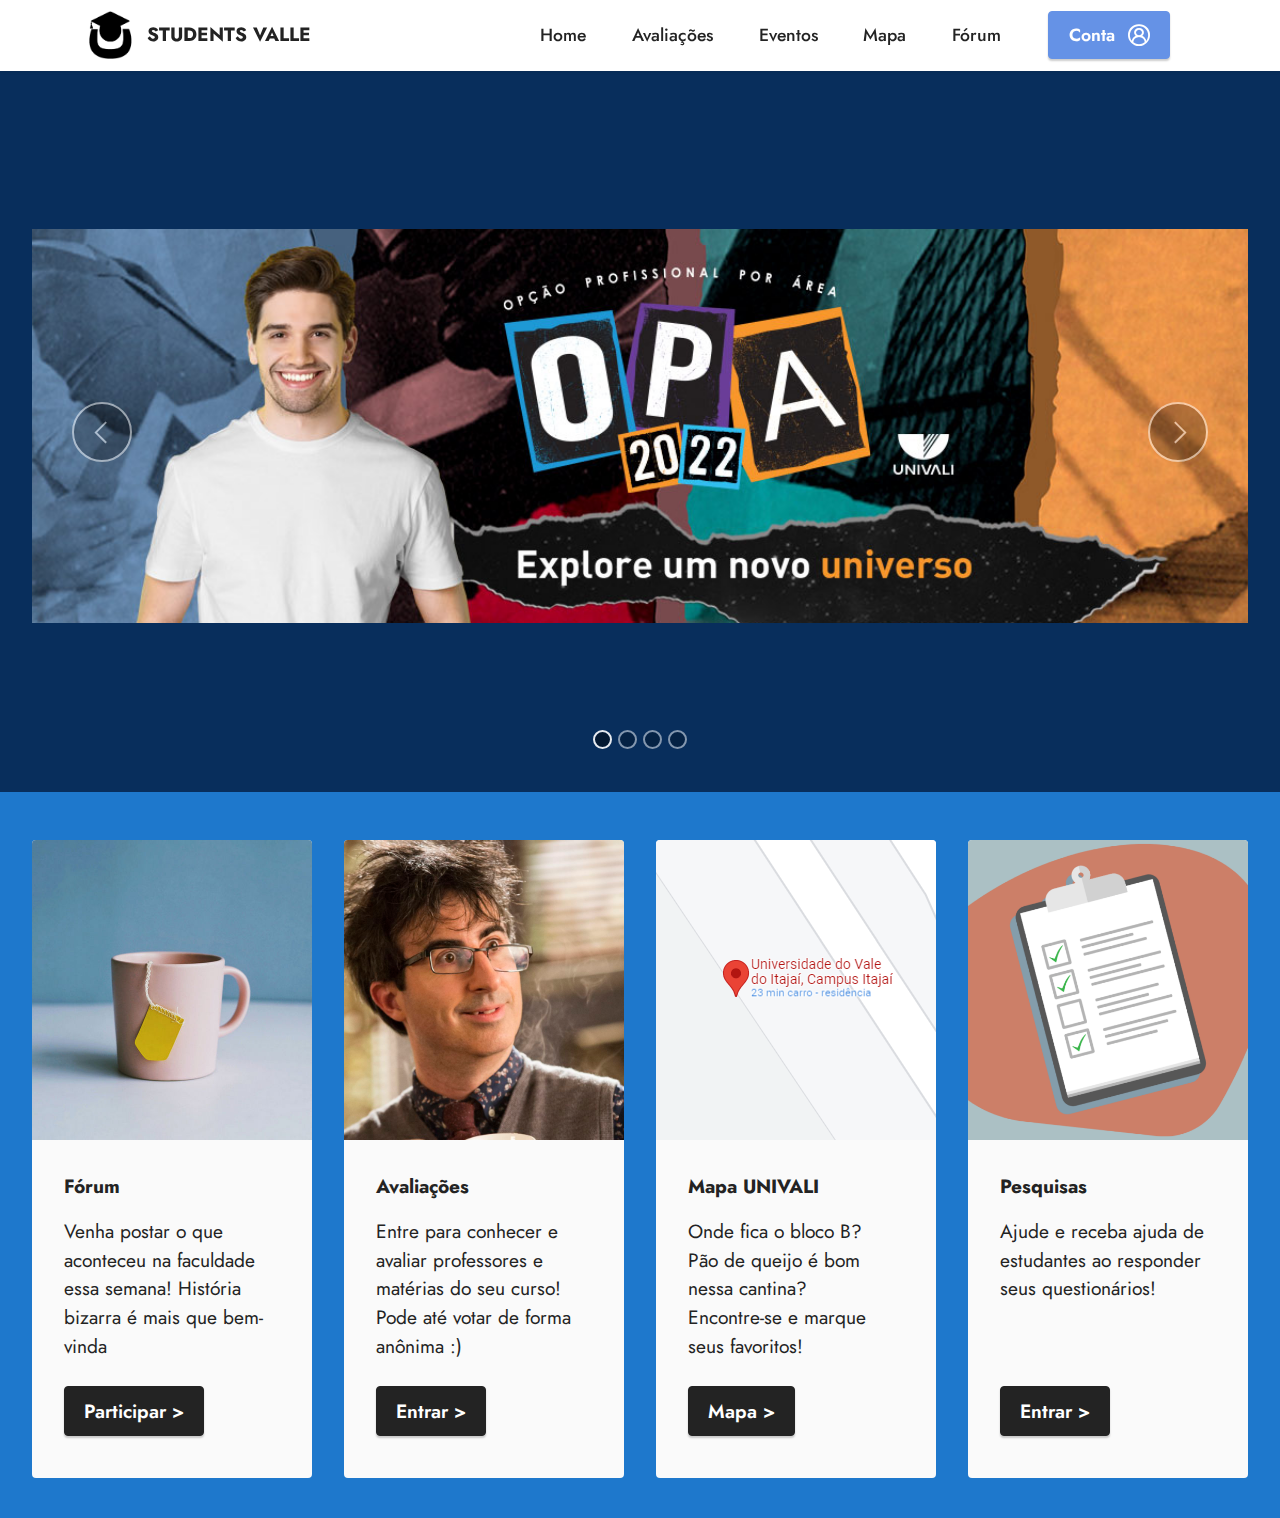
<file: index.html>
<!DOCTYPE html>
<html  >
<head>
  <!-- Site made with Mobirise Website Builder v5.6.13, https://mobirise.com -->
  <meta charset="UTF-8">
  <meta http-equiv="X-UA-Compatible" content="IE=edge">
  <meta name="generator" content="Mobirise v5.6.13, mobirise.com">
  <meta name="twitter:card" content="summary_large_image"/>
  <meta name="twitter:image:src" content="">
  <meta property="og:image" content="">
  <meta name="twitter:title" content="Home">
  <meta name="viewport" content="width=device-width, initial-scale=1, minimum-scale=1">
  <link rel="shortcut icon" href="assets/images/logo-1.png" type="image/x-icon">
  <meta name="description" content="">
  
  
  <title>Home</title>
  <link rel="stylesheet" href="assets/web/assets/mobirise-icons2/mobirise2.css">
  <link rel="stylesheet" href="assets/bootstrap/css/bootstrap.min.css">
  <link rel="stylesheet" href="assets/bootstrap/css/bootstrap-grid.min.css">
  <link rel="stylesheet" href="assets/bootstrap/css/bootstrap-reboot.min.css">
  <link rel="stylesheet" href="assets/dropdown/css/style.css">
  <link rel="stylesheet" href="assets/socicon/css/styles.css">
  <link rel="stylesheet" href="assets/theme/css/style.css">
  <link rel="preload" href="https://fonts.googleapis.com/css?family=Jost:100,200,300,400,500,600,700,800,900,100i,200i,300i,400i,500i,600i,700i,800i,900i&display=swap" as="style" onload="this.onload=null;this.rel='stylesheet'">
  <noscript><link rel="stylesheet" href="https://fonts.googleapis.com/css?family=Jost:100,200,300,400,500,600,700,800,900,100i,200i,300i,400i,500i,600i,700i,800i,900i&display=swap"></noscript>
  <link rel="preload" as="style" href="assets/mobirise/css/mbr-additional.css"><link rel="stylesheet" href="assets/mobirise/css/mbr-additional.css" type="text/css">
  
  
  
  
</head>
<body>
  
  <section data-bs-version="5.1" class="menu menu2 cid-tlF8atp8Jl" once="menu" id="menu2-0">
    
    <nav class="navbar navbar-dropdown navbar-fixed-top navbar-expand-lg">
        <div class="container">
            <div class="navbar-brand">
                <span class="navbar-logo">
                    
                        <img src="assets/images/logo-1.png" alt="Logo" style="height: 3rem;">
                    
                </span>
                <span class="navbar-caption-wrap"><a class="navbar-caption text-black text-primary display-7" href="#">STUDENTS VALLE</a></span>
            </div>
            <button class="navbar-toggler" type="button" data-toggle="collapse" data-bs-toggle="collapse" data-target="#navbarSupportedContent" data-bs-target="#navbarSupportedContent" aria-controls="navbarNavAltMarkup" aria-expanded="false" aria-label="Toggle navigation">
                <div class="hamburger">
                    <span></span>
                    <span></span>
                    <span></span>
                    <span></span>
                </div>
            </button>
            <div class="collapse navbar-collapse" id="navbarSupportedContent">
                <ul class="navbar-nav nav-dropdown" data-app-modern-menu="true"><li class="nav-item"><a class="nav-link link text-black text-primary display-4" href="#">Home</a></li>
                    <li class="nav-item"><a class="nav-link link text-black text-primary display-4" href="avaliacoes.html">Avaliações</a></li><li class="nav-item"><a class="nav-link link text-black text-primary display-4" href="eventos.html">Eventos</a>
                    </li><li class="nav-item"><a class="nav-link link text-black text-primary display-4" href="mapa.html">Mapa</a></li><li class="nav-item"><a class="nav-link link text-black text-primary display-4" href="forum.html">Fórum</a></li></ul>
                
                <div class="navbar-buttons mbr-section-btn"><a class="btn btn-primary display-4" href="#"><span class="mobi-mbri mobi-mbri-user-2 mbr-iconfont mbr-iconfont-btn"></span>Conta&nbsp;</a></div>
            </div>
        </div>
    </nav>
</section>

<section data-bs-version="5.1" class="slider2 cid-tlL7KsVFPY" id="slider2-5">
    

    
    <div class="container-fluid">
        <div class="row justify-content-center">
            <div class="col-12 col-md-10 col-lg-12">
                <div class="carousel slide" id="tlNwleFIE0" data-ride="carousel" data-bs-ride="carousel" data-interval="5000" data-bs-interval="5000">
                    
                    <ol class="carousel-indicators">
                        <li data-slide-to="0" data-bs-slide-to="0" class="active" data-target="#tlNwleFIE0" data-bs-target="#tlNwleFIE0"></li><li data-slide-to="1" data-bs-slide-to="1" class="" data-target="#tlNwleFIE0" data-bs-target="#tlNwleFIE0"></li><li data-slide-to="2" data-bs-slide-to="2" class="" data-target="#tlNwleFIE0" data-bs-target="#tlNwleFIE0"></li><li data-slide-to="3" data-bs-slide-to="3" class="" data-target="#tlNwleFIE0" data-bs-target="#tlNwleFIE0"></li>
                        
                        
                    </ol>
                    <div class="carousel-inner">
                        
                        
                        <div class="carousel-item slider-image item active">
                            <div class="item-wrapper">
                                <img class="d-block w-100" src="assets/images/oppa-1.png" alt="" data-slide-to="0" data-bs-slide-to="0">
                                
                            </div>
                        </div><div class="carousel-item slider-image item">
                            <div class="item-wrapper">
                                <img class="d-block w-100" src="assets/images/festival-cultural-home.png" alt="" data-slide-to="1" data-bs-slide-to="1">
                                
                            </div>
                        </div><div class="carousel-item slider-image item">
                            <div class="item-wrapper">
                                <img class="d-block w-100" src="assets/images/halloween-home.png" alt="" data-slide-to="2" data-bs-slide-to="2">
                                
                            </div>
                        </div><div class="carousel-item slider-image item">
                            <div class="item-wrapper">
                                <img class="d-block w-100" src="assets/images/samba-home.png" alt="" data-slide-to="3" data-bs-slide-to="3">
                                
                            </div>
                        </div>
                    </div>
                    <a class="carousel-control carousel-control-prev" role="button" data-slide="prev" data-bs-slide="prev" href="#tlNwleFIE0">
                        <span class="mobi-mbri mobi-mbri-arrow-prev" aria-hidden="true"></span>
                        <span class="sr-only visually-hidden">Previous</span>
                    </a>
                    <a class="carousel-control carousel-control-next" role="button" data-slide="next" data-bs-slide="next" href="#tlNwleFIE0">
                        <span class="mobi-mbri mobi-mbri-arrow-next" aria-hidden="true"></span>
                        <span class="sr-only visually-hidden">Next</span>
                    </a>
                </div>
            </div>
        </div>
    </div>
</section>

<section data-bs-version="5.1" class="features3 cid-tlMSUb1Nzs" id="features3-8">
    
    
    <div class="container-fluid">
        
        <div class="row mt-4" style="padding-bottom: 20px;">
            <div class=" features-image сol-12 col-md-6 col-lg-3 active" style="padding-bottom: 20px;">
                <div class="item-wrapper">
                    <div class="item-img">
                        <img src="assets/images/product2.jpg" alt="">
                    </div>
                    <div class="item-content">
                        <h5 class="item-title mbr-fonts-style display-7"><strong>Fórum</strong><br></h5>
                        
                        <p class="mbr-text mbr-fonts-style mt-3 display-7">Venha postar o que aconteceu na faculdade essa semana! História bizarra é mais que bem-vinda</p>
                    </div>
                    <div class="mbr-section-btn item-footer mt-2"><a href="forum.html" class="btn item-btn btn-black display-7">Participar &gt;</a></div>
                </div>
            </div><div class=" features-image сol-12 col-md-6 col-lg-3" style="padding-bottom: 20px;">
                <div class="item-wrapper">
                    <div class="item-img">
                        <img src="assets/images/professor.png" alt="" data-bs-slide-to="1" data-slide-to="1">
                    </div>
                    <div class="item-content">
                        <h5 class="item-title mbr-fonts-style display-7"><strong>Avaliações</strong></h5>
                        
                        <p class="mbr-text mbr-fonts-style mt-3 display-7">Entre para conhecer e avaliar professores e matérias do seu curso!
<br>Pode até votar de forma anônima :)<br></p>
                    </div>
                    <div class="mbr-section-btn item-footer mt-2"><a href="avaliacoes.html" class="btn item-btn btn-black display-7">Entrar &gt;</a></div>
                </div>
            </div><div class=" features-image сol-12 col-md-6 col-lg-3" style="padding-bottom: 20px;">
                <div class="item-wrapper">
                    <div class="item-img">
                        <img src="assets/images/mapa-home-1.png" alt="" data-slide-to="2" data-bs-slide-to="2">
                    </div>
                    <div class="item-content">
                        <h5 class="item-title mbr-fonts-style display-7"><strong>Mapa UNIVALI</strong></h5>
                        
                        <p class="mbr-text mbr-fonts-style mt-3 display-7">Onde fica o bloco B?
<br>Pão de queijo é bom nessa cantina?
<br>Encontre-se e marque seus favoritos!</p>
                    </div>
                    <div class="mbr-section-btn item-footer mt-2"><a href="mapa.html" class="btn item-btn btn-black display-7">Mapa &gt;</a></div>
                </div>
            </div>
            
            <div class="features-image сol-12 col-md-6 col-lg-3" style="padding-bottom: 20px;">
                <div class="item-wrapper">
                    <div class="item-img">
                        <img src="assets/images/questionario-home.png" alt="" data-slide-to="3" data-bs-slide-to="3">
                    </div>
                    <div class="item-content">
                        <h5 class="item-title mbr-fonts-style display-7"><strong>Pesquisas</strong></h5>
                        
                        <p class="mbr-text mbr-fonts-style mt-3 display-7">Ajude e receba ajuda de estudantes ao responder seus questionários!</p>
                    </div>
                    <div class="mbr-section-btn item-footer mt-2"><a href="#" class="btn item-btn btn-black display-7">Entrar &gt;</a></div>
                </div>
            </div>
        </div>
    </div>
</section>

<section class="display-7" style="padding: 0;align-items: center;justify-content: center;flex-wrap: wrap;    align-content: center;display: flex;position: relative;height: 4rem;background-color: #1e78cc; height: 1%;"><a href="https://mobiri.se/2896495" style="flex: 1 1;height: 4rem;position: absolute;width: 100%;z-index: 1; display: none;"><img alt="" style="height: 4rem;" src="[data-uri]"></a><p style="margin: 0;text-align: center; display: none;" class="display-7">Built with &#8204;</p><a style="z-index:1; display: none;" href="https://mobirise.com"> Website  Software</a></section>
<script src="assets/bootstrap/js/bootstrap.bundle.min.js"></script>  <script src="assets/smoothscroll/smooth-scroll.js"></script>  <script src="assets/ytplayer/index.js"></script>  <script src="assets/dropdown/js/navbar-dropdown.js"></script>  <script src="assets/embla/embla.min.js"></script>  <script src="assets/embla/script.js"></script>  <script src="assets/theme/js/script.js"></script>  
  
  
</body>
</html>
</file>
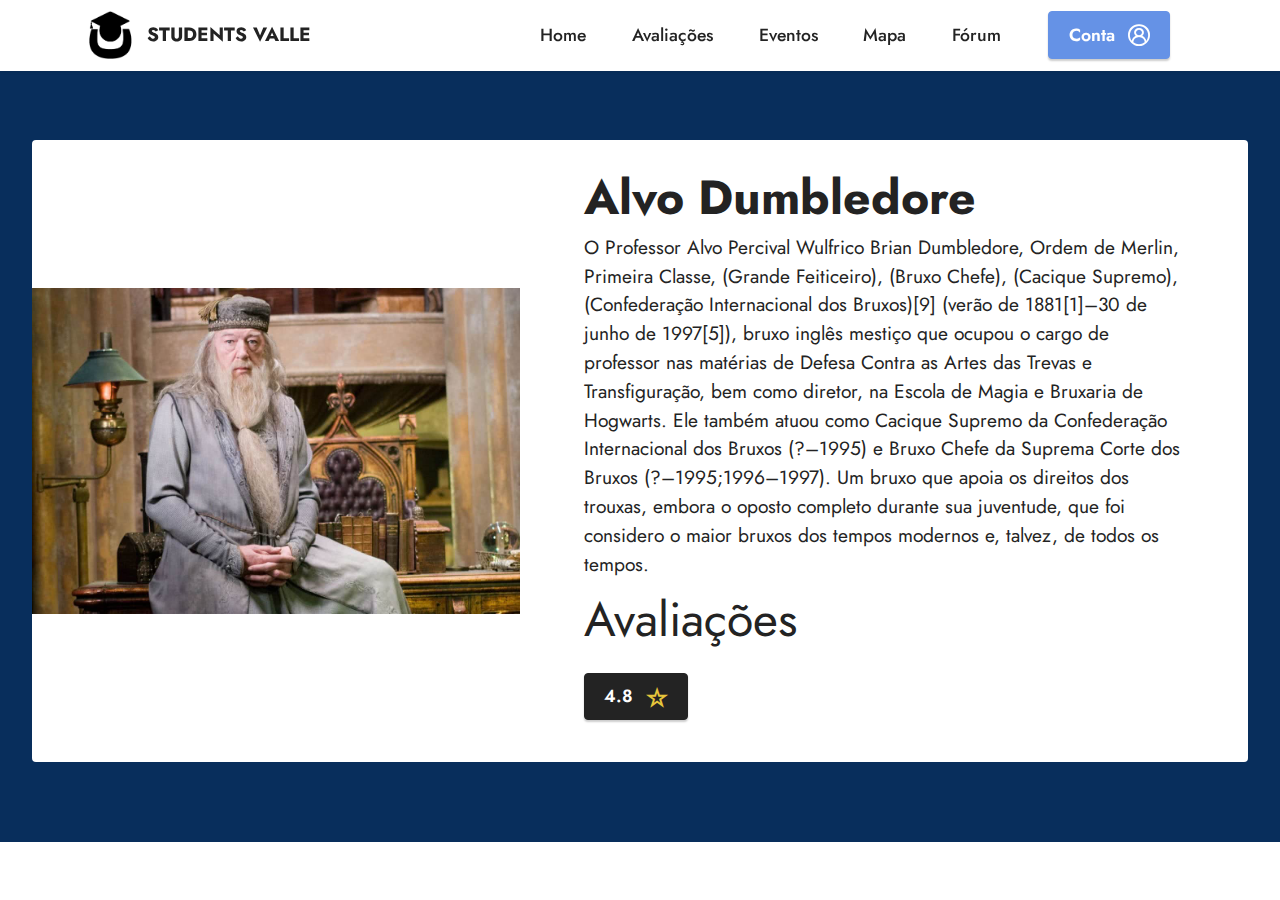
<file: avaliacoes.html>
<!DOCTYPE html>
<html  >
<head>
  <!-- Site made with Mobirise Website Builder v5.6.13, https://mobirise.com -->
  <meta charset="UTF-8">
  <meta http-equiv="X-UA-Compatible" content="IE=edge">
  <meta name="generator" content="Mobirise v5.6.13, mobirise.com">
  <meta name="twitter:card" content="summary_large_image"/>
  <meta name="twitter:image:src" content="">
  <meta property="og:image" content="">
  <meta name="twitter:title" content="Avaliacoes">
  <meta name="viewport" content="width=device-width, initial-scale=1, minimum-scale=1">
  <link rel="shortcut icon" href="assets/images/logo-1.png" type="image/x-icon">
  <meta name="description" content="">
  
  
  <title>Avaliacoes</title>
  <link rel="stylesheet" href="assets/web/assets/mobirise-icons2/mobirise2.css">
  <link rel="stylesheet" href="assets/bootstrap/css/bootstrap.min.css">
  <link rel="stylesheet" href="assets/bootstrap/css/bootstrap-grid.min.css">
  <link rel="stylesheet" href="assets/bootstrap/css/bootstrap-reboot.min.css">
  <link rel="stylesheet" href="assets/dropdown/css/style.css">
  <link rel="stylesheet" href="assets/socicon/css/styles.css">
  <link rel="stylesheet" href="assets/theme/css/style.css">
  <link rel="preload" href="https://fonts.googleapis.com/css?family=Jost:100,200,300,400,500,600,700,800,900,100i,200i,300i,400i,500i,600i,700i,800i,900i&display=swap" as="style" onload="this.onload=null;this.rel='stylesheet'">
  <noscript><link rel="stylesheet" href="https://fonts.googleapis.com/css?family=Jost:100,200,300,400,500,600,700,800,900,100i,200i,300i,400i,500i,600i,700i,800i,900i&display=swap"></noscript>
  <link rel="preload" as="style" href="assets/mobirise/css/mbr-additional.css"><link rel="stylesheet" href="assets/mobirise/css/mbr-additional.css" type="text/css">
  
  
  
  
</head>
<body>
  
  <section data-bs-version="5.1" class="menu menu2 cid-tlF8atp8Jl" once="menu" id="menu2-9">
    
    <nav class="navbar navbar-dropdown navbar-fixed-top navbar-expand-lg">
        <div class="container">
            <div class="navbar-brand">
                <span class="navbar-logo">
                    
                        <img src="assets/images/logo-1.png" alt="Logo" style="height: 3rem;">
                    
                </span>
                <span class="navbar-caption-wrap"><a class="navbar-caption text-black text-primary display-7" href="#">STUDENTS VALLE</a></span>
            </div>
            <button class="navbar-toggler" type="button" data-toggle="collapse" data-bs-toggle="collapse" data-target="#navbarSupportedContent" data-bs-target="#navbarSupportedContent" aria-controls="navbarNavAltMarkup" aria-expanded="false" aria-label="Toggle navigation">
                <div class="hamburger">
                    <span></span>
                    <span></span>
                    <span></span>
                    <span></span>
                </div>
            </button>
            <div class="collapse navbar-collapse" id="navbarSupportedContent">
                <ul class="navbar-nav nav-dropdown" data-app-modern-menu="true"><li class="nav-item"><a class="nav-link link text-black text-primary display-4" href="index.html">Home</a></li>
                    <li class="nav-item"><a class="nav-link link text-black text-primary display-4" href="#">Avaliações</a></li><li class="nav-item"><a class="nav-link link text-black text-primary display-4" href="eventos.html">Eventos</a>
                    </li><li class="nav-item"><a class="nav-link link text-black text-primary display-4" href="mapa.html">Mapa</a></li><li class="nav-item"><a class="nav-link link text-black text-primary display-4" href="forum.html">Fórum</a></li></ul>
                
                <div class="navbar-buttons mbr-section-btn"><a class="btn btn-primary display-4" href="#"><span class="mobi-mbri mobi-mbri-user-2 mbr-iconfont mbr-iconfont-btn"></span>Conta&nbsp;</a></div>
            </div>
        </div>
    </nav>
</section>

<section data-bs-version="5.1" class="features6 cid-tlNchtaM1C" id="features7-d">
    <!---->
    

    
    
    <div class="container-fluid">
        <div class="card-wrapper">
            <div class="row align-items-center">
                <div class="col-12 col-lg-5">
                    <div class="image-wrapper">
                        <img src="assets/images/dumbledore.jpg" alt="">
                    </div>
                </div>
                <div class="col-12 col-lg">
                    <div class="text-box">
                        <h5 class="mbr-title mbr-fonts-style display-2"><strong>Alvo Dumbledore</strong></h5>
                        <p class="mbr-text mbr-fonts-style display-7">O Professor Alvo Percival Wulfrico Brian Dumbledore, Ordem de Merlin, Primeira Classe, (Grande Feiticeiro), (Bruxo Chefe), (Cacique Supremo), (Confederação Internacional dos Bruxos)[9] (verão de 1881[1]–30 de junho de 1997[5]), bruxo inglês mestiço que ocupou o cargo de professor nas matérias de Defesa Contra as Artes das Trevas e Transfiguração, bem como diretor, na Escola de Magia e Bruxaria de Hogwarts. Ele também atuou como Cacique Supremo da Confederação Internacional dos Bruxos (?–1995) e Bruxo Chefe da Suprema Corte dos Bruxos (?–1995;1996–1997). Um bruxo que apoia os direitos dos trouxas, embora o oposto completo durante sua juventude, que foi considero o maior bruxos dos tempos modernos e, talvez, de todos os tempos.</p>
                        <div class="cost">
                            <span class="currentcost mbr-fonts-style pr-2 display-2">Avaliações</span>
                            <span class="oldcost mbr-fonts-style display-2"></span>
                        </div>
                        <div class="mbr-section-btn pt-3"><a href="#" class="btn btn-black display-4"><span class="mobi-mbri mobi-mbri-star mbr-iconfont mbr-iconfont-btn" style="color: rgb(230, 198, 59);"></span>4.8&nbsp;</a></div>
                    </div>
                </div>
            </div>
        </div>
    </div>
</section>

<section class="display-7" style="padding: 0;align-items: center;justify-content: center;flex-wrap: wrap;    align-content: center;display: flex;position: relative;height: 4rem;background-color: #1e78cc; height: 1%;"><a href="https://mobiri.se/2896495" style="flex: 1 1;height: 4rem;position: absolute;width: 100%;z-index: 1; display: none;"><img alt="" style="height: 4rem;" src="[data-uri]"></a><p style="margin: 0;text-align: center; display: none;" class="display-7">Built with &#8204;</p><a style="z-index:1; display: none;" href="https://mobirise.com"> Website  Software</a></section>
<script src="assets/bootstrap/js/bootstrap.bundle.min.js"></script>  <script src="assets/smoothscroll/smooth-scroll.js"></script>  <script src="assets/ytplayer/index.js"></script>  <script src="assets/dropdown/js/navbar-dropdown.js"></script>  <script src="assets/embla/embla.min.js"></script>  <script src="assets/embla/script.js"></script>  <script src="assets/theme/js/script.js"></script>  
  
  
</body>
</html>
</file>
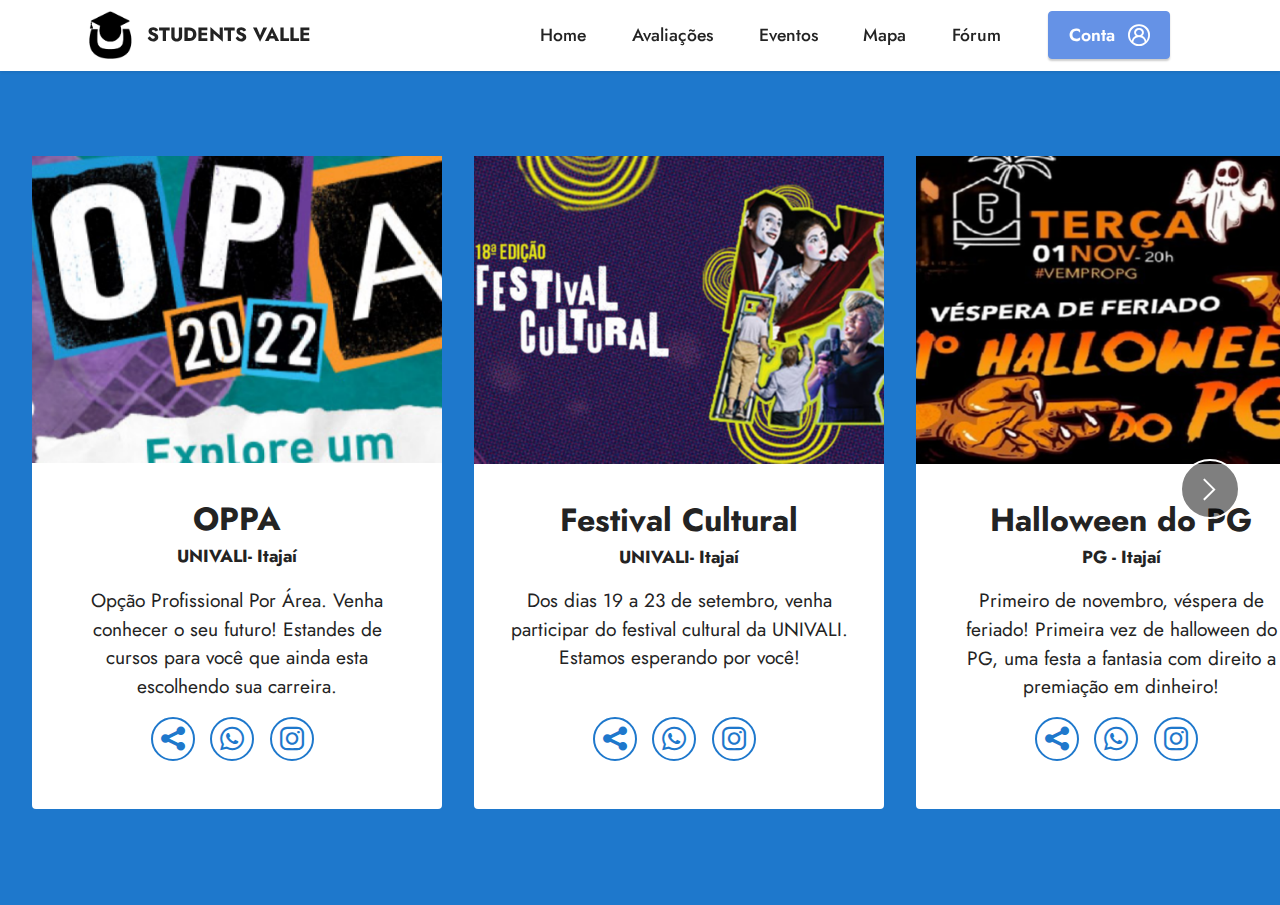
<file: eventos.html>
<!DOCTYPE html>
<html  >
<head>
  <!-- Site made with Mobirise Website Builder v5.6.13, https://mobirise.com -->
  <meta charset="UTF-8">
  <meta http-equiv="X-UA-Compatible" content="IE=edge">
  <meta name="generator" content="Mobirise v5.6.13, mobirise.com">
  <meta name="twitter:card" content="summary_large_image"/>
  <meta name="twitter:image:src" content="">
  <meta property="og:image" content="">
  <meta name="twitter:title" content="Eventos">
  <meta name="viewport" content="width=device-width, initial-scale=1, minimum-scale=1">
  <link rel="shortcut icon" href="assets/images/logo-1.png" type="image/x-icon">
  <meta name="description" content="">
  
  
  <title>Eventos</title>
  <link rel="stylesheet" href="assets/web/assets/mobirise-icons2/mobirise2.css">
  <link rel="stylesheet" href="assets/bootstrap/css/bootstrap.min.css">
  <link rel="stylesheet" href="assets/bootstrap/css/bootstrap-grid.min.css">
  <link rel="stylesheet" href="assets/bootstrap/css/bootstrap-reboot.min.css">
  <link rel="stylesheet" href="assets/dropdown/css/style.css">
  <link rel="stylesheet" href="assets/socicon/css/styles.css">
  <link rel="stylesheet" href="assets/theme/css/style.css">
  <link rel="preload" href="https://fonts.googleapis.com/css?family=Jost:100,200,300,400,500,600,700,800,900,100i,200i,300i,400i,500i,600i,700i,800i,900i&display=swap" as="style" onload="this.onload=null;this.rel='stylesheet'">
  <noscript><link rel="stylesheet" href="https://fonts.googleapis.com/css?family=Jost:100,200,300,400,500,600,700,800,900,100i,200i,300i,400i,500i,600i,700i,800i,900i&display=swap"></noscript>
  <link rel="preload" as="style" href="assets/mobirise/css/mbr-additional.css"><link rel="stylesheet" href="assets/mobirise/css/mbr-additional.css" type="text/css">
  
  
  
  
</head>
<body>
  
  <section data-bs-version="5.1" class="menu menu2 cid-tlF8atp8Jl" once="menu" id="menu2-e">
    
    <nav class="navbar navbar-dropdown navbar-fixed-top navbar-expand-lg">
        <div class="container">
            <div class="navbar-brand">
                <span class="navbar-logo">
                    
                        <img src="assets/images/logo-1.png" alt="Logo" style="height: 3rem;">
                    
                </span>
                <span class="navbar-caption-wrap"><a class="navbar-caption text-black text-primary display-7" href="#">STUDENTS VALLE</a></span>
            </div>
            <button class="navbar-toggler" type="button" data-toggle="collapse" data-bs-toggle="collapse" data-target="#navbarSupportedContent" data-bs-target="#navbarSupportedContent" aria-controls="navbarNavAltMarkup" aria-expanded="false" aria-label="Toggle navigation">
                <div class="hamburger">
                    <span></span>
                    <span></span>
                    <span></span>
                    <span></span>
                </div>
            </button>
            <div class="collapse navbar-collapse" id="navbarSupportedContent">
                <ul class="navbar-nav nav-dropdown" data-app-modern-menu="true"><li class="nav-item"><a class="nav-link link text-black text-primary display-4" href="index.html">Home</a></li>
                    <li class="nav-item"><a class="nav-link link text-black text-primary display-4" href="avaliacoes.html">Avaliações</a></li><li class="nav-item"><a class="nav-link link text-black text-primary display-4" href="#">Eventos</a>
                    </li><li class="nav-item"><a class="nav-link link text-black text-primary display-4" href="mapa.html">Mapa</a></li><li class="nav-item"><a class="nav-link link text-black text-primary display-4" href="forum.html">Fórum</a></li></ul>
                
                <div class="navbar-buttons mbr-section-btn"><a class="btn btn-primary display-4" href="#"><span class="mobi-mbri mobi-mbri-user-2 mbr-iconfont mbr-iconfont-btn"></span>Conta&nbsp;</a></div>
            </div>
        </div>
    </nav>
</section>

<section data-bs-version="5.1" class="slider3 mbr-embla cid-tlNgrkX1Ap" id="slider3-f">
    

    
    
    <div class="position-relative text-center">
        
        <div class="embla" data-skip-snaps="true" data-align="center" data-contain-scroll="trimSnaps" data-auto-play-interval="5">
            <div class="embla__viewport container-fluid">
                <div class="embla__container">
                    
                    
                    
                    <div class="embla__slide slider-image item active" style="margin-left: 1rem; margin-right: 1rem;">
                        <div class="card-wrap">
                            <div class="item-wrapper position-relative">
                                <div class="image-wrap">
                                    <img src="assets/images/oppa-5.png" alt="" data-slide-to="1" data-bs-slide-to="1">
                                </div>
                            </div>
                            <div class="content-wrap">
                                <h5 class="mbr-section-title card-title mbr-fonts-style align-center m-0 display-5">
                                    <strong>OPPA</strong></h5>
                                <h6 class="mbr-role mbr-fonts-style align-center mb-3 display-4">
                                    <strong>UNIVALI- Itajaí</strong></h6>
                                <p class="card-text mbr-fonts-style align-center display-7">Opção Profissional Por Área. Venha conhecer o seu futuro! Estandes de cursos para você que ainda esta escolhendo sua carreira.</p>
                                <div class="social-row display-7">
                                    <div class="soc-item">
                                        <a href="#">
                                            <span class="mbr-iconfont socicon-sharethis socicon"></span>
                                        </a>
                                    </div>
                                    <div class="soc-item">
                                        <a href="#">
                                            <span class="mbr-iconfont socicon-whatsapp socicon"></span>
                                        </a>
                                    </div>
                                    <div class="soc-item">
                                        <a href="#">
                                            <span class="mbr-iconfont socicon-instagram socicon"></span>
                                        </a>
                                    </div>
                                    
                                    
                                </div>
                                
                            </div>
                        </div>
                    </div><div class="embla__slide slider-image item" style="margin-left: 1rem; margin-right: 1rem;">
                        <div class="card-wrap">
                            <div class="item-wrapper position-relative">
                                <div class="image-wrap">
                                    <img src="assets/images/festival-cultural-home-1.png" alt="" data-slide-to="1" data-bs-slide-to="2">
                                </div>
                            </div>
                            <div class="content-wrap">
                                <h5 class="mbr-section-title card-title mbr-fonts-style align-center m-0 display-5">
                                    <strong>Festival Cultural</strong></h5>
                                <h6 class="mbr-role mbr-fonts-style align-center mb-3 display-4">
                                    <strong>UNIVALI- Itajaí</strong></h6>
                                <p class="card-text mbr-fonts-style align-center display-7">Dos dias 19 a 23 de setembro, venha participar do festival cultural da UNIVALI. Estamos esperando por você!<br><br></p>
                                <div class="social-row display-7">
                                    <div class="soc-item">
                                        <a href="#">
                                            <span class="mbr-iconfont socicon-sharethis socicon"></span>
                                        </a>
                                    </div>
                                    <div class="soc-item">
                                        <a href="#">
                                            <span class="mbr-iconfont socicon-whatsapp socicon"></span>
                                        </a>
                                    </div>
                                    <div class="soc-item">
                                        <a href="#">
                                            <span class="mbr-iconfont socicon-instagram socicon"></span>
                                        </a>
                                    </div>
                                    
                                    
                                </div>
                                
                            </div>
                        </div>
                    </div><div class="embla__slide slider-image item" style="margin-left: 1rem; margin-right: 1rem;">
                        <div class="card-wrap">
                            <div class="item-wrapper position-relative">
                                <div class="image-wrap">
                                    <img src="assets/images/halloween-home-1.png" alt="" data-slide-to="2" data-bs-slide-to="3">
                                </div>
                            </div>
                            <div class="content-wrap">
                                <h5 class="mbr-section-title card-title mbr-fonts-style align-center m-0 display-5"><strong>Halloween do PG</strong></h5>
                                <h6 class="mbr-role mbr-fonts-style align-center mb-3 display-4"><strong>PG - Itajaí</strong></h6>
                                <p class="card-text mbr-fonts-style align-center display-7">Primeiro de novembro, véspera de feriado! Primeira vez de halloween do PG, uma festa a fantasia com direito a premiação em dinheiro!<br></p>
                                <div class="social-row display-7">
                                    <div class="soc-item">
                                        <a href="#">
                                            <span class="mbr-iconfont socicon-sharethis socicon"></span>
                                        </a>
                                    </div>
                                    <div class="soc-item">
                                        <a href="#">
                                            <span class="mbr-iconfont socicon-whatsapp socicon"></span>
                                        </a>
                                    </div>
                                    <div class="soc-item">
                                        <a href="#">
                                            <span class="mbr-iconfont socicon-instagram socicon"></span>
                                        </a>
                                    </div>
                                    
                                    
                                </div>
                                
                            </div>
                        </div>
                    </div><div class="embla__slide slider-image item" style="margin-left: 1rem; margin-right: 1rem;">
                        <div class="card-wrap">
                            <div class="item-wrapper position-relative">
                                <div class="image-wrap">
                                    <img src="assets/images/samba-home-1.png" alt="" data-slide-to="3" data-bs-slide-to="4">
                                </div>
                            </div>
                            <div class="content-wrap">
                                <h5 class="mbr-section-title card-title mbr-fonts-style align-center m-0 display-5"><strong>Bendito Samba</strong></h5>
                                <h6 class="mbr-role mbr-fonts-style align-center mb-3 display-4"><strong>Marina - Balneário Camboriú</strong></h6>
                                <p class="card-text mbr-fonts-style align-center display-7">O samba com o pôr do sol mais lindo de Balneário Camboriú! Dia 12 novembro, às 14h você tem um encontro com o samba na marina de BC<br></p>
                                <div class="social-row display-7">
                                    <div class="soc-item">
                                        <a href="#">
                                            <span class="mbr-iconfont socicon-sharethis socicon"></span>
                                        </a>
                                    </div>
                                    <div class="soc-item">
                                        <a href="#">
                                            <span class="mbr-iconfont socicon-whatsapp socicon"></span>
                                        </a>
                                    </div>
                                    <div class="soc-item">
                                        <a href="#">
                                            <span class="mbr-iconfont socicon-instagram socicon"></span>
                                        </a>
                                    </div>
                                    
                                    
                                </div>
                                
                            </div>
                        </div>
                    </div>
                </div>
            </div>
            <button class="embla__button embla__button--prev">
                <span class="mobi-mbri mobi-mbri-arrow-prev mbr-iconfont" aria-hidden="true"></span>
                <span class="sr-only visually-hidden visually-hidden">Previous</span>
            </button>
            <button class="embla__button embla__button--next">
                <span class="mobi-mbri mobi-mbri-arrow-next mbr-iconfont" aria-hidden="true"></span>
                <span class="sr-only visually-hidden visually-hidden">Next</span>
            </button>
        </div>
    </div>
</section>

<section class="display-7" style="padding: 0;align-items: center;justify-content: center;flex-wrap: wrap;    align-content: center;display: flex;position: relative;height: 4rem;background-color: #1e78cc; height: 1%;"><a href="https://mobiri.se/2896495" style="flex: 1 1;height: 4rem;position: absolute;width: 100%;z-index: 1; display: none;"><img alt="" style="height: 4rem;" src="[data-uri]"></a><p style="margin: 0;text-align: center; display: none;" class="display-7">Built with &#8204;</p><a style="z-index:1; display: none;" href="https://mobirise.com"> Website  Software</a></section>
<script src="assets/bootstrap/js/bootstrap.bundle.min.js"></script>  <script src="assets/smoothscroll/smooth-scroll.js"></script>  <script src="assets/ytplayer/index.js"></script>  <script src="assets/dropdown/js/navbar-dropdown.js"></script>  <script src="assets/embla/embla.min.js"></script>  <script src="assets/embla/script.js"></script>  <script src="assets/theme/js/script.js"></script>  
  
  
</body>
</html>
</file>
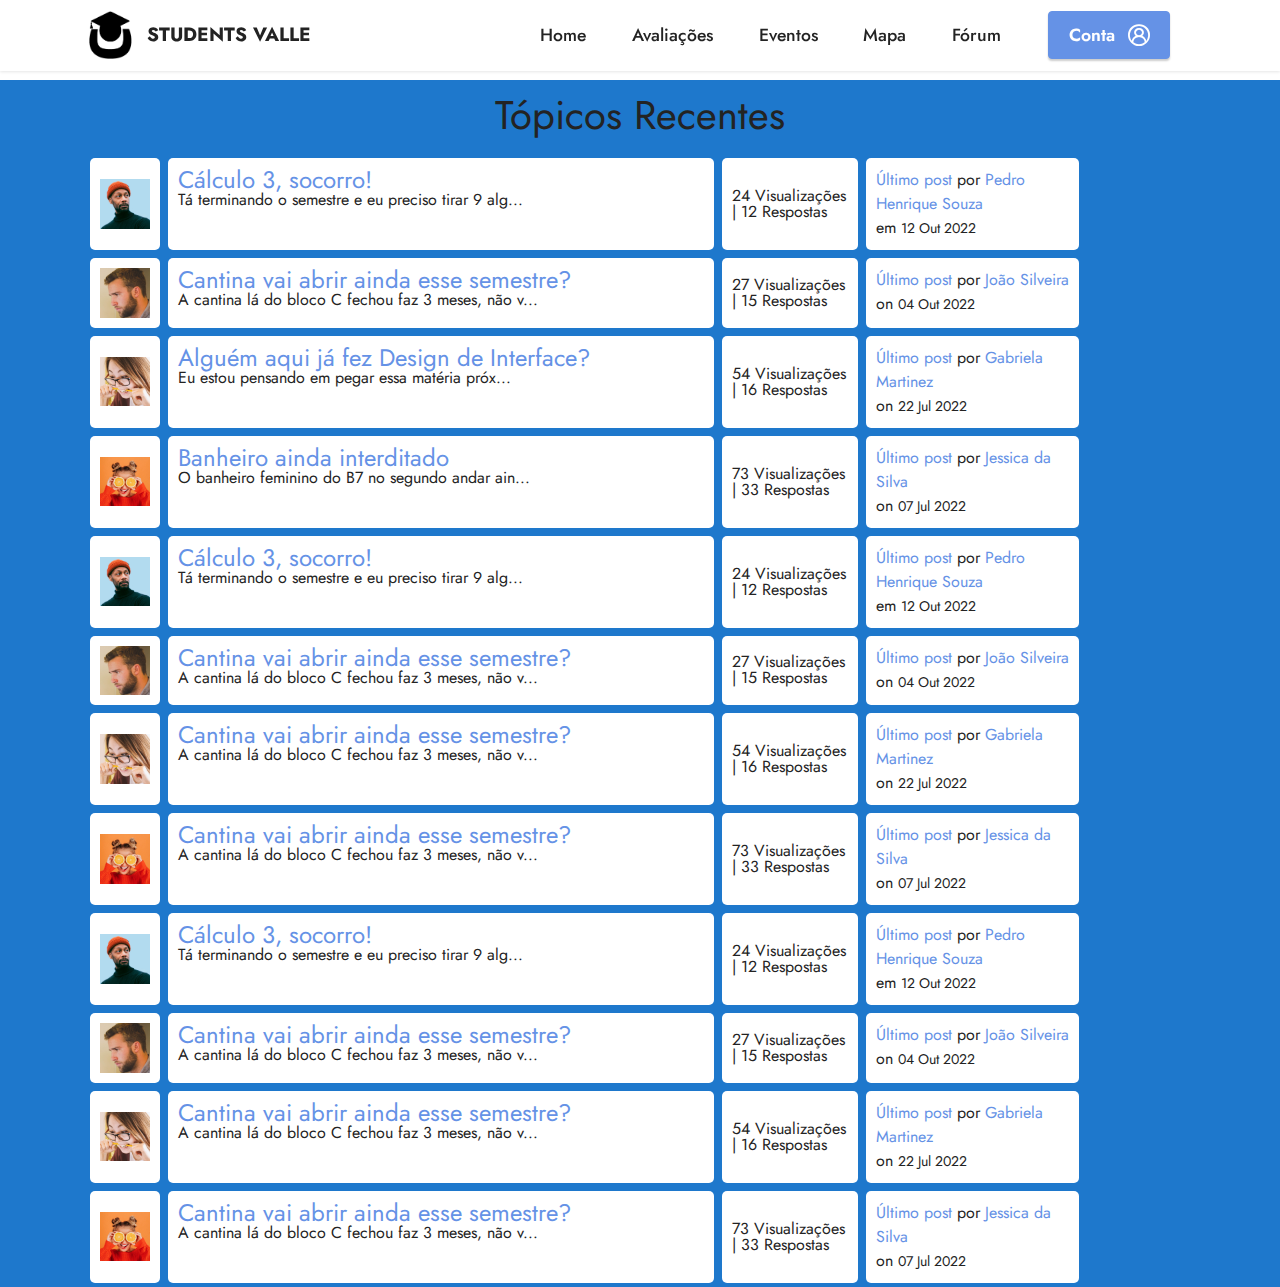
<file: forum.html>
<!DOCTYPE html>
<html  >
<head>
  <!-- Site made with Mobirise Website Builder v5.6.13, https://mobirise.com -->
  <meta charset="UTF-8">
  <meta http-equiv="X-UA-Compatible" content="IE=edge">

  <meta name="viewport" content="width=device-width, initial-scale=1, minimum-scale=1">
  <link rel="shortcut icon" href="assets/images/logo-1.png" type="image/x-icon">
  <meta name="description" content="">
  
  
  <title>Forum</title>
  <link rel="stylesheet" href="assets/web/assets/mobirise-icons2/mobirise2.css">
  <link rel="stylesheet" href="assets/bootstrap/css/bootstrap.min.css">
  <link rel="stylesheet" href="assets/bootstrap/css/bootstrap-grid.min.css">
  <link rel="stylesheet" href="assets/bootstrap/css/bootstrap-reboot.min.css">
  <link rel="stylesheet" href="assets/dropdown/css/style.css">
  <link rel="stylesheet" href="assets/socicon/css/styles.css">
  <link rel="stylesheet" href="assets/theme/css/style.css">
  <link rel="stylesheet" href="style.css">
  <link rel="preload" href="https://fonts.googleapis.com/css?family=Jost:100,200,300,400,500,600,700,800,900,100i,200i,300i,400i,500i,600i,700i,800i,900i&display=swap" as="style" onload="this.onload=null;this.rel='stylesheet'">
  <noscript><link rel="stylesheet" href="https://fonts.googleapis.com/css?family=Jost:100,200,300,400,500,600,700,800,900,100i,200i,300i,400i,500i,600i,700i,800i,900i&display=swap"></noscript>
  <link rel="preload" as="style" href="assets/mobirise/css/mbr-additional.css"><link rel="stylesheet" href="assets/mobirise/css/mbr-additional.css" type="text/css">
  
  
  
  
</head>
<body>
  
  <section data-bs-version="5.1" class="menu menu2 cid-tlF8atp8Jl" once="menu" id="menu2-l">
    
    <nav class="navbar navbar-dropdown navbar-fixed-top navbar-expand-lg">
        <div class="container">
            <div class="navbar-brand">
                <span class="navbar-logo">
                    
                        <img src="assets/images/logo-1.png" alt="Logo" style="height: 3rem;">
                    
                </span>
                <span class="navbar-caption-wrap"><a class="navbar-caption text-black text-primary display-7" href="#">STUDENTS VALLE</a></span>
            </div>
            <button class="navbar-toggler" type="button" data-toggle="collapse" data-bs-toggle="collapse" data-target="#navbarSupportedContent" data-bs-target="#navbarSupportedContent" aria-controls="navbarNavAltMarkup" aria-expanded="false" aria-label="Toggle navigation">
                <div class="hamburger">
                    <span></span>
                    <span></span>
                    <span></span>
                    <span></span>
                </div>
            </button>
            <div class="collapse navbar-collapse" id="navbarSupportedContent">
                <ul class="navbar-nav nav-dropdown" data-app-modern-menu="true"><li class="nav-item"><a class="nav-link link text-black text-primary display-4" href="index.html">Home</a></li>
                    <li class="nav-item"><a class="nav-link link text-black text-primary display-4" href="avaliacoes.html">Avaliações</a></li><li class="nav-item"><a class="nav-link link text-black text-primary display-4" href="eventos.html">Eventos</a>
                    </li><li class="nav-item"><a class="nav-link link text-black text-primary display-4" href="mapa.html">Mapa</a></li><li class="nav-item"><a class="nav-link link text-black text-primary display-4" href="#">Fórum</a></li></ul>
                
                <div class="navbar-buttons mbr-section-btn"><a class="btn btn-primary display-4" href="#"><span class="mobi-mbri mobi-mbri-user-2 mbr-iconfont mbr-iconfont-btn"></span>Conta&nbsp;</a></div>
            </div>
        </div>
    </nav>
</section>




<section class="display-7" style="padding: 0;align-items: center;justify-content: center;flex-wrap: wrap;    align-content: center;display: flex;position: relative;height: 4rem;background-color: #1e78cc; height: 1%;"><a href="https://mobiri.se/2896495" style="flex: 1 1;height: 4rem;position: absolute;width: 100%;z-index: 1; display: none;"><img alt="" style="height: 4rem;" src="[data-uri]"></a><p style="margin: 0;text-align: center; display: none;" class="display-7">Built with &#8204;</p><a style="z-index:1; display: none;" href="https://mobirise.com"> Website  Software</a></section>
<script src="assets/bootstrap/js/bootstrap.bundle.min.js"></script>  <script src="assets/smoothscroll/smooth-scroll.js"></script>  <script src="assets/ytplayer/index.js"></script>  <script src="assets/dropdown/js/navbar-dropdown.js"></script>  <script src="assets/embla/embla.min.js"></script>  <script src="assets/embla/script.js"></script>  <script src="assets/theme/js/script.js"></script>  
<div style="background-color: #1e78cc">
<div class="container">
    
    <div class="subforum">
        <div class="subforum-title">
            <h1 style="text-align: center; margin:10px">Tópicos Recentes</h1>
        </div>
        <div class="subforum-row">
            <div class="subforum-icon subforum-column center">
                <i class="fa fa-car center"><img src="assets/images/team1.jpg" alt=""></i>
            </div>
            <div class="subforum-description subforum-column">
                <h4><a href="#">Cálculo 3, socorro!</a></h4>
                <p>Tá terminando o semestre e eu preciso tirar 9 alg...</p>
            </div>
            <div class="subforum-stats subforum-column center">
                <span>24 Visualizações | 12 Respostas</span>
            </div>
            <div class="subforum-info subforum-column">
                <b><a href="#">Último post</a></b> por <a href="#">Pedro Henrique Souza</a> 
                <br>em <small>12 Out 2022</small>
            </div>
        </div>
        <hr class="subforum-devider">
        <div class="subforum-row">
            <div class="subforum-icon subforum-column center">
                <i class="fa fa-car center"><img src="assets/images/mbr-1.jpg"></i>
            </div>
            <div class="subforum-description subforum-column">
                <h4><a href="#">Cantina vai abrir ainda esse semestre?</a></h4>
                <p>A cantina lá do bloco C fechou faz 3 meses, não v...</p>
            </div>
            <div class="subforum-stats subforum-column center">
                <span>27 Visualizações | 15 Respostas</span>
            </div>
            <div class="subforum-info subforum-column">
                <b><a href="#">Último post</a></b> por <a href="#">João Silveira</a> 
                <br>on <small>04 Out 2022</small>
            </div>
        </div>
        <hr class="subforum-devider">
        <div class="subforum-row">
            <div class="subforum-icon subforum-column center">
                <i class="fa fa-car center"><img src="assets/images/mbr.jpeg" alt=""></i>
            </div>
            <div class="subforum-description subforum-column">
                <h4><a href="#">Alguém aqui já fez Design de Interface?</a></h4>
                <p>Eu estou pensando em pegar essa matéria próx...</p>
            </div>
            <div class="subforum-stats subforum-column center">
                <span>54 Visualizações | 16 Respostas</span>
            </div>
            <div class="subforum-info subforum-column">
                <b><a href="#">Último post</a></b> por <a href="#">Gabriela Martinez</a> 
                <br>on <small>22 Jul 2022</small>
            </div>
        </div>
        <hr class="subforum-devider">
        <div class="subforum-row">
            <div class="subforum-icon subforum-column center">
                <i class="fa fa-car center"><img src="assets/images/team2.jpg"></i>
            </div>
            <div class="subforum-description subforum-column">
                <h4><a href="#">Banheiro ainda interditado</a></h4>
                <p>O banheiro feminino do B7 no segundo andar ain...</p>
            </div>
            <div class="subforum-stats subforum-column center">
                <span>73 Visualizações | 33 Respostas</span>
            </div>
            <div class="subforum-info subforum-column">
                <b><a href="#">Último post</a></b> por <a href="#">Jessica da Silva</a> 
                <br>on <small>07 Jul 2022</small>
            </div>
        </div>
        <hr class="subforum-devider">
        <div class="subforum-row">
            <div class="subforum-icon subforum-column center">
                <i class="fa fa-car center"><img src="assets/images/team1.jpg" alt=""></i>
            </div>
            <div class="subforum-description subforum-column">
                <h4><a href="#">Cálculo 3, socorro!</a></h4>
                <p>Tá terminando o semestre e eu preciso tirar 9 alg...</p>
            </div>
            <div class="subforum-stats subforum-column center">
                <span>24 Visualizações | 12 Respostas</span>
            </div>
            <div class="subforum-info subforum-column">
                <b><a href="#">Último post</a></b> por <a href="#">Pedro Henrique Souza</a> 
                <br>em <small>12 Out 2022</small>
            </div>
        </div>
        <hr class="subforum-devider">
        <div class="subforum-row">
            <div class="subforum-icon subforum-column center">
                <i class="fa fa-car center"><img src="assets/images/mbr-1.jpg"></i>
            </div>
            <div class="subforum-description subforum-column">
                <h4><a href="#">Cantina vai abrir ainda esse semestre?</a></h4>
                <p>A cantina lá do bloco C fechou faz 3 meses, não v...</p>
            </div>
            <div class="subforum-stats subforum-column center">
                <span>27 Visualizações | 15 Respostas</span>
            </div>
            <div class="subforum-info subforum-column">
                <b><a href="#">Último post</a></b> por <a href="#">João Silveira</a> 
                <br>on <small>04 Out 2022</small>
            </div>
        </div>
        <hr class="subforum-devider">
        <div class="subforum-row">
            <div class="subforum-icon subforum-column center">
                <i class="fa fa-car center"><img src="assets/images/mbr.jpeg" alt=""></i>
            </div>
            <div class="subforum-description subforum-column">
                <h4><a href="#">Cantina vai abrir ainda esse semestre?</a></h4>
                <p>A cantina lá do bloco C fechou faz 3 meses, não v...</p>
            </div>
            <div class="subforum-stats subforum-column center">
                <span>54 Visualizações | 16 Respostas</span>
            </div>
            <div class="subforum-info subforum-column">
                <b><a href="#">Último post</a></b> por <a href="#">Gabriela Martinez</a> 
                <br>on <small>22 Jul 2022</small>
            </div>
        </div>
        <hr class="subforum-devider">
        <div class="subforum-row">
            <div class="subforum-icon subforum-column center">
                <i class="fa fa-car center"><img src="assets/images/team2.jpg"></i>
            </div>
            <div class="subforum-description subforum-column">
                <h4><a href="#">Cantina vai abrir ainda esse semestre?</a></h4>
                <p>A cantina lá do bloco C fechou faz 3 meses, não v...</p>
            </div>
            <div class="subforum-stats subforum-column center">
                <span>73 Visualizações | 33 Respostas</span>
            </div>
            <div class="subforum-info subforum-column">
                <b><a href="#">Último post</a></b> por <a href="#">Jessica da Silva</a> 
                <br>on <small>07 Jul 2022</small>
            </div>
        </div>
        <hr class="subforum-devider">
        <div class="subforum-row">
            <div class="subforum-icon subforum-column center">
                <i class="fa fa-car center"><img src="assets/images/team1.jpg" alt=""></i>
            </div>
            <div class="subforum-description subforum-column">
                <h4><a href="#">Cálculo 3, socorro!</a></h4>
                <p>Tá terminando o semestre e eu preciso tirar 9 alg...</p>
            </div>
            <div class="subforum-stats subforum-column center">
                <span>24 Visualizações | 12 Respostas</span>
            </div>
            <div class="subforum-info subforum-column">
                <b><a href="#">Último post</a></b> por <a href="#">Pedro Henrique Souza</a> 
                <br>em <small>12 Out 2022</small>
            </div>
        </div>
        <hr class="subforum-devider">
        <div class="subforum-row">
            <div class="subforum-icon subforum-column center">
                <i class="fa fa-car center"><img src="assets/images/mbr-1.jpg"></i>
            </div>
            <div class="subforum-description subforum-column">
                <h4><a href="#">Cantina vai abrir ainda esse semestre?</a></h4>
                <p>A cantina lá do bloco C fechou faz 3 meses, não v...</p>
            </div>
            <div class="subforum-stats subforum-column center">
                <span>27 Visualizações | 15 Respostas</span>
            </div>
            <div class="subforum-info subforum-column">
                <b><a href="#">Último post</a></b> por <a href="#">João Silveira</a> 
                <br>on <small>04 Out 2022</small>
            </div>
        </div>
        <hr class="subforum-devider">
        <div class="subforum-row">
            <div class="subforum-icon subforum-column center">
                <i class="fa fa-car center"><img src="assets/images/mbr.jpeg" alt=""></i>
            </div>
            <div class="subforum-description subforum-column">
                <h4><a href="#">Cantina vai abrir ainda esse semestre?</a></h4>
                <p>A cantina lá do bloco C fechou faz 3 meses, não v...</p>
            </div>
            <div class="subforum-stats subforum-column center">
                <span>54 Visualizações | 16 Respostas</span>
            </div>
            <div class="subforum-info subforum-column">
                <b><a href="#">Último post</a></b> por <a href="#">Gabriela Martinez</a> 
                <br>on <small>22 Jul 2022</small>
            </div>
        </div>
        <hr class="subforum-devider">
        <div class="subforum-row">
            <div class="subforum-icon subforum-column center">
                <i class="fa fa-car center"><img src="assets/images/team2.jpg"></i>
            </div>
            <div class="subforum-description subforum-column">
                <h4><a href="#">Cantina vai abrir ainda esse semestre?</a></h4>
                <p>A cantina lá do bloco C fechou faz 3 meses, não v...</p>
            </div>
            <div class="subforum-stats subforum-column center">
                <span>73 Visualizações | 33 Respostas</span>
            </div>
            <div class="subforum-info subforum-column">
                <b><a href="#">Último post</a></b> por <a href="#">Jessica da Silva</a> 
                <br>on <small>07 Jul 2022</small>
            </div>
        </div>
        <hr class="subforum-devider">
    </div>
    <!---->
</div></div>
</body>
</html>
</file>
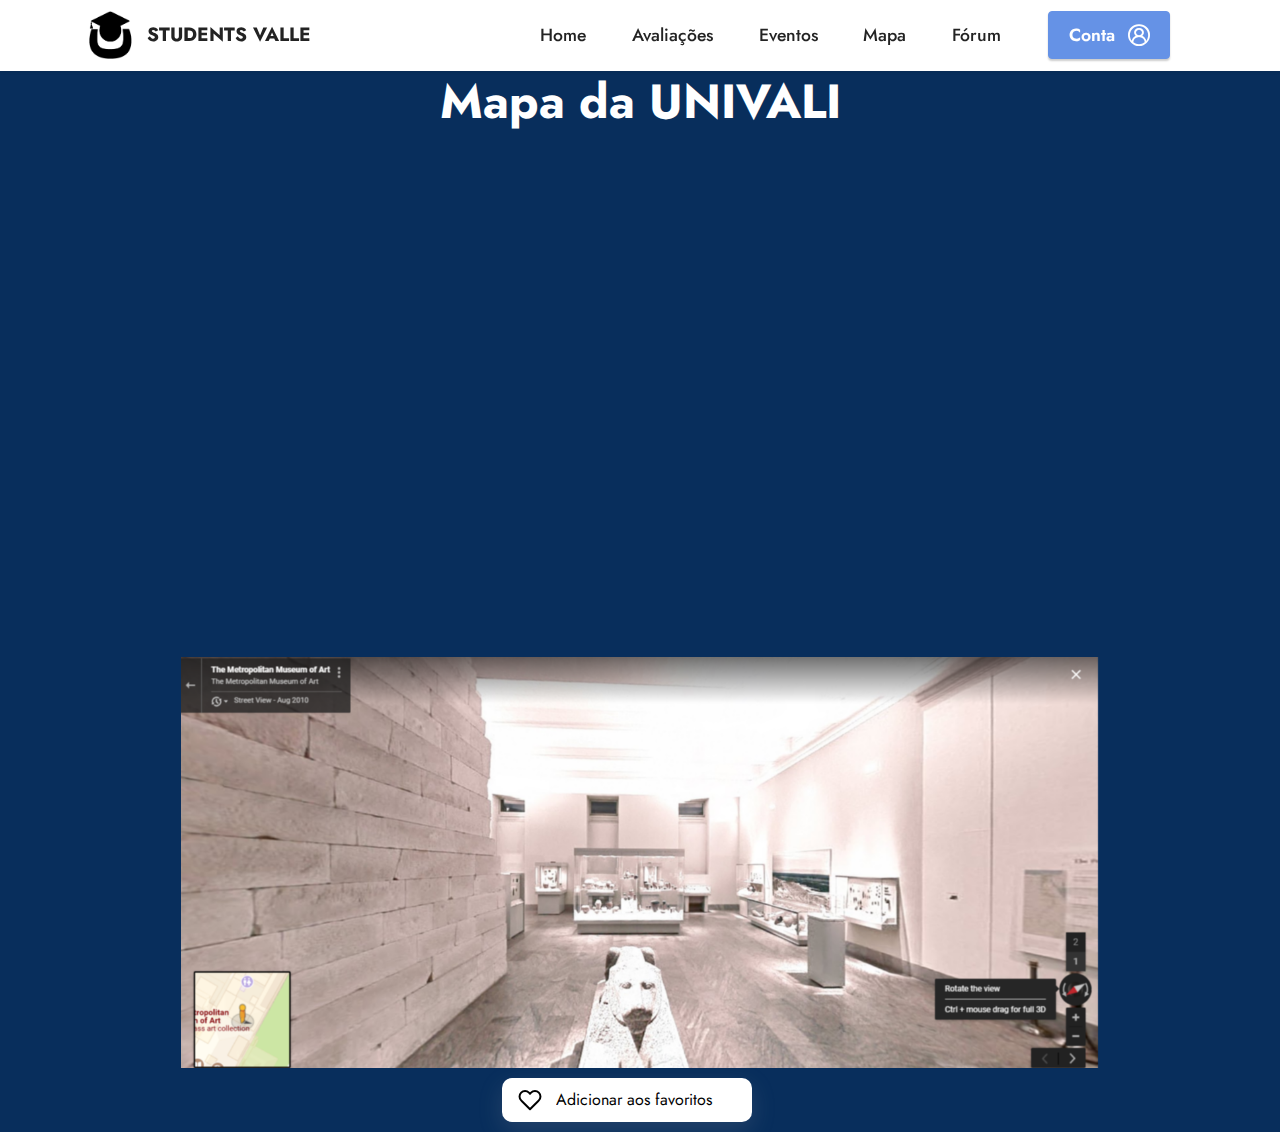
<file: mapa.html>
<!DOCTYPE html>
<html>

<head>
    <!-- Site made with Mobirise Website Builder v5.6.13, https://mobirise.com -->
    <meta charset="UTF-8">
    <meta http-equiv="X-UA-Compatible" content="IE=edge">
    <meta name="generator" content="Mobirise v5.6.13, mobirise.com">
    <meta name="twitter:card" content="summary_large_image" />
    <meta name="twitter:image:src" content="">
    <meta property="og:image" content="">
    <meta name="twitter:title" content="Mapa">
    <meta name="viewport" content="width=device-width, initial-scale=1, minimum-scale=1">
    <link rel="shortcut icon" href="assets/images/logo-1.png" type="image/x-icon">
    <meta name="description" content="">


    <title>Mapa</title>
    <link rel="stylesheet" href="assets/web/assets/mobirise-icons2/mobirise2.css">
    <link rel="stylesheet" href="assets/bootstrap/css/bootstrap.min.css">
    <link rel="stylesheet" href="assets/bootstrap/css/bootstrap-grid.min.css">
    <link rel="stylesheet" href="assets/bootstrap/css/bootstrap-reboot.min.css">
    <link rel="stylesheet" href="assets/dropdown/css/style.css">
    <link rel="stylesheet" href="assets/socicon/css/styles.css">
    <link rel="stylesheet" href="assets/theme/css/style.css">
    <link rel="preload"
        href="https://fonts.googleapis.com/css?family=Jost:100,200,300,400,500,600,700,800,900,100i,200i,300i,400i,500i,600i,700i,800i,900i&display=swap"
        as="style" onload="this.onload=null;this.rel='stylesheet'">
    <noscript>
        <link rel="stylesheet"
            href="https://fonts.googleapis.com/css?family=Jost:100,200,300,400,500,600,700,800,900,100i,200i,300i,400i,500i,600i,700i,800i,900i&display=swap">
    </noscript>
    <link rel="preload" as="style" href="assets/mobirise/css/mbr-additional.css">
    <link rel="stylesheet" href="assets/mobirise/css/mbr-additional.css" type="text/css">




</head>

<body>

    <section data-bs-version="5.1" class="menu menu2 cid-tlF8atp8Jl" once="menu" id="menu2-g">

        <nav class="navbar navbar-dropdown navbar-fixed-top navbar-expand-lg">
            <div class="container">
                <div class="navbar-brand">
                    <span class="navbar-logo">

                        <img src="assets/images/logo-1.png" alt="Logo" style="height: 3rem;">

                    </span>
                    <span class="navbar-caption-wrap"><a class="navbar-caption text-black text-primary display-7"
                            href="#">STUDENTS VALLE</a></span>
                </div>
                <button class="navbar-toggler" type="button" data-toggle="collapse" data-bs-toggle="collapse"
                    data-target="#navbarSupportedContent" data-bs-target="#navbarSupportedContent"
                    aria-controls="navbarNavAltMarkup" aria-expanded="false" aria-label="Toggle navigation">
                    <div class="hamburger">
                        <span></span>
                        <span></span>
                        <span></span>
                        <span></span>
                    </div>
                </button>
                <div class="collapse navbar-collapse" id="navbarSupportedContent">
                    <ul class="navbar-nav nav-dropdown" data-app-modern-menu="true">
                        <li class="nav-item"><a class="nav-link link text-black text-primary display-4"
                                href="index.html">Home</a></li>
                        <li class="nav-item"><a class="nav-link link text-black text-primary display-4"
                                href="avaliacoes.html">Avaliações</a></li>
                        <li class="nav-item"><a class="nav-link link text-black text-primary display-4"
                                href="eventos.html">Eventos</a>
                        </li>
                        <li class="nav-item"><a class="nav-link link text-black text-primary display-4"
                                href="#">Mapa</a></li>
                        <li class="nav-item"><a class="nav-link link text-black text-primary display-4"
                                href="forum.html">Fórum</a></li>
                    </ul>

                    <div class="navbar-buttons mbr-section-btn"><a class="btn btn-primary display-4" href="#"><span
                                class="mobi-mbri mobi-mbri-user-2 mbr-iconfont mbr-iconfont-btn"></span>Conta&nbsp;</a>
                    </div>
                </div>
            </div>
        </nav>
    </section>

    <section data-bs-version="5.1" class="map1 cid-tlNogfobUy" id="map1-j">



        <div class="container">
            <div class="mbr-section-head mb-4">
                <h3 class="mbr-section-title mbr-fonts-style align-center mb-0 display-2">
                    <strong>Mapa da UNIVALI</strong>
                </h3>

            </div>
            <div class="google-map"><iframe frameborder="0" style="border:0"
                    src="https://www.google.com/maps/embed/v1/place?key=AIzaSyCZI5F_k6S1k46ujh0SNrapM89f7mJxd30&amp;q=Univali"
                    allowfullscreen=""></iframe></div>
        </div>
    </section>

    <section data-bs-version="5.1" class="image3 cid-tlNoD71WNP" id="image3-k">



        <style>
            label {
                width: 250px;
                background-color: white;
                display: -webkit-box;
                display: -webkit-flex;
                display: flex;
                -webkit-box-align: center;
                -ms-flex-align: center;
                align-items: center;
                gap: 14px;
                padding: 10px 15px 10px 10px;
                cursor: pointer;
                -webkit-user-select: none;
                -moz-user-select: none;
                -ms-user-select: none;
                user-select: none;
                border-radius: 10px;
                -webkit-box-shadow: rgba(149, 157, 165, 0.2) 0px 8px 24px;
                box-shadow: rgba(149, 157, 165, 0.2) 0px 8px 24px;
                color: black;
            }

            input {
                display: none;
            }

            input:checked+label svg {
                fill: hsl(0deg 100% 50%);
                stroke: hsl(0deg 100% 50%);
                -webkit-animation: heartButton 1s;
                animation: heartButton 1s;

            }

            @-webkit-keyframes heartButton {
                0% {
                    -webkit-transform: scale(1);
                    transform: scale(1);
                }

                25% {
                    -webkit-transform: scale(1.3);
                    transform: scale(1.3);
                }

                50% {
                    -webkit-transform: scale(1);
                    transform: scale(1);
                }

                75% {
                    -webkit-transform: scale(1.3);
                    transform: scale(1.3);
                }

                100% {
                    -webkit-transform: scale(1);
                    transform: scale(1);
                }
            }


            @keyframes heartButton {
                0% {
                    -webkit-transform: scale(1);
                    transform: scale(1);
                }

                25% {
                    -webkit-transform: scale(1.3);
                    transform: scale(1.3);
                }

                50% {
                    -webkit-transform: scale(1);
                    transform: scale(1);
                }

                75% {
                    -webkit-transform: scale(1.3);
                    transform: scale(1.3);
                }

                100% {
                    -webkit-transform: scale(1);
                    transform: scale(1);
                }
            }

            input+label .action {
                position: relative;
                overflow: hidden;
                display: grid;
            }

            input+label .action span {
                grid-column-start: 1;
                grid-column-end: 1;
                grid-row-start: 1;
                grid-row-end: 1;
                -webkit-transition: all .5s;
                transition: all .5s;
            }


            input+label .action span.option-1 {
                -webkit-transform: translate(0px, 0%);
                -ms-transform: translate(0px, 0%);
                transform: translate(0px, 0%);
                opacity: 1;
            }


            input+label .action span.option-2 {
                -webkit-transform: translate(0px, 100%);
                -ms-transform: translate(0px, 100%);
                transform: translate(0px, 100%);
                opacity: 0;
            }

            input:checked+label .action span.option-1 {
                -webkit-transform: translate(0px, -100%);
                -ms-transform: translate(0px, -100%);
                transform: translate(0px, -100%);
                opacity: 0;
            }

            input:checked+label .action span.option-2 {
                -webkit-transform: translate(0px, 100%);
                -ms-transform: translate(0px, 100%);
                transform: translate(0px, 100%);
                opacity: 0;
            }

            input:checked+label .action span.option-2 {
                -webkit-transform: translate(0px, 0%);
                -ms-transform: translate(0px, 0%);
                transform: translate(0px, 0%);
                opacity: 1;
            }
        </style>

        <div class="container">
            <div class="row justify-content-center">
                <div class="col-12 col-lg-10">
                    
                    <div class="image-wrapper">
                        <img src="assets/images/museu.png" alt="">
                        
                        
                    </div>
                    <div class="parent" style="width: 250px; margin: 10px 10px 10px 35%;">
                        <div class="child">

                            <input type="checkbox" id="favorite" name="favorite-checkbox"
                                value="favorite-button">
                            <label for="favorite" class="container">
                                <svg xmlns="http://www.w3.org/2000/svg" width="24" height="24" viewBox="0 0 24 24"
                                    fill="none" stroke="currentColor" stroke-width="2" stroke-linecap="round"
                                    stroke-linejoin="round" class="feather feather-heart">
                                    <path
                                        d="M20.84 4.61a5.5 5.5 0 0 0-7.78 0L12 5.67l-1.06-1.06a5.5 5.5 0 0 0-7.78 7.78l1.06 1.06L12 21.23l7.78-7.78 1.06-1.06a5.5 5.5 0 0 0 0-7.78z">
                                    </path>
                                </svg>

                                <div class="action">
                                    <span class="option-1">Adicionar aos favoritos</span>
                                    <span class="option-2">Adicionado aos favoritos</span>
                                </div>

                            </label>
                        </div>
                    </div>
                </div>
                
            </div>
            
        </div>
    </section>



    <section class="display-7"
        style="padding: 0;align-items: center;justify-content: center;flex-wrap: wrap;    align-content: center;display: flex;position: relative;height: 4rem;background-color: #1e78cc; height: 1%;">
        <a href="https://mobiri.se/2896495"
            style="flex: 1 1;height: 4rem;position: absolute;width: 100%;z-index: 1; display: none;"><img alt=""
                style="height: 4rem;"
                src="[data-uri]"></a>
        <p style="margin: 0;text-align: center; display: none;" class="display-7">Built with &#8204;</p><a
            style="z-index:1; display: none;" href="https://mobirise.com"> Website Software</a>
    </section>
    <script src="assets/bootstrap/js/bootstrap.bundle.min.js"></script>
    <script src="assets/smoothscroll/smooth-scroll.js"></script>
    <script src="assets/ytplayer/index.js"></script>
    <script src="assets/dropdown/js/navbar-dropdown.js"></script>
    <script src="assets/embla/embla.min.js"></script>
    <script src="assets/embla/script.js"></script>
    <script src="assets/theme/js/script.js"></script>


</body>

</html>
</file>
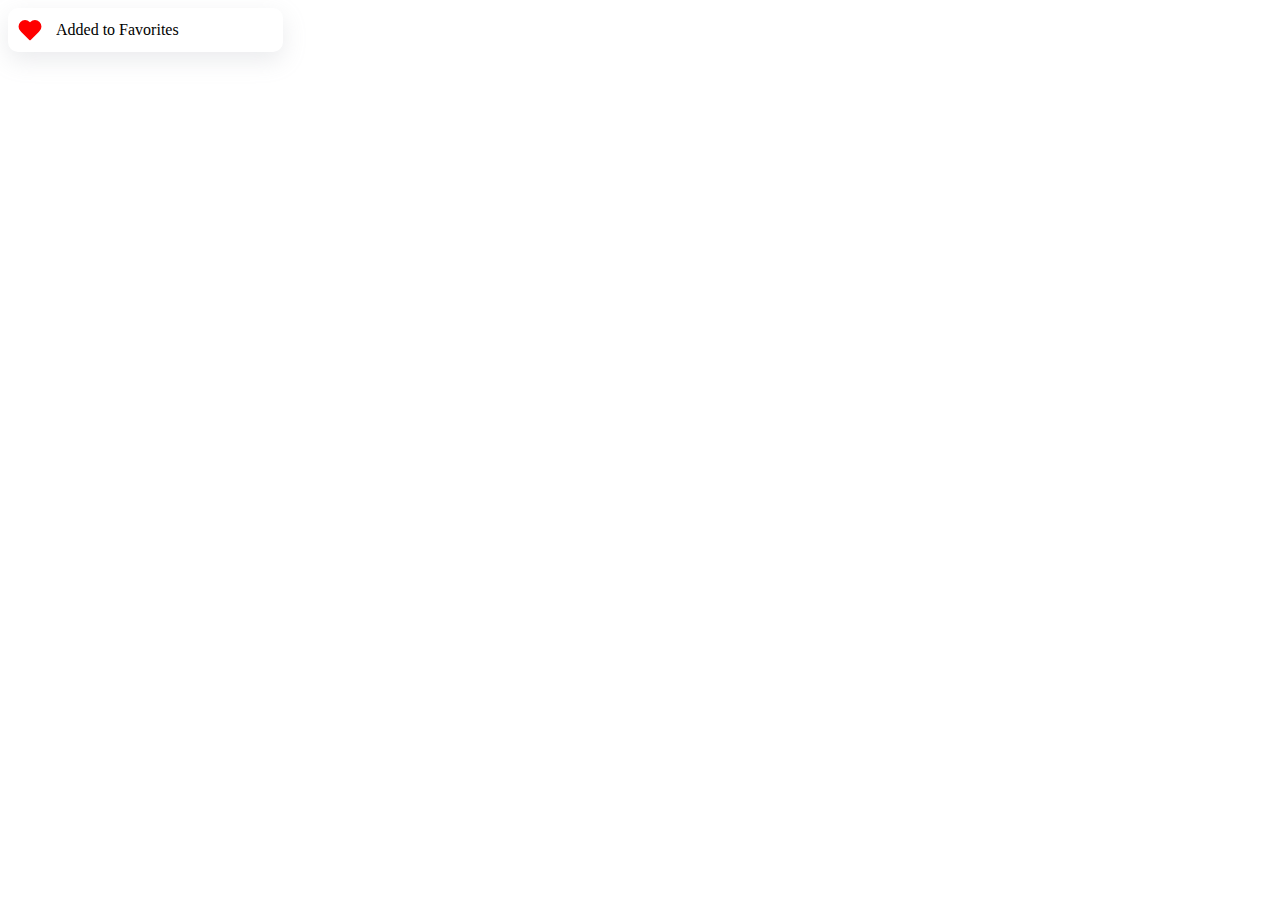
<file: favoritos/favoritos.html>
<!DOCTYPE html>
<html lang="en">
<head>
    <meta charset="UTF-8">
    <meta http-equiv="X-UA-Compatible" content="IE=edge">
    <meta name="viewport" content="width=device-width, initial-scale=1.0">
    <title>Document</title>
    <style>
                 


                 label {
        width: 250px;
        background-color: white;
        display: -webkit-box;
        display: -webkit-flex;
        display: flex;
        -webkit-box-align: center;
         -ms-flex-align: center;
           align-items: center;
           gap: 14px;
           padding: 10px 15px 10px 10px;
           cursor: pointer;
        -webkit-user-select: none;
        -moz-user-select: none;
        -ms-user-select:none;
        user-select: none;
        border-radius: 10px;
        -webkit-box-shadow:rgba(149, 157, 165, 0.2) 0px 8px 24px ;
          box-shadow: rgba(149, 157, 165, 0.2) 0px 8px 24px;
          color: black; 
         }

input {
        display: none;
}      

input:checked + label svg {
        fill: hsl(0deg 100% 50%);
        stroke: hsl(0deg 100% 50%);
        -webkit-animation:heartButton 1s; 
              animation: heartButton 1s;

}

@-webkit-keyframes heartButton {
        0% {
                -webkit-transform: scale(1);
                transform: scale(1);
        }

        25% {
             -webkit-transform: scale(1.3);
               transform: scale(1.3);
        }

        50% {
                -webkit-transform: scale(1);
                transform: scale(1);
        }

        75% {
                -webkit-transform: scale(1.3);
                  transform: scale(1.3);
        }

        100% {
                -webkit-transform: scale(1);
                transform: scale(1);
        }
}


@keyframes heartButton {
        0% {
                -webkit-transform: scale(1);
                transform: scale(1);
        }

        25% {
                -webkit-transform: scale(1.3);
                transform: scale(1.3);
        }

        50% {
                -webkit-transform: scale(1);
                  transform: scale(1);
        }

        75% {
                -webkit-transform: scale(1.3);
                transform: scale(1.3);
        }

        100% {
                -webkit-transform: scale(1);
                transform: scale(1);
        }
}

input + label .action {
        position: relative;
        overflow: hidden;
        display: grid;
}

input + label .action span {
        grid-column-start: 1;
        grid-column-end: 1;
        grid-row-start: 1;
        grid-row-end: 1;
        -webkit-transition: all .5s;
        transition: all .5s;
}


input + label .action span.option-1 {
        -webkit-transform: translate(0px,0%);
           -ms-transform: translate(0px,0%);
             transform: translate(0px,0%);
    opacity: 1;         
}


input + label .action span.option-2 {
        -webkit-transform: translate(0px,100%);
           -ms-transform: translate(0px,100%);
             transform: translate(0px,100%);
    opacity: 0;         
}

input:checked + label .action span.option-1 {
        -webkit-transform: translate(0px,-100%);
          -ms-transform: translate(0px,-100%);
          transform: translate(0px,-100%);
          opacity: 0;
}

input:checked + label .action span.option-2 {
        -webkit-transform: translate(0px,100%);
          -ms-transform: translate(0px,100%);
          transform: translate(0px,100%);
          opacity: 0;
}

input:checked + label .action span.option-2 {
        -webkit-transform: translate(0px,0%);
        -ms-transform: translate(0px,0%);
          transform: translate(0px,0%);
      opacity: 1;    
}
    </style>
</head>
<body>
    <div class="parent">
        <div class="child">
    
          <input type="checkbox" checked="checked" id="favorite" name="favorite-checkbox" value="favorite-button">
          <label for="favorite" class="container">
            <svg xmlns="http://www.w3.org/2000/svg" width="24" height="24" viewBox="0 0 24 24" fill="none" stroke="currentColor" stroke-width="2" stroke-linecap="round" stroke-linejoin="round" class="feather feather-heart"> 
              <path d="M20.84 4.61a5.5 5.5 0 0 0-7.78 0L12 5.67l-1.06-1.06a5.5 5.5 0 0 0-7.78 7.78l1.06 1.06L12 21.23l7.78-7.78 1.06-1.06a5.5 5.5 0 0 0 0-7.78z"></path>
            </svg>
    
            <div class="action">
              <span class="option-1">Add to Favorites</span>
              <span class="option-2">Added to Favorites</span>
            </div>
    
          </label>
        </div>
      </div>
</body>
</html>
</file>
<file: assets/web/assets/mobirise-icons2/mobirise2.css>
@font-face {
  font-family: 'Moririse2';
  font-display: swap;
  src:  url('mobirise2.eot?f2bix4');
  src:  url('mobirise2.eot?f2bix4#iefix') format('embedded-opentype'),
    url('mobirise2.ttf?f2bix4') format('truetype'),
    url('mobirise2.woff?f2bix4') format('woff'),
    url('mobirise2.svg?f2bix4#mobirise2') format('svg');
  font-weight: normal;
  font-style: normal;
}

[class^="mobi-"], [class*=" mobi-"] {
  /* use !important to prevent issues with browser extensions that change fonts */
  font-family: 'Moririse2' !important;
  speak: none;
  font-style: normal;
  font-weight: normal;
  font-variant: normal;
  text-transform: none;
  line-height: 1;

  /* Better Font Rendering =========== */
  -webkit-font-smoothing: antialiased;
  -moz-osx-font-smoothing: grayscale;
}

.mobi-mbri-add-submenu:before {
  content: "\e900";
}
.mobi-mbri-alert:before {
  content: "\e901";
}
.mobi-mbri-align-center:before {
  content: "\e902";
}
.mobi-mbri-align-justify:before {
  content: "\e903";
}
.mobi-mbri-align-left:before {
  content: "\e904";
}
.mobi-mbri-align-right:before {
  content: "\e905";
}
.mobi-mbri-android:before {
  content: "\e906";
}
.mobi-mbri-apple:before {
  content: "\e907";
}
.mobi-mbri-arrow-down:before {
  content: "\e908";
}
.mobi-mbri-arrow-next:before {
  content: "\e909";
}
.mobi-mbri-arrow-prev:before {
  content: "\e90a";
}
.mobi-mbri-arrow-up:before {
  content: "\e90b";
}
.mobi-mbri-bold:before {
  content: "\e90c";
}
.mobi-mbri-bookmark:before {
  content: "\e90d";
}
.mobi-mbri-bootstrap:before {
  content: "\e90e";
}
.mobi-mbri-briefcase:before {
  content: "\e90f";
}
.mobi-mbri-browse:before {
  content: "\e910";
}
.mobi-mbri-bulleted-list:before {
  content: "\e911";
}
.mobi-mbri-calendar:before {
  content: "\e912";
}
.mobi-mbri-camera:before {
  content: "\e913";
}
.mobi-mbri-cart-add:before {
  content: "\e914";
}
.mobi-mbri-cart-full:before {
  content: "\e915";
}
.mobi-mbri-cash:before {
  content: "\e916";
}
.mobi-mbri-change-style:before {
  content: "\e917";
}
.mobi-mbri-chat:before {
  content: "\e918";
}
.mobi-mbri-clock:before {
  content: "\e919";
}
.mobi-mbri-close:before {
  content: "\e91a";
}
.mobi-mbri-cloud:before {
  content: "\e91b";
}
.mobi-mbri-code:before {
  content: "\e91c";
}
.mobi-mbri-contact-form:before {
  content: "\e91d";
}
.mobi-mbri-credit-card:before {
  content: "\e91e";
}
.mobi-mbri-cursor-click:before {
  content: "\e91f";
}
.mobi-mbri-cust-feedback:before {
  content: "\e920";
}
.mobi-mbri-database:before {
  content: "\e921";
}
.mobi-mbri-delivery:before {
  content: "\e922";
}
.mobi-mbri-desktop:before {
  content: "\e923";
}
.mobi-mbri-devices:before {
  content: "\e924";
}
.mobi-mbri-down:before {
  content: "\e925";
}
.mobi-mbri-download-2:before {
  content: "\e926";
}
.mobi-mbri-download:before {
  content: "\e927";
}
.mobi-mbri-drag-n-drop-2:before {
  content: "\e928";
}
.mobi-mbri-drag-n-drop:before {
  content: "\e929";
}
.mobi-mbri-edit-2:before {
  content: "\e92a";
}
.mobi-mbri-edit:before {
  content: "\e92b";
}
.mobi-mbri-error:before {
  content: "\e92c";
}
.mobi-mbri-extension:before {
  content: "\e92d";
}
.mobi-mbri-features:before {
  content: "\e92e";
}
.mobi-mbri-file:before {
  content: "\e92f";
}
.mobi-mbri-flag:before {
  content: "\e930";
}
.mobi-mbri-folder:before {
  content: "\e931";
}
.mobi-mbri-gift:before {
  content: "\e932";
}
.mobi-mbri-github:before {
  content: "\e933";
}
.mobi-mbri-globe-2:before {
  content: "\e934";
}
.mobi-mbri-globe:before {
  content: "\e935";
}
.mobi-mbri-growing-chart:before {
  content: "\e936";
}
.mobi-mbri-hearth:before {
  content: "\e937";
}
.mobi-mbri-help:before {
  content: "\e938";
}
.mobi-mbri-home:before {
  content: "\e939";
}
.mobi-mbri-hot-cup:before {
  content: "\e93a";
}
.mobi-mbri-idea:before {
  content: "\e93b";
}
.mobi-mbri-image-gallery:before {
  content: "\e93c";
}
.mobi-mbri-image-slider:before {
  content: "\e93d";
}
.mobi-mbri-info:before {
  content: "\e93e";
}
.mobi-mbri-italic:before {
  content: "\e93f";
}
.mobi-mbri-key:before {
  content: "\e940";
}
.mobi-mbri-laptop:before {
  content: "\e941";
}
.mobi-mbri-layers:before {
  content: "\e942";
}
.mobi-mbri-left-right:before {
  content: "\e943";
}
.mobi-mbri-left:before {
  content: "\e944";
}
.mobi-mbri-letter:before {
  content: "\e945";
}
.mobi-mbri-like:before {
  content: "\e946";
}
.mobi-mbri-link:before {
  content: "\e947";
}
.mobi-mbri-lock:before {
  content: "\e948";
}
.mobi-mbri-login:before {
  content: "\e949";
}
.mobi-mbri-logout:before {
  content: "\e94a";
}
.mobi-mbri-magic-stick:before {
  content: "\e94b";
}
.mobi-mbri-map-pin:before {
  content: "\e94c";
}
.mobi-mbri-menu:before {
  content: "\e94d";
}
.mobi-mbri-mobile-2:before {
  content: "\e94e";
}
.mobi-mbri-mobile-horizontal:before {
  content: "\e94f";
}
.mobi-mbri-mobile:before {
  content: "\e950";
}
.mobi-mbri-mobirise:before {
  content: "\e951";
}
.mobi-mbri-more-horizontal:before {
  content: "\e952";
}
.mobi-mbri-more-vertical:before {
  content: "\e953";
}
.mobi-mbri-music:before {
  content: "\e954";
}
.mobi-mbri-new-file:before {
  content: "\e955";
}
.mobi-mbri-numbered-list:before {
  content: "\e956";
}
.mobi-mbri-opened-folder:before {
  content: "\e957";
}
.mobi-mbri-pages:before {
  content: "\e958";
}
.mobi-mbri-paper-plane:before {
  content: "\e959";
}
.mobi-mbri-paperclip:before {
  content: "\e95a";
}
.mobi-mbri-phone:before {
  content: "\e95b";
}
.mobi-mbri-photo:before {
  content: "\e95c";
}
.mobi-mbri-photos:before {
  content: "\e95d";
}
.mobi-mbri-pin:before {
  content: "\e95e";
}
.mobi-mbri-play:before {
  content: "\e95f";
}
.mobi-mbri-plus:before {
  content: "\e960";
}
.mobi-mbri-preview:before {
  content: "\e961";
}
.mobi-mbri-print:before {
  content: "\e962";
}
.mobi-mbri-protect:before {
  content: "\e963";
}
.mobi-mbri-question:before {
  content: "\e964";
}
.mobi-mbri-quote-left:before {
  content: "\e965";
}
.mobi-mbri-quote-right:before {
  content: "\e966";
}
.mobi-mbri-redo:before {
  content: "\e967";
}
.mobi-mbri-refresh:before {
  content: "\e968";
}
.mobi-mbri-responsive-2:before {
  content: "\e969";
}
.mobi-mbri-responsive:before {
  content: "\e96a";
}
.mobi-mbri-right:before {
  content: "\e96b";
}
.mobi-mbri-rocket:before {
  content: "\e96c";
}
.mobi-mbri-sad-face:before {
  content: "\e96d";
}
.mobi-mbri-sale:before {
  content: "\e96e";
}
.mobi-mbri-save:before {
  content: "\e96f";
}
.mobi-mbri-search:before {
  content: "\e970";
}
.mobi-mbri-setting-2:before {
  content: "\e971";
}
.mobi-mbri-setting-3:before {
  content: "\e972";
}
.mobi-mbri-setting:before {
  content: "\e973";
}
.mobi-mbri-share:before {
  content: "\e974";
}
.mobi-mbri-shopping-bag:before {
  content: "\e975";
}
.mobi-mbri-shopping-basket:before {
  content: "\e976";
}
.mobi-mbri-shopping-cart:before {
  content: "\e977";
}
.mobi-mbri-sites:before {
  content: "\e978";
}
.mobi-mbri-smile-face:before {
  content: "\e979";
}
.mobi-mbri-speed:before {
  content: "\e97a";
}
.mobi-mbri-star:before {
  content: "\e97b";
}
.mobi-mbri-success:before {
  content: "\e97c";
}
.mobi-mbri-sun:before {
  content: "\e97d";
}
.mobi-mbri-sun2:before {
  content: "\e97e";
}
.mobi-mbri-tablet-vertical:before {
  content: "\e97f";
}
.mobi-mbri-tablet:before {
  content: "\e980";
}
.mobi-mbri-target:before {
  content: "\e981";
}
.mobi-mbri-timer:before {
  content: "\e982";
}
.mobi-mbri-to-ftp:before {
  content: "\e983";
}
.mobi-mbri-to-local-drive:before {
  content: "\e984";
}
.mobi-mbri-touch-swipe:before {
  content: "\e985";
}
.mobi-mbri-touch:before {
  content: "\e986";
}
.mobi-mbri-trash:before {
  content: "\e987";
}
.mobi-mbri-underline:before {
  content: "\e988";
}
.mobi-mbri-undo:before {
  content: "\e989";
}
.mobi-mbri-unlink:before {
  content: "\e98a";
}
.mobi-mbri-unlock:before {
  content: "\e98b";
}
.mobi-mbri-up-down:before {
  content: "\e98c";
}
.mobi-mbri-up:before {
  content: "\e98d";
}
.mobi-mbri-update:before {
  content: "\e98e";
}
.mobi-mbri-upload-2:before {
  content: "\e98f";
}
.mobi-mbri-upload:before {
  content: "\e990";
}
.mobi-mbri-user-2:before {
  content: "\e991";
}
.mobi-mbri-user:before {
  content: "\e992";
}
.mobi-mbri-users:before {
  content: "\e993";
}
.mobi-mbri-video-play:before {
  content: "\e994";
}
.mobi-mbri-video:before {
  content: "\e995";
}
.mobi-mbri-watch:before {
  content: "\e996";
}
.mobi-mbri-website-theme-2:before {
  content: "\e997";
}
.mobi-mbri-website-theme:before {
  content: "\e998";
}
.mobi-mbri-wifi:before {
  content: "\e999";
}
.mobi-mbri-windows:before {
  content: "\e99a";
}
.mobi-mbri-zoom-in:before {
  content: "\e99b";
}
.mobi-mbri-zoom-out:before {
  content: "\e99c";
}
</file>
<file: assets/dropdown/css/style.css>
.navbar-dropdown {
  left: 0;
  padding: 0;
  position: absolute;
  right: 0;
  top: 0;
  transition: all 0.45s ease;
  z-index: 1030;
  background: #282828; }
  .navbar-dropdown .navbar-logo {
    margin-right: 0.8rem;
    transition: margin 0.3s ease-in-out;
    vertical-align: middle; }
    .navbar-dropdown .navbar-logo img {
      height: 3.125rem;
      transition: all 0.3s ease-in-out; }
    .navbar-dropdown .navbar-logo.mbr-iconfont {
      font-size: 3.125rem;
      line-height: 3.125rem; }
  .navbar-dropdown .navbar-caption {
    font-weight: 700;
    white-space: normal;
    vertical-align: -4px;
    line-height: 3.125rem !important; }
    .navbar-dropdown .navbar-caption, .navbar-dropdown .navbar-caption:hover {
      color: inherit;
      text-decoration: none; }
  .navbar-dropdown .mbr-iconfont + .navbar-caption {
    vertical-align: -1px; }
  .navbar-dropdown.navbar-fixed-top {
    position: fixed; }
  .navbar-dropdown .navbar-brand span {
    vertical-align: -4px; }
  .navbar-dropdown.bg-color.transparent {
    background: none; }
  .navbar-dropdown.navbar-short .navbar-brand {
    padding: 0.625rem 0; }
    .navbar-dropdown.navbar-short .navbar-brand span {
      vertical-align: -1px; }
  .navbar-dropdown.navbar-short .navbar-caption {
    line-height: 2.375rem !important;
    vertical-align: -2px; }
  .navbar-dropdown.navbar-short .navbar-logo {
    margin-right: 0.5rem; }
    .navbar-dropdown.navbar-short .navbar-logo img {
      height: 2.375rem; }
    .navbar-dropdown.navbar-short .navbar-logo.mbr-iconfont {
      font-size: 2.375rem;
      line-height: 2.375rem; }
  .navbar-dropdown.navbar-short .mbr-table-cell {
    height: 3.625rem; }
  .navbar-dropdown .navbar-close {
    left: 0.6875rem;
    position: fixed;
    top: 0.75rem;
    z-index: 1000; }
  .navbar-dropdown .hamburger-icon {
    content: "";
    display: inline-block;
    vertical-align: middle;
    width: 16px;
    -webkit-box-shadow: 0 -6px 0 1px #282828,0 0 0 1px #282828,0 6px 0 1px #282828;
    -moz-box-shadow: 0 -6px 0 1px #282828,0 0 0 1px #282828,0 6px 0 1px #282828;
    box-shadow: 0 -6px 0 1px #282828,0 0 0 1px #282828,0 6px 0 1px #282828; }

.dropdown-menu .dropdown-toggle[data-toggle="dropdown-submenu"]::after {
  border-bottom: 0.35em solid transparent;
  border-left: 0.35em solid;
  border-right: 0;
  border-top: 0.35em solid transparent;
  margin-left: 0.3rem; }

.dropdown-menu .dropdown-item:focus {
  outline: 0; }

.nav-dropdown {
  font-size: 0.75rem;
  font-weight: 500;
  height: auto !important; }
  .nav-dropdown .nav-btn {
    padding-left: 1rem; }
  .nav-dropdown .link {
    margin: .667em 1.667em;
    font-weight: 500;
    padding: 0;
    transition: color .2s ease-in-out; }
    .nav-dropdown .link.dropdown-toggle {
      margin-right: 2.583em; }
      .nav-dropdown .link.dropdown-toggle::after {
        margin-left: .25rem;
        border-top: 0.35em solid;
        border-right: 0.35em solid transparent;
        border-left: 0.35em solid transparent;
        border-bottom: 0; }
      .nav-dropdown .link.dropdown-toggle[aria-expanded="true"] {
        margin: 0;
        padding: 0.667em 3.263em  0.667em 1.667em; }
  .nav-dropdown .link::after,
  .nav-dropdown .dropdown-item::after {
    color: inherit; }
  .nav-dropdown .btn {
    font-size: 0.75rem;
    font-weight: 700;
    letter-spacing: 0;
    margin-bottom: 0;
    padding-left: 1.25rem;
    padding-right: 1.25rem; }
  .nav-dropdown .dropdown-menu {
    border-radius: 0;
    border: 0;
    left: 0;
    margin: 0;
    padding-bottom: 1.25rem;
    padding-top: 1.25rem;
    position: relative; }
  .nav-dropdown .dropdown-submenu {
    margin-left: 0.125rem;
    top: 0; }
  .nav-dropdown .dropdown-item {
    font-weight: 500;
    line-height: 2;
    padding: 0.3846em 4.615em 0.3846em 1.5385em;
    position: relative;
    transition: color .2s ease-in-out, background-color .2s ease-in-out; }
    .nav-dropdown .dropdown-item::after {
      margin-top: -0.3077em;
      position: absolute;
      right: 1.1538em;
      top: 50%; }
    .nav-dropdown .dropdown-item:focus, .nav-dropdown .dropdown-item:hover {
      background: none; }

@media (max-width: 767px) {
  .nav-dropdown.navbar-toggleable-sm {
    bottom: 0;
    display: none;
    left: 0;
    overflow-x: hidden;
    position: fixed;
    top: 0;
    transform: translateX(-100%);
    -ms-transform: translateX(-100%);
    -webkit-transform: translateX(-100%);
    width: 18.75rem;
    z-index: 999; } }
.nav-dropdown.navbar-toggleable-xl {
  bottom: 0;
  display: none;
  left: 0;
  overflow-x: hidden;
  position: fixed;
  top: 0;
  transform: translateX(-100%);
  -ms-transform: translateX(-100%);
  -webkit-transform: translateX(-100%);
  width: 18.75rem;
  z-index: 999; }

.nav-dropdown-sm {
  display: block !important;
  overflow-x: hidden;
  overflow: auto;
  padding-top: 3.875rem; }
  .nav-dropdown-sm::after {
    content: "";
    display: block;
    height: 3rem;
    width: 100%; }
  .nav-dropdown-sm.collapse.in ~ .navbar-close {
    display: block !important; }
  .nav-dropdown-sm.collapsing, .nav-dropdown-sm.collapse.in {
    transform: translateX(0);
    -ms-transform: translateX(0);
    -webkit-transform: translateX(0);
    transition: all 0.25s ease-out;
    -webkit-transition: all 0.25s ease-out;
    background: #282828; }
  .nav-dropdown-sm.collapsing[aria-expanded="false"] {
    transform: translateX(-100%);
    -ms-transform: translateX(-100%);
    -webkit-transform: translateX(-100%); }
  .nav-dropdown-sm .nav-item {
    display: block;
    margin-left: 0 !important;
    padding-left: 0; }
  .nav-dropdown-sm .link,
  .nav-dropdown-sm .dropdown-item {
    border-top: 1px dotted rgba(255, 255, 255, 0.1);
    font-size: 0.8125rem;
    line-height: 1.6;
    margin: 0 !important;
    padding: 0.875rem 2.4rem 0.875rem 1.5625rem !important;
    position: relative;
    white-space: normal; }
    .nav-dropdown-sm .link:focus, .nav-dropdown-sm .link:hover,
    .nav-dropdown-sm .dropdown-item:focus,
    .nav-dropdown-sm .dropdown-item:hover {
      background: rgba(0, 0, 0, 0.2) !important;
      color: #c0a375; }
  .nav-dropdown-sm .nav-btn {
    position: relative;
    padding: 1.5625rem 1.5625rem 0 1.5625rem; }
    .nav-dropdown-sm .nav-btn::before {
      border-top: 1px dotted rgba(255, 255, 255, 0.1);
      content: "";
      left: 0;
      position: absolute;
      top: 0;
      width: 100%; }
    .nav-dropdown-sm .nav-btn + .nav-btn {
      padding-top: 0.625rem; }
      .nav-dropdown-sm .nav-btn + .nav-btn::before {
        display: none; }
  .nav-dropdown-sm .btn {
    padding: 0.625rem 0; }
  .nav-dropdown-sm .dropdown-toggle[data-toggle="dropdown-submenu"]::after {
    margin-left: .25rem;
    border-top: 0.35em solid;
    border-right: 0.35em solid transparent;
    border-left: 0.35em solid transparent;
    border-bottom: 0; }
  .nav-dropdown-sm .dropdown-toggle[data-toggle="dropdown-submenu"][aria-expanded="true"]::after {
    border-top: 0;
    border-right: 0.35em solid transparent;
    border-left: 0.35em solid transparent;
    border-bottom: 0.35em solid; }
  .nav-dropdown-sm .dropdown-menu {
    margin: 0;
    padding: 0;
    position: relative;
    top: 0;
    left: 0;
    width: 100%;
    border: 0;
    float: none;
    border-radius: 0;
    background: none; }
  .nav-dropdown-sm .dropdown-submenu {
    left: 100%;
    margin-left: 0.125rem;
    margin-top: -1.25rem;
    top: 0; }

.navbar-toggleable-sm .nav-dropdown .dropdown-menu {
  position: absolute; }

.navbar-toggleable-sm .nav-dropdown .dropdown-submenu {
  left: 100%;
  margin-left: 0.125rem;
  margin-top: -1.25rem;
  top: 0; }

.navbar-toggleable-sm.opened .nav-dropdown .dropdown-menu {
  position: relative; }

.navbar-toggleable-sm.opened .nav-dropdown .dropdown-submenu {
  left: 0;
  margin-left: 00rem;
  margin-top: 0rem;
  top: 0; }

.is-builder .nav-dropdown.collapsing {
  transition: none !important; }
</file>
<file: assets/socicon/css/styles.css>
@charset "UTF-8";

@font-face {
  font-family: 'Socicon';
  src:  url('../fonts/socicon.eot');
  src:  url('../fonts/socicon.eot?#iefix') format('embedded-opentype'),
    url('../fonts/socicon.woff2') format('woff2'),
    url('../fonts/socicon.ttf') format('truetype'),
    url('../fonts/socicon.woff') format('woff'),
    url('../fonts/socicon.svg#socicon') format('svg');
  font-weight: normal;
  font-style: normal;
  font-display: swap;
}

[data-icon]:before {
  font-family: "socicon" !important;
  content: attr(data-icon);
  font-style: normal !important;
  font-weight: normal !important;
  font-variant: normal !important;
  text-transform: none !important;
  speak: none;
  line-height: 1;
  -webkit-font-smoothing: antialiased;
  -moz-osx-font-smoothing: grayscale;
}

[class^="socicon-"], [class*=" socicon-"] {
  /* use !important to prevent issues with browser extensions that change fonts */
  font-family: 'Socicon' !important;
  speak: none;
  font-style: normal;
  font-weight: normal;
  font-variant: normal;
  text-transform: none;
  line-height: 1;

  /* Better Font Rendering =========== */
  -webkit-font-smoothing: antialiased;
  -moz-osx-font-smoothing: grayscale;
}

.socicon-eitaa:before {
  content: "\e97c";
}
.socicon-soroush:before {
  content: "\e97d";
}
.socicon-bale:before {
  content: "\e97e";
}
.socicon-zazzle:before {
  content: "\e97b";
}
.socicon-society6:before {
  content: "\e97a";
}
.socicon-redbubble:before {
  content: "\e979";
}
.socicon-avvo:before {
  content: "\e978";
}
.socicon-stitcher:before {
  content: "\e977";
}
.socicon-googlehangouts:before {
  content: "\e974";
}
.socicon-dlive:before {
  content: "\e975";
}
.socicon-vsco:before {
  content: "\e976";
}
.socicon-flipboard:before {
  content: "\e973";
}
.socicon-ubuntu:before {
  content: "\e958";
}
.socicon-artstation:before {
  content: "\e959";
}
.socicon-invision:before {
  content: "\e95a";
}
.socicon-torial:before {
  content: "\e95b";
}
.socicon-collectorz:before {
  content: "\e95c";
}
.socicon-seenthis:before {
  content: "\e95d";
}
.socicon-googleplaymusic:before {
  content: "\e95e";
}
.socicon-debian:before {
  content: "\e95f";
}
.socicon-filmfreeway:before {
  content: "\e960";
}
.socicon-gnome:before {
  content: "\e961";
}
.socicon-itchio:before {
  content: "\e962";
}
.socicon-jamendo:before {
  content: "\e963";
}
.socicon-mix:before {
  content: "\e964";
}
.socicon-sharepoint:before {
  content: "\e965";
}
.socicon-tinder:before {
  content: "\e966";
}
.socicon-windguru:before {
  content: "\e967";
}
.socicon-cdbaby:before {
  content: "\e968";
}
.socicon-elementaryos:before {
  content: "\e969";
}
.socicon-stage32:before {
  content: "\e96a";
}
.socicon-tiktok:before {
  content: "\e96b";
}
.socicon-gitter:before {
  content: "\e96c";
}
.socicon-letterboxd:before {
  content: "\e96d";
}
.socicon-threema:before {
  content: "\e96e";
}
.socicon-splice:before {
  content: "\e96f";
}
.socicon-metapop:before {
  content: "\e970";
}
.socicon-naver:before {
  content: "\e971";
}
.socicon-remote:before {
  content: "\e972";
}
.socicon-internet:before {
  content: "\e957";
}
.socicon-moddb:before {
  content: "\e94b";
}
.socicon-indiedb:before {
  content: "\e94c";
}
.socicon-traxsource:before {
  content: "\e94d";
}
.socicon-gamefor:before {
  content: "\e94e";
}
.socicon-pixiv:before {
  content: "\e94f";
}
.socicon-myanimelist:before {
  content: "\e950";
}
.socicon-blackberry:before {
  content: "\e951";
}
.socicon-wickr:before {
  content: "\e952";
}
.socicon-spip:before {
  content: "\e953";
}
.socicon-napster:before {
  content: "\e954";
}
.socicon-beatport:before {
  content: "\e955";
}
.socicon-hackerone:before {
  content: "\e956";
}
.socicon-hackernews:before {
  content: "\e946";
}
.socicon-smashwords:before {
  content: "\e947";
}
.socicon-kobo:before {
  content: "\e948";
}
.socicon-bookbub:before {
  content: "\e949";
}
.socicon-mailru:before {
  content: "\e94a";
}
.socicon-gitlab:before {
  content: "\e945";
}
.socicon-instructables:before {
  content: "\e944";
}
.socicon-portfolio:before {
  content: "\e943";
}
.socicon-codered:before {
  content: "\e940";
}
.socicon-origin:before {
  content: "\e941";
}
.socicon-nextdoor:before {
  content: "\e942";
}
.socicon-udemy:before {
  content: "\e93f";
}
.socicon-livemaster:before {
  content: "\e93e";
}
.socicon-crunchbase:before {
  content: "\e93b";
}
.socicon-homefy:before {
  content: "\e93c";
}
.socicon-calendly:before {
  content: "\e93d";
}
.socicon-realtor:before {
  content: "\e90f";
}
.socicon-tidal:before {
  content: "\e910";
}
.socicon-qobuz:before {
  content: "\e911";
}
.socicon-natgeo:before {
  content: "\e912";
}
.socicon-mastodon:before {
  content: "\e913";
}
.socicon-unsplash:before {
  content: "\e914";
}
.socicon-homeadvisor:before {
  content: "\e915";
}
.socicon-angieslist:before {
  content: "\e916";
}
.socicon-codepen:before {
  content: "\e917";
}
.socicon-slack:before {
  content: "\e918";
}
.socicon-openaigym:before {
  content: "\e919";
}
.socicon-logmein:before {
  content: "\e91a";
}
.socicon-fiverr:before {
  content: "\e91b";
}
.socicon-gotomeeting:before {
  content: "\e91c";
}
.socicon-aliexpress:before {
  content: "\e91d";
}
.socicon-guru:before {
  content: "\e91e";
}
.socicon-appstore:before {
  content: "\e91f";
}
.socicon-homes:before {
  content: "\e920";
}
.socicon-zoom:before {
  content: "\e921";
}
.socicon-alibaba:before {
  content: "\e922";
}
.socicon-craigslist:before {
  content: "\e923";
}
.socicon-wix:before {
  content: "\e924";
}
.socicon-redfin:before {
  content: "\e925";
}
.socicon-googlecalendar:before {
  content: "\e926";
}
.socicon-shopify:before {
  content: "\e927";
}
.socicon-freelancer:before {
  content: "\e928";
}
.socicon-seedrs:before {
  content: "\e929";
}
.socicon-bing:before {
  content: "\e92a";
}
.socicon-doodle:before {
  content: "\e92b";
}
.socicon-bonanza:before {
  content: "\e92c";
}
.socicon-squarespace:before {
  content: "\e92d";
}
.socicon-toptal:before {
  content: "\e92e";
}
.socicon-gust:before {
  content: "\e92f";
}
.socicon-ask:before {
  content: "\e930";
}
.socicon-trulia:before {
  content: "\e931";
}
.socicon-loomly:before {
  content: "\e932";
}
.socicon-ghost:before {
  content: "\e933";
}
.socicon-upwork:before {
  content: "\e934";
}
.socicon-fundable:before {
  content: "\e935";
}
.socicon-booking:before {
  content: "\e936";
}
.socicon-googlemaps:before {
  content: "\e937";
}
.socicon-zillow:before {
  content: "\e938";
}
.socicon-niconico:before {
  content: "\e939";
}
.socicon-toneden:before {
  content: "\e93a";
}
.socicon-augment:before {
  content: "\e908";
}
.socicon-bitbucket:before {
  content: "\e909";
}
.socicon-fyuse:before {
  content: "\e90a";
}
.socicon-yt-gaming:before {
  content: "\e90b";
}
.socicon-sketchfab:before {
  content: "\e90c";
}
.socicon-mobcrush:before {
  content: "\e90d";
}
.socicon-microsoft:before {
  content: "\e90e";
}
.socicon-pandora:before {
  content: "\e907";
}
.socicon-messenger:before {
  content: "\e906";
}
.socicon-gamewisp:before {
  content: "\e905";
}
.socicon-bloglovin:before {
  content: "\e904";
}
.socicon-tunein:before {
  content: "\e903";
}
.socicon-gamejolt:before {
  content: "\e901";
}
.socicon-trello:before {
  content: "\e902";
}
.socicon-spreadshirt:before {
  content: "\e900";
}
.socicon-500px:before {
  content: "\e000";
}
.socicon-8tracks:before {
  content: "\e001";
}
.socicon-airbnb:before {
  content: "\e002";
}
.socicon-alliance:before {
  content: "\e003";
}
.socicon-amazon:before {
  content: "\e004";
}
.socicon-amplement:before {
  content: "\e005";
}
.socicon-android:before {
  content: "\e006";
}
.socicon-angellist:before {
  content: "\e007";
}
.socicon-apple:before {
  content: "\e008";
}
.socicon-appnet:before {
  content: "\e009";
}
.socicon-baidu:before {
  content: "\e00a";
}
.socicon-bandcamp:before {
  content: "\e00b";
}
.socicon-battlenet:before {
  content: "\e00c";
}
.socicon-mixer:before {
  content: "\e00d";
}
.socicon-bebee:before {
  content: "\e00e";
}
.socicon-bebo:before {
  content: "\e00f";
}
.socicon-behance:before {
  content: "\e010";
}
.socicon-blizzard:before {
  content: "\e011";
}
.socicon-blogger:before {
  content: "\e012";
}
.socicon-buffer:before {
  content: "\e013";
}
.socicon-chrome:before {
  content: "\e014";
}
.socicon-coderwall:before {
  content: "\e015";
}
.socicon-curse:before {
  content: "\e016";
}
.socicon-dailymotion:before {
  content: "\e017";
}
.socicon-deezer:before {
  content: "\e018";
}
.socicon-delicious:before {
  content: "\e019";
}
.socicon-deviantart:before {
  content: "\e01a";
}
.socicon-diablo:before {
  content: "\e01b";
}
.socicon-digg:before {
  content: "\e01c";
}
.socicon-discord:before {
  content: "\e01d";
}
.socicon-disqus:before {
  content: "\e01e";
}
.socicon-douban:before {
  content: "\e01f";
}
.socicon-draugiem:before {
  content: "\e020";
}
.socicon-dribbble:before {
  content: "\e021";
}
.socicon-drupal:before {
  content: "\e022";
}
.socicon-ebay:before {
  content: "\e023";
}
.socicon-ello:before {
  content: "\e024";
}
.socicon-endomodo:before {
  content: "\e025";
}
.socicon-envato:before {
  content: "\e026";
}
.socicon-etsy:before {
  content: "\e027";
}
.socicon-facebook:before {
  content: "\e028";
}
.socicon-feedburner:before {
  content: "\e029";
}
.socicon-filmweb:before {
  content: "\e02a";
}
.socicon-firefox:before {
  content: "\e02b";
}
.socicon-flattr:before {
  content: "\e02c";
}
.socicon-flickr:before {
  content: "\e02d";
}
.socicon-formulr:before {
  content: "\e02e";
}
.socicon-forrst:before {
  content: "\e02f";
}
.socicon-foursquare:before {
  content: "\e030";
}
.socicon-friendfeed:before {
  content: "\e031";
}
.socicon-github:before {
  content: "\e032";
}
.socicon-goodreads:before {
  content: "\e033";
}
.socicon-google:before {
  content: "\e034";
}
.socicon-googlescholar:before {
  content: "\e035";
}
.socicon-googlegroups:before {
  content: "\e036";
}
.socicon-googlephotos:before {
  content: "\e037";
}
.socicon-googleplus:before {
  content: "\e038";
}
.socicon-grooveshark:before {
  content: "\e039";
}
.socicon-hackerrank:before {
  content: "\e03a";
}
.socicon-hearthstone:before {
  content: "\e03b";
}
.socicon-hellocoton:before {
  content: "\e03c";
}
.socicon-heroes:before {
  content: "\e03d";
}
.socicon-smashcast:before {
  content: "\e03e";
}
.socicon-horde:before {
  content: "\e03f";
}
.socicon-houzz:before {
  content: "\e040";
}
.socicon-icq:before {
  content: "\e041";
}
.socicon-identica:before {
  content: "\e042";
}
.socicon-imdb:before {
  content: "\e043";
}
.socicon-instagram:before {
  content: "\e044";
}
.socicon-issuu:before {
  content: "\e045";
}
.socicon-istock:before {
  content: "\e046";
}
.socicon-itunes:before {
  content: "\e047";
}
.socicon-keybase:before {
  content: "\e048";
}
.socicon-lanyrd:before {
  content: "\e049";
}
.socicon-lastfm:before {
  content: "\e04a";
}
.socicon-line:before {
  content: "\e04b";
}
.socicon-linkedin:before {
  content: "\e04c";
}
.socicon-livejournal:before {
  content: "\e04d";
}
.socicon-lyft:before {
  content: "\e04e";
}
.socicon-macos:before {
  content: "\e04f";
}
.socicon-mail:before {
  content: "\e050";
}
.socicon-medium:before {
  content: "\e051";
}
.socicon-meetup:before {
  content: "\e052";
}
.socicon-mixcloud:before {
  content: "\e053";
}
.socicon-modelmayhem:before {
  content: "\e054";
}
.socicon-mumble:before {
  content: "\e055";
}
.socicon-myspace:before {
  content: "\e056";
}
.socicon-newsvine:before {
  content: "\e057";
}
.socicon-nintendo:before {
  content: "\e058";
}
.socicon-npm:before {
  content: "\e059";
}
.socicon-odnoklassniki:before {
  content: "\e05a";
}
.socicon-openid:before {
  content: "\e05b";
}
.socicon-opera:before {
  content: "\e05c";
}
.socicon-outlook:before {
  content: "\e05d";
}
.socicon-overwatch:before {
  content: "\e05e";
}
.socicon-patreon:before {
  content: "\e05f";
}
.socicon-paypal:before {
  content: "\e060";
}
.socicon-periscope:before {
  content: "\e061";
}
.socicon-persona:before {
  content: "\e062";
}
.socicon-pinterest:before {
  content: "\e063";
}
.socicon-play:before {
  content: "\e064";
}
.socicon-player:before {
  content: "\e065";
}
.socicon-playstation:before {
  content: "\e066";
}
.socicon-pocket:before {
  content: "\e067";
}
.socicon-qq:before {
  content: "\e068";
}
.socicon-quora:before {
  content: "\e069";
}
.socicon-raidcall:before {
  content: "\e06a";
}
.socicon-ravelry:before {
  content: "\e06b";
}
.socicon-reddit:before {
  content: "\e06c";
}
.socicon-renren:before {
  content: "\e06d";
}
.socicon-researchgate:before {
  content: "\e06e";
}
.socicon-residentadvisor:before {
  content: "\e06f";
}
.socicon-reverbnation:before {
  content: "\e070";
}
.socicon-rss:before {
  content: "\e071";
}
.socicon-sharethis:before {
  content: "\e072";
}
.socicon-skype:before {
  content: "\e073";
}
.socicon-slideshare:before {
  content: "\e074";
}
.socicon-smugmug:before {
  content: "\e075";
}
.socicon-snapchat:before {
  content: "\e076";
}
.socicon-songkick:before {
  content: "\e077";
}
.socicon-soundcloud:before {
  content: "\e078";
}
.socicon-spotify:before {
  content: "\e079";
}
.socicon-stackexchange:before {
  content: "\e07a";
}
.socicon-stackoverflow:before {
  content: "\e07b";
}
.socicon-starcraft:before {
  content: "\e07c";
}
.socicon-stayfriends:before {
  content: "\e07d";
}
.socicon-steam:before {
  content: "\e07e";
}
.socicon-storehouse:before {
  content: "\e07f";
}
.socicon-strava:before {
  content: "\e080";
}
.socicon-streamjar:before {
  content: "\e081";
}
.socicon-stumbleupon:before {
  content: "\e082";
}
.socicon-swarm:before {
  content: "\e083";
}
.socicon-teamspeak:before {
  content: "\e084";
}
.socicon-teamviewer:before {
  content: "\e085";
}
.socicon-technorati:before {
  content: "\e086";
}
.socicon-telegram:before {
  content: "\e087";
}
.socicon-tripadvisor:before {
  content: "\e088";
}
.socicon-tripit:before {
  content: "\e089";
}
.socicon-triplej:before {
  content: "\e08a";
}
.socicon-tumblr:before {
  content: "\e08b";
}
.socicon-twitch:before {
  content: "\e08c";
}
.socicon-twitter:before {
  content: "\e08d";
}
.socicon-uber:before {
  content: "\e08e";
}
.socicon-ventrilo:before {
  content: "\e08f";
}
.socicon-viadeo:before {
  content: "\e090";
}
.socicon-viber:before {
  content: "\e091";
}
.socicon-viewbug:before {
  content: "\e092";
}
.socicon-vimeo:before {
  content: "\e093";
}
.socicon-vine:before {
  content: "\e094";
}
.socicon-vkontakte:before {
  content: "\e095";
}
.socicon-warcraft:before {
  content: "\e096";
}
.socicon-wechat:before {
  content: "\e097";
}
.socicon-weibo:before {
  content: "\e098";
}
.socicon-whatsapp:before {
  content: "\e099";
}
.socicon-wikipedia:before {
  content: "\e09a";
}
.socicon-windows:before {
  content: "\e09b";
}
.socicon-wordpress:before {
  content: "\e09c";
}
.socicon-wykop:before {
  content: "\e09d";
}
.socicon-xbox:before {
  content: "\e09e";
}
.socicon-xing:before {
  content: "\e09f";
}
.socicon-yahoo:before {
  content: "\e0a0";
}
.socicon-yammer:before {
  content: "\e0a1";
}
.socicon-yandex:before {
  content: "\e0a2";
}
.socicon-yelp:before {
  content: "\e0a3";
}
.socicon-younow:before {
  content: "\e0a4";
}
.socicon-youtube:before {
  content: "\e0a5";
}
.socicon-zapier:before {
  content: "\e0a6";
}
.socicon-zerply:before {
  content: "\e0a7";
}
.socicon-zomato:before {
  content: "\e0a8";
}
.socicon-zynga:before {
  content: "\e0a9";
}
</file>
<file: assets/theme/css/style.css>
@charset "UTF-8";
section {
  background-color: #ffffff;
}

body {
  font-style: normal;
  line-height: 1.5;
  font-weight: 400;
  color: #232323;
  position: relative;
}

button {
  background-color: transparent;
  border-color: transparent;
}

section,
.container,
.container-fluid {
  position: relative;
  word-wrap: break-word;
}

a.mbr-iconfont:hover {
  text-decoration: none;
}

.article .lead p,
.article .lead ul,
.article .lead ol,
.article .lead pre,
.article .lead blockquote {
  margin-bottom: 0;
}

a {
  font-style: normal;
  font-weight: 400;
  cursor: pointer;
}
a, a:hover {
  text-decoration: none;
}

.mbr-section-title {
  font-style: normal;
  line-height: 1.3;
}

.mbr-section-subtitle {
  line-height: 1.3;
}

.mbr-text {
  font-style: normal;
  line-height: 1.7;
}

h1,
h2,
h3,
h4,
h5,
h6,
.display-1,
.display-2,
.display-4,
.display-5,
.display-7,
span,
p,
a {
  line-height: 1;
  word-break: break-word;
  word-wrap: break-word;
  font-weight: 400;
}

b,
strong {
  font-weight: bold;
}

input:-webkit-autofill, input:-webkit-autofill:hover, input:-webkit-autofill:focus, input:-webkit-autofill:active {
  transition-delay: 9999s;
  -webkit-transition-property: background-color, color;
  transition-property: background-color, color;
}

textarea[type=hidden] {
  display: none;
}

section {
  background-position: 50% 50%;
  background-repeat: no-repeat;
  background-size: cover;
}
section .mbr-background-video,
section .mbr-background-video-preview {
  position: absolute;
  bottom: 0;
  left: 0;
  right: 0;
  top: 0;
}

.hidden {
  visibility: hidden;
}

.mbr-z-index20 {
  z-index: 20;
}

/*! Base colors */
.mbr-white {
  color: #ffffff;
}

.mbr-black {
  color: #111111;
}

.mbr-bg-white {
  background-color: #ffffff;
}

.mbr-bg-black {
  background-color: #000000;
}

/*! Text-aligns */
.align-left {
  text-align: left;
}

.align-center {
  text-align: center;
}

.align-right {
  text-align: right;
}

/*! Font-weight  */
.mbr-light {
  font-weight: 300;
}

.mbr-regular {
  font-weight: 400;
}

.mbr-semibold {
  font-weight: 500;
}

.mbr-bold {
  font-weight: 700;
}

/*! Media  */
.media-content {
  flex-basis: 100%;
}

.media-container-row {
  display: flex;
  flex-direction: row;
  flex-wrap: wrap;
  justify-content: center;
  align-content: center;
  align-items: start;
}
.media-container-row .media-size-item {
  width: 400px;
}

.media-container-column {
  display: flex;
  flex-direction: column;
  flex-wrap: wrap;
  justify-content: center;
  align-content: center;
  align-items: stretch;
}
.media-container-column > * {
  width: 100%;
}

@media (min-width: 992px) {
  .media-container-row {
    flex-wrap: nowrap;
  }
}
figure {
  margin-bottom: 0;
  overflow: hidden;
}

figure[mbr-media-size] {
  transition: width 0.1s;
}

img,
iframe {
  display: block;
  width: 100%;
}

.card {
  background-color: transparent;
  border: none;
}

.card-box {
  width: 100%;
}

.card-img {
  text-align: center;
  flex-shrink: 0;
  -webkit-flex-shrink: 0;
}

.media {
  max-width: 100%;
  margin: 0 auto;
}

.mbr-figure {
  align-self: center;
}

.media-container > div {
  max-width: 100%;
}

.mbr-figure img,
.card-img img {
  width: 100%;
}

@media (max-width: 991px) {
  .media-size-item {
    width: auto !important;
  }

  .media {
    width: auto;
  }

  .mbr-figure {
    width: 100% !important;
  }
}
/*! Buttons */
.mbr-section-btn {
  margin-left: -0.6rem;
  margin-right: -0.6rem;
  font-size: 0;
}

.btn {
  font-weight: 600;
  border-width: 1px;
  font-style: normal;
  margin: 0.6rem 0.6rem;
  white-space: normal;
  transition: all 0.2s ease-in-out;
  display: inline-flex;
  align-items: center;
  justify-content: center;
  word-break: break-word;
}

.btn-sm {
  font-weight: 600;
  letter-spacing: 0px;
  transition: all 0.3s ease-in-out;
}

.btn-md {
  font-weight: 600;
  letter-spacing: 0px;
  transition: all 0.3s ease-in-out;
}

.btn-lg {
  font-weight: 600;
  letter-spacing: 0px;
  transition: all 0.3s ease-in-out;
}

.btn-form {
  margin: 0;
}
.btn-form:hover {
  cursor: pointer;
}

nav .mbr-section-btn {
  margin-left: 0rem;
  margin-right: 0rem;
}

/*! Btn icon margin */
.btn .mbr-iconfont,
.btn.btn-sm .mbr-iconfont {
  order: 1;
  cursor: pointer;
  margin-left: 0.5rem;
  vertical-align: sub;
}

.btn.btn-md .mbr-iconfont,
.btn.btn-md .mbr-iconfont {
  margin-left: 0.8rem;
}

.mbr-regular {
  font-weight: 400;
}

.mbr-semibold {
  font-weight: 500;
}

.mbr-bold {
  font-weight: 700;
}

[type=submit] {
  -webkit-appearance: none;
}

/*! Full-screen */
.mbr-fullscreen .mbr-overlay {
  min-height: 100vh;
}

.mbr-fullscreen {
  display: flex;
  display: -moz-flex;
  display: -ms-flex;
  display: -o-flex;
  align-items: center;
  min-height: 100vh;
  padding-top: 3rem;
  padding-bottom: 3rem;
}

/*! Map */
.map {
  height: 25rem;
  position: relative;
}
.map iframe {
  width: 100%;
  height: 100%;
}

/*! Scroll to top arrow */
.mbr-arrow-up {
  bottom: 25px;
  right: 90px;
  position: fixed;
  text-align: right;
  z-index: 5000;
  color: #ffffff;
  font-size: 22px;
}

.mbr-arrow-up a {
  background: rgba(0, 0, 0, 0.2);
  border-radius: 50%;
  color: #fff;
  display: inline-block;
  height: 60px;
  width: 60px;
  border: 2px solid #fff;
  outline-style: none !important;
  position: relative;
  text-decoration: none;
  transition: all 0.3s ease-in-out;
  cursor: pointer;
  text-align: center;
}
.mbr-arrow-up a:hover {
  background-color: rgba(0, 0, 0, 0.4);
}
.mbr-arrow-up a i {
  line-height: 60px;
}

.mbr-arrow-up-icon {
  display: block;
  color: #fff;
}

.mbr-arrow-up-icon::before {
  content: "›";
  display: inline-block;
  font-family: serif;
  font-size: 22px;
  line-height: 1;
  font-style: normal;
  position: relative;
  top: 6px;
  left: -4px;
  transform: rotate(-90deg);
}

/*! Arrow Down */
.mbr-arrow {
  position: absolute;
  bottom: 45px;
  left: 50%;
  width: 60px;
  height: 60px;
  cursor: pointer;
  background-color: rgba(80, 80, 80, 0.5);
  border-radius: 50%;
  transform: translateX(-50%);
}
@media (max-width: 767px) {
  .mbr-arrow {
    display: none;
  }
}
.mbr-arrow > a {
  display: inline-block;
  text-decoration: none;
  outline-style: none;
  -webkit-animation: arrowdown 1.7s ease-in-out infinite;
          animation: arrowdown 1.7s ease-in-out infinite;
  color: #ffffff;
}
.mbr-arrow > a > i {
  position: absolute;
  top: -2px;
  left: 15px;
  font-size: 2rem;
}

#scrollToTop a i::before {
  content: "";
  position: absolute;
  display: block;
  border-bottom: 2.5px solid #fff;
  border-left: 2.5px solid #fff;
  width: 27.8%;
  height: 27.8%;
  left: 50%;
  top: 51%;
  transform: translateY(-30%) translateX(-50%) rotate(135deg);
}

@keyframes arrowdown {
  0% {
    transform: translateY(0px);
  }
  50% {
    transform: translateY(-5px);
  }
  100% {
    transform: translateY(0px);
  }
}
@-webkit-keyframes arrowdown {
  0% {
    transform: translateY(0px);
  }
  50% {
    transform: translateY(-5px);
  }
  100% {
    transform: translateY(0px);
  }
}
@media (max-width: 500px) {
  .mbr-arrow-up {
    left: 0;
    right: 0;
    text-align: center;
  }
}
/*Gradients animation*/
@keyframes gradient-animation {
  from {
    background-position: 0% 100%;
    -webkit-animation-timing-function: ease-in-out;
            animation-timing-function: ease-in-out;
  }
  to {
    background-position: 100% 0%;
    -webkit-animation-timing-function: ease-in-out;
            animation-timing-function: ease-in-out;
  }
}
@-webkit-keyframes gradient-animation {
  from {
    background-position: 0% 100%;
    -webkit-animation-timing-function: ease-in-out;
            animation-timing-function: ease-in-out;
  }
  to {
    background-position: 100% 0%;
    -webkit-animation-timing-function: ease-in-out;
            animation-timing-function: ease-in-out;
  }
}
.bg-gradient {
  background-size: 200% 200%;
  animation: gradient-animation 5s infinite alternate;
  -webkit-animation: gradient-animation 5s infinite alternate;
}

.menu .navbar-brand {
  display: -webkit-flex;
}
.menu .navbar-brand span {
  display: flex;
  display: -webkit-flex;
}
.menu .navbar-brand .navbar-caption-wrap {
  display: -webkit-flex;
}
.menu .navbar-brand .navbar-logo img {
  display: -webkit-flex;
  width: auto;
}
@media (min-width: 768px) and (max-width: 991px) {
  .menu .navbar-toggleable-sm .navbar-nav {
    display: -ms-flexbox;
  }
}
@media (max-width: 991px) {
  .menu .navbar-collapse {
    max-height: 93.5vh;
  }
  .menu .navbar-collapse.show {
    overflow: auto;
  }
}
@media (min-width: 992px) {
  .menu .navbar-nav.nav-dropdown {
    display: -webkit-flex;
  }
  .menu .navbar-toggleable-sm .navbar-collapse {
    display: -webkit-flex !important;
  }
  .menu .collapsed .navbar-collapse {
    max-height: 93.5vh;
  }
  .menu .collapsed .navbar-collapse.show {
    overflow: auto;
  }
}
@media (max-width: 767px) {
  .menu .navbar-collapse {
    max-height: 80vh;
  }
}

.nav-link .mbr-iconfont {
  margin-right: 0.5rem;
}

.navbar {
  display: -webkit-flex;
  -webkit-flex-wrap: wrap;
  -webkit-align-items: center;
  -webkit-justify-content: space-between;
}

.navbar-collapse {
  -webkit-flex-basis: 100%;
  -webkit-flex-grow: 1;
  -webkit-align-items: center;
}

.nav-dropdown .link {
  padding: 0.667em 1.667em !important;
  margin: 0 !important;
}

.nav {
  display: -webkit-flex;
  -webkit-flex-wrap: wrap;
}

.row {
  display: -webkit-flex;
  -webkit-flex-wrap: wrap;
}

.justify-content-center {
  -webkit-justify-content: center;
}

.form-inline {
  display: -webkit-flex;
}

.card-wrapper {
  -webkit-flex: 1;
}

.carousel-control {
  z-index: 10;
  display: -webkit-flex;
}

.carousel-controls {
  display: -webkit-flex;
}

.media {
  display: -webkit-flex;
}

.form-group:focus {
  outline: none;
}

.jq-selectbox__select {
  padding: 7px 0;
  position: relative;
}

.jq-selectbox__dropdown {
  overflow: hidden;
  border-radius: 10px;
  position: absolute;
  top: 100%;
  left: 0 !important;
  width: 100% !important;
}

.jq-selectbox__trigger-arrow {
  right: 0;
  transform: translateY(-50%);
}

.jq-selectbox li {
  padding: 1.07em 0.5em;
}

input[type=range] {
  padding-left: 0 !important;
  padding-right: 0 !important;
}

.modal-dialog,
.modal-content {
  height: 100%;
}

.modal-dialog .carousel-inner {
  height: calc(100vh - 1.75rem);
}
@media (max-width: 575px) {
  .modal-dialog .carousel-inner {
    height: calc(100vh - 1rem);
  }
}

.carousel-item {
  text-align: center;
}

.carousel-item img {
  margin: auto;
}

.navbar-toggler {
  align-self: flex-start;
  padding: 0.25rem 0.75rem;
  font-size: 1.25rem;
  line-height: 1;
  background: transparent;
  border: 1px solid transparent;
  border-radius: 0.25rem;
}

.navbar-toggler:focus,
.navbar-toggler:hover {
  text-decoration: none;
  box-shadow: none;
}

.navbar-toggler-icon {
  display: inline-block;
  width: 1.5em;
  height: 1.5em;
  vertical-align: middle;
  content: "";
  background: no-repeat center center;
  background-size: 100% 100%;
}

.navbar-toggler-left {
  position: absolute;
  left: 1rem;
}

.navbar-toggler-right {
  position: absolute;
  right: 1rem;
}

.card-img {
  width: auto;
}

.menu .navbar.collapsed:not(.beta-menu) {
  flex-direction: column;
}

.carousel-item.active,
.carousel-item-next,
.carousel-item-prev {
  display: flex;
}

.note-air-layout .dropup .dropdown-menu,
.note-air-layout .navbar-fixed-bottom .dropdown .dropdown-menu {
  bottom: initial !important;
}

html,
body {
  height: auto;
  min-height: 100vh;
}

.dropup .dropdown-toggle::after {
  display: none;
}

.form-asterisk {
  font-family: initial;
  position: absolute;
  top: -2px;
  font-weight: normal;
}

.form-control-label {
  position: relative;
  cursor: pointer;
  margin-bottom: 0.357em;
  padding: 0;
}

.alert {
  color: #ffffff;
  border-radius: 0;
  border: 0;
  font-size: 1.1rem;
  line-height: 1.5;
  margin-bottom: 1.875rem;
  padding: 1.25rem;
  position: relative;
  text-align: center;
}
.alert.alert-form::after {
  background-color: inherit;
  bottom: -7px;
  content: "";
  display: block;
  height: 14px;
  left: 50%;
  margin-left: -7px;
  position: absolute;
  transform: rotate(45deg);
  width: 14px;
}

.form-control {
  background-color: #ffffff;
  background-clip: border-box;
  color: #232323;
  line-height: 1rem !important;
  height: auto;
  padding: 0.6rem 1.2rem;
  transition: border-color 0.25s ease 0s;
  border: 1px solid transparent !important;
  border-radius: 4px;
  box-shadow: rgba(0, 0, 0, 0.07) 0px 1px 1px 0px, rgba(0, 0, 0, 0.07) 0px 1px 3px 0px, rgba(0, 0, 0, 0.03) 0px 0px 0px 1px;
}
.form-active .form-control:invalid {
  border-color: red;
}

form .row {
  margin-left: -0.6rem;
  margin-right: -0.6rem;
}
form .row [class*=col] {
  padding-left: 0.6rem;
  padding-right: 0.6rem;
}

form .mbr-section-btn {
  margin: 0;
  padding-left: 0.6rem;
  padding-right: 0.6rem;
}

form .btn {
  display: flex;
  padding: 0.6rem 1.2rem;
  margin: 0;
}

form .form-check-input {
  margin-top: 0.5;
}

textarea.form-control {
  line-height: 1.5rem !important;
}

.form-group {
  margin-bottom: 1.2rem;
}

.form-control,
form .btn {
  min-height: 48px;
}

.gdpr-block label span.textGDPR input[name=gdpr] {
  top: 7px;
}

.form-control:focus {
  box-shadow: none;
}

:focus {
  outline: none;
}

.mbr-overlay {
  background-color: #000;
  bottom: 0;
  left: 0;
  opacity: 0.5;
  position: absolute;
  right: 0;
  top: 0;
  z-index: 0;
  pointer-events: none;
}

blockquote {
  font-style: italic;
  padding: 3rem;
  font-size: 1.09rem;
  position: relative;
  border-left: 3px solid;
}

ul,
ol,
pre,
blockquote {
  margin-bottom: 2.3125rem;
}

.mt-4 {
  margin-top: 2rem !important;
}

.mb-4 {
  margin-bottom: 2rem !important;
}

@media (min-width: 992px) {
  .container {
    padding-left: 16px;
    padding-right: 16px;
  }

  .row {
    margin-left: -16px;
    margin-right: -16px;
  }
  .row > [class*=col] {
    padding-left: 16px;
    padding-right: 16px;
  }
}
@media (min-width: 768px) {
  .container-fluid {
    padding-left: 32px;
    padding-right: 32px;
  }
}
@media (min-width: 768px) and (max-width: 991px) {
  .mbr-container {
    padding-left: 32px;
    padding-right: 32px;
  }
}
@media (max-width: 767px) {
  .mbr-container {
    padding-left: 16px;
    padding-right: 16px;
  }
}
.card-wrapper,
.item-wrapper {
  overflow: hidden;
}

.app-video-wrapper > img {
  opacity: 1;
}

.item {
  position: relative;
}

.dropdown-menu .dropdown-menu {
  left: 100%;
}

.dropdown-item + .dropdown-menu {
  display: none;
}

.dropdown-item:hover + .dropdown-menu,
.dropdown-menu:hover {
  display: block;
}

@media (min-aspect-ratio: 16/9) {
  .mbr-video-foreground {
    height: 300% !important;
    top: -100% !important;
  }
}
@media (max-aspect-ratio: 16/9) {
  .mbr-video-foreground {
    width: 300% !important;
    left: -100% !important;
  }
}.engine {
	position: absolute;
	text-indent: -2400px;
	text-align: center;
	padding: 0;
	top: 0;
	left: -2400px;
}
</file>
<file: assets/mobirise/css/mbr-additional.css>
body {
  font-family: Jost;
}
.display-1 {
  font-family: 'Jost', sans-serif;
  font-size: 4.6rem;
  line-height: 1.1;
}
.display-1 > .mbr-iconfont {
  font-size: 5.75rem;
}
.display-2 {
  font-family: 'Jost', sans-serif;
  font-size: 3rem;
  line-height: 1.1;
}
.display-2 > .mbr-iconfont {
  font-size: 3.75rem;
}
.display-4 {
  font-family: 'Jost', sans-serif;
  font-size: 1.1rem;
  line-height: 1.5;
}
.display-4 > .mbr-iconfont {
  font-size: 1.375rem;
}
.display-5 {
  font-family: 'Jost', sans-serif;
  font-size: 2rem;
  line-height: 1.5;
}
.display-5 > .mbr-iconfont {
  font-size: 2.5rem;
}
.display-7 {
  font-family: 'Jost', sans-serif;
  font-size: 1.2rem;
  line-height: 1.5;
}
.display-7 > .mbr-iconfont {
  font-size: 1.5rem;
}
/* ---- Fluid typography for mobile devices ---- */
/* 1.4 - font scale ratio ( bootstrap == 1.42857 ) */
/* 100vw - current viewport width */
/* (48 - 20)  48 == 48rem == 768px, 20 == 20rem == 320px(minimal supported viewport) */
/* 0.65 - min scale variable, may vary */
@media (max-width: 992px) {
  .display-1 {
    font-size: 3.68rem;
  }
}
@media (max-width: 768px) {
  .display-1 {
    font-size: 3.22rem;
    font-size: calc( 2.26rem + (4.6 - 2.26) * ((100vw - 20rem) / (48 - 20)));
    line-height: calc( 1.1 * (2.26rem + (4.6 - 2.26) * ((100vw - 20rem) / (48 - 20))));
  }
  .display-2 {
    font-size: 2.4rem;
    font-size: calc( 1.7rem + (3 - 1.7) * ((100vw - 20rem) / (48 - 20)));
    line-height: calc( 1.3 * (1.7rem + (3 - 1.7) * ((100vw - 20rem) / (48 - 20))));
  }
  .display-4 {
    font-size: 0.88rem;
    font-size: calc( 1.0350000000000001rem + (1.1 - 1.0350000000000001) * ((100vw - 20rem) / (48 - 20)));
    line-height: calc( 1.4 * (1.0350000000000001rem + (1.1 - 1.0350000000000001) * ((100vw - 20rem) / (48 - 20))));
  }
  .display-5 {
    font-size: 1.6rem;
    font-size: calc( 1.35rem + (2 - 1.35) * ((100vw - 20rem) / (48 - 20)));
    line-height: calc( 1.4 * (1.35rem + (2 - 1.35) * ((100vw - 20rem) / (48 - 20))));
  }
  .display-7 {
    font-size: 0.96rem;
    font-size: calc( 1.07rem + (1.2 - 1.07) * ((100vw - 20rem) / (48 - 20)));
    line-height: calc( 1.4 * (1.07rem + (1.2 - 1.07) * ((100vw - 20rem) / (48 - 20))));
  }
}
/* Buttons */
.btn {
  padding: 0.6rem 1.2rem;
  border-radius: 4px;
}
.btn-sm {
  padding: 0.6rem 1.2rem;
  border-radius: 4px;
}
.btn-md {
  padding: 0.6rem 1.2rem;
  border-radius: 4px;
}
.btn-lg {
  padding: 1rem 2.6rem;
  border-radius: 4px;
}
.bg-primary {
  background-color: #6592e6 !important;
}
.bg-success {
  background-color: #40b0bf !important;
}
.bg-info {
  background-color: #47b5ed !important;
}
.bg-warning {
  background-color: #ffe161 !important;
}
.bg-danger {
  background-color: #ff9966 !important;
}
.btn-primary,
.btn-primary:active {
  background-color: #6592e6 !important;
  border-color: #6592e6 !important;
  color: #ffffff !important;
  box-shadow: 0 2px 2px 0 rgba(0, 0, 0, 0.2);
}
.btn-primary:hover,
.btn-primary:focus,
.btn-primary.focus,
.btn-primary.active {
  color: #ffffff !important;
  background-color: #2260d2 !important;
  border-color: #2260d2 !important;
  box-shadow: 0 2px 5px 0 rgba(0, 0, 0, 0.2);
}
.btn-primary.disabled,
.btn-primary:disabled {
  color: #ffffff !important;
  background-color: #2260d2 !important;
  border-color: #2260d2 !important;
}
.btn-secondary,
.btn-secondary:active {
  background-color: #ff6666 !important;
  border-color: #ff6666 !important;
  color: #ffffff !important;
  box-shadow: 0 2px 2px 0 rgba(0, 0, 0, 0.2);
}
.btn-secondary:hover,
.btn-secondary:focus,
.btn-secondary.focus,
.btn-secondary.active {
  color: #ffffff !important;
  background-color: #ff0f0f !important;
  border-color: #ff0f0f !important;
  box-shadow: 0 2px 5px 0 rgba(0, 0, 0, 0.2);
}
.btn-secondary.disabled,
.btn-secondary:disabled {
  color: #ffffff !important;
  background-color: #ff0f0f !important;
  border-color: #ff0f0f !important;
}
.btn-info,
.btn-info:active {
  background-color: #47b5ed !important;
  border-color: #47b5ed !important;
  color: #ffffff !important;
  box-shadow: 0 2px 2px 0 rgba(0, 0, 0, 0.2);
}
.btn-info:hover,
.btn-info:focus,
.btn-info.focus,
.btn-info.active {
  color: #ffffff !important;
  background-color: #148cca !important;
  border-color: #148cca !important;
  box-shadow: 0 2px 5px 0 rgba(0, 0, 0, 0.2);
}
.btn-info.disabled,
.btn-info:disabled {
  color: #ffffff !important;
  background-color: #148cca !important;
  border-color: #148cca !important;
}
.btn-success,
.btn-success:active {
  background-color: #40b0bf !important;
  border-color: #40b0bf !important;
  color: #ffffff !important;
  box-shadow: 0 2px 2px 0 rgba(0, 0, 0, 0.2);
}
.btn-success:hover,
.btn-success:focus,
.btn-success.focus,
.btn-success.active {
  color: #ffffff !important;
  background-color: #2a747e !important;
  border-color: #2a747e !important;
  box-shadow: 0 2px 5px 0 rgba(0, 0, 0, 0.2);
}
.btn-success.disabled,
.btn-success:disabled {
  color: #ffffff !important;
  background-color: #2a747e !important;
  border-color: #2a747e !important;
}
.btn-warning,
.btn-warning:active {
  background-color: #ffe161 !important;
  border-color: #ffe161 !important;
  color: #614f00 !important;
  box-shadow: 0 2px 2px 0 rgba(0, 0, 0, 0.2);
}
.btn-warning:hover,
.btn-warning:focus,
.btn-warning.focus,
.btn-warning.active {
  color: #0a0800 !important;
  background-color: #ffd10a !important;
  border-color: #ffd10a !important;
  box-shadow: 0 2px 5px 0 rgba(0, 0, 0, 0.2);
}
.btn-warning.disabled,
.btn-warning:disabled {
  color: #614f00 !important;
  background-color: #ffd10a !important;
  border-color: #ffd10a !important;
}
.btn-danger,
.btn-danger:active {
  background-color: #ff9966 !important;
  border-color: #ff9966 !important;
  color: #ffffff !important;
  box-shadow: 0 2px 2px 0 rgba(0, 0, 0, 0.2);
}
.btn-danger:hover,
.btn-danger:focus,
.btn-danger.focus,
.btn-danger.active {
  color: #ffffff !important;
  background-color: #ff5f0f !important;
  border-color: #ff5f0f !important;
  box-shadow: 0 2px 5px 0 rgba(0, 0, 0, 0.2);
}
.btn-danger.disabled,
.btn-danger:disabled {
  color: #ffffff !important;
  background-color: #ff5f0f !important;
  border-color: #ff5f0f !important;
}
.btn-white,
.btn-white:active {
  background-color: #fafafa !important;
  border-color: #fafafa !important;
  color: #7a7a7a !important;
  box-shadow: 0 2px 2px 0 rgba(0, 0, 0, 0.2);
}
.btn-white:hover,
.btn-white:focus,
.btn-white.focus,
.btn-white.active {
  color: #4f4f4f !important;
  background-color: #cfcfcf !important;
  border-color: #cfcfcf !important;
  box-shadow: 0 2px 5px 0 rgba(0, 0, 0, 0.2);
}
.btn-white.disabled,
.btn-white:disabled {
  color: #7a7a7a !important;
  background-color: #cfcfcf !important;
  border-color: #cfcfcf !important;
}
.btn-black,
.btn-black:active {
  background-color: #232323 !important;
  border-color: #232323 !important;
  color: #ffffff !important;
  box-shadow: 0 2px 2px 0 rgba(0, 0, 0, 0.2);
}
.btn-black:hover,
.btn-black:focus,
.btn-black.focus,
.btn-black.active {
  color: #ffffff !important;
  background-color: #000000 !important;
  border-color: #000000 !important;
  box-shadow: 0 2px 5px 0 rgba(0, 0, 0, 0.2);
}
.btn-black.disabled,
.btn-black:disabled {
  color: #ffffff !important;
  background-color: #000000 !important;
  border-color: #000000 !important;
}
.btn-primary-outline,
.btn-primary-outline:active {
  background-color: transparent !important;
  border-color: transparent;
  color: #6592e6;
}
.btn-primary-outline:hover,
.btn-primary-outline:focus,
.btn-primary-outline.focus,
.btn-primary-outline.active {
  color: #2260d2 !important;
  background-color: transparent!important;
  border-color: transparent!important;
  box-shadow: none!important;
}
.btn-primary-outline.disabled,
.btn-primary-outline:disabled {
  color: #ffffff !important;
  background-color: #6592e6 !important;
  border-color: #6592e6 !important;
}
.btn-secondary-outline,
.btn-secondary-outline:active {
  background-color: transparent !important;
  border-color: transparent;
  color: #ff6666;
}
.btn-secondary-outline:hover,
.btn-secondary-outline:focus,
.btn-secondary-outline.focus,
.btn-secondary-outline.active {
  color: #ff0f0f !important;
  background-color: transparent!important;
  border-color: transparent!important;
  box-shadow: none!important;
}
.btn-secondary-outline.disabled,
.btn-secondary-outline:disabled {
  color: #ffffff !important;
  background-color: #ff6666 !important;
  border-color: #ff6666 !important;
}
.btn-info-outline,
.btn-info-outline:active {
  background-color: transparent !important;
  border-color: transparent;
  color: #47b5ed;
}
.btn-info-outline:hover,
.btn-info-outline:focus,
.btn-info-outline.focus,
.btn-info-outline.active {
  color: #148cca !important;
  background-color: transparent!important;
  border-color: transparent!important;
  box-shadow: none!important;
}
.btn-info-outline.disabled,
.btn-info-outline:disabled {
  color: #ffffff !important;
  background-color: #47b5ed !important;
  border-color: #47b5ed !important;
}
.btn-success-outline,
.btn-success-outline:active {
  background-color: transparent !important;
  border-color: transparent;
  color: #40b0bf;
}
.btn-success-outline:hover,
.btn-success-outline:focus,
.btn-success-outline.focus,
.btn-success-outline.active {
  color: #2a747e !important;
  background-color: transparent!important;
  border-color: transparent!important;
  box-shadow: none!important;
}
.btn-success-outline.disabled,
.btn-success-outline:disabled {
  color: #ffffff !important;
  background-color: #40b0bf !important;
  border-color: #40b0bf !important;
}
.btn-warning-outline,
.btn-warning-outline:active {
  background-color: transparent !important;
  border-color: transparent;
  color: #ffe161;
}
.btn-warning-outline:hover,
.btn-warning-outline:focus,
.btn-warning-outline.focus,
.btn-warning-outline.active {
  color: #ffd10a !important;
  background-color: transparent!important;
  border-color: transparent!important;
  box-shadow: none!important;
}
.btn-warning-outline.disabled,
.btn-warning-outline:disabled {
  color: #614f00 !important;
  background-color: #ffe161 !important;
  border-color: #ffe161 !important;
}
.btn-danger-outline,
.btn-danger-outline:active {
  background-color: transparent !important;
  border-color: transparent;
  color: #ff9966;
}
.btn-danger-outline:hover,
.btn-danger-outline:focus,
.btn-danger-outline.focus,
.btn-danger-outline.active {
  color: #ff5f0f !important;
  background-color: transparent!important;
  border-color: transparent!important;
  box-shadow: none!important;
}
.btn-danger-outline.disabled,
.btn-danger-outline:disabled {
  color: #ffffff !important;
  background-color: #ff9966 !important;
  border-color: #ff9966 !important;
}
.btn-black-outline,
.btn-black-outline:active {
  background-color: transparent !important;
  border-color: transparent;
  color: #232323;
}
.btn-black-outline:hover,
.btn-black-outline:focus,
.btn-black-outline.focus,
.btn-black-outline.active {
  color: #000000 !important;
  background-color: transparent!important;
  border-color: transparent!important;
  box-shadow: none!important;
}
.btn-black-outline.disabled,
.btn-black-outline:disabled {
  color: #ffffff !important;
  background-color: #232323 !important;
  border-color: #232323 !important;
}
.btn-white-outline,
.btn-white-outline:active {
  background-color: transparent !important;
  border-color: transparent;
  color: #fafafa;
}
.btn-white-outline:hover,
.btn-white-outline:focus,
.btn-white-outline.focus,
.btn-white-outline.active {
  color: #cfcfcf !important;
  background-color: transparent!important;
  border-color: transparent!important;
  box-shadow: none!important;
}
.btn-white-outline.disabled,
.btn-white-outline:disabled {
  color: #7a7a7a !important;
  background-color: #fafafa !important;
  border-color: #fafafa !important;
}
.text-primary {
  color: #6592e6 !important;
}
.text-secondary {
  color: #ff6666 !important;
}
.text-success {
  color: #40b0bf !important;
}
.text-info {
  color: #47b5ed !important;
}
.text-warning {
  color: #ffe161 !important;
}
.text-danger {
  color: #ff9966 !important;
}
.text-white {
  color: #fafafa !important;
}
.text-black {
  color: #232323 !important;
}
a.text-primary:hover,
a.text-primary:focus,
a.text-primary.active {
  color: #205ac5 !important;
}
a.text-secondary:hover,
a.text-secondary:focus,
a.text-secondary.active {
  color: #ff0000 !important;
}
a.text-success:hover,
a.text-success:focus,
a.text-success.active {
  color: #266a73 !important;
}
a.text-info:hover,
a.text-info:focus,
a.text-info.active {
  color: #1283bc !important;
}
a.text-warning:hover,
a.text-warning:focus,
a.text-warning.active {
  color: #facb00 !important;
}
a.text-danger:hover,
a.text-danger:focus,
a.text-danger.active {
  color: #ff5500 !important;
}
a.text-white:hover,
a.text-white:focus,
a.text-white.active {
  color: #c7c7c7 !important;
}
a.text-black:hover,
a.text-black:focus,
a.text-black.active {
  color: #000000 !important;
}
a[class*="text-"]:not(.nav-link):not(.dropdown-item):not([role]):not(.navbar-caption) {
  position: relative;
  background-image: transparent;
  background-size: 10000px 2px;
  background-repeat: no-repeat;
  background-position: 0px 1.2em;
  background-position: -10000px 1.2em;
}
a[class*="text-"]:not(.nav-link):not(.dropdown-item):not([role]):not(.navbar-caption):hover {
  transition: background-position 2s ease-in-out;
  background-image: linear-gradient(currentColor 50%, currentColor 50%);
  background-position: 0px 1.2em;
}
.nav-tabs .nav-link.active {
  color: #6592e6;
}
.nav-tabs .nav-link:not(.active) {
  color: #232323;
}
.alert-success {
  background-color: #70c770;
}
.alert-info {
  background-color: #47b5ed;
}
.alert-warning {
  background-color: #ffe161;
}
.alert-danger {
  background-color: #ff9966;
}
.mbr-gallery-filter li.active .btn {
  background-color: #6592e6;
  border-color: #6592e6;
  color: #ffffff;
}
.mbr-gallery-filter li.active .btn:focus {
  box-shadow: none;
}
a,
a:hover {
  color: #6592e6;
}
.mbr-plan-header.bg-primary .mbr-plan-subtitle,
.mbr-plan-header.bg-primary .mbr-plan-price-desc {
  color: #ffffff;
}
.mbr-plan-header.bg-success .mbr-plan-subtitle,
.mbr-plan-header.bg-success .mbr-plan-price-desc {
  color: #a0d8df;
}
.mbr-plan-header.bg-info .mbr-plan-subtitle,
.mbr-plan-header.bg-info .mbr-plan-price-desc {
  color: #ffffff;
}
.mbr-plan-header.bg-warning .mbr-plan-subtitle,
.mbr-plan-header.bg-warning .mbr-plan-price-desc {
  color: #ffffff;
}
.mbr-plan-header.bg-danger .mbr-plan-subtitle,
.mbr-plan-header.bg-danger .mbr-plan-price-desc {
  color: #ffffff;
}
/* Scroll to top button*/
.scrollToTop_wraper {
  display: none;
}
.form-control {
  font-family: 'Jost', sans-serif;
  font-size: 1.1rem;
  line-height: 1.5;
  font-weight: 400;
}
.form-control > .mbr-iconfont {
  font-size: 1.375rem;
}
.form-control:hover,
.form-control:focus {
  box-shadow: rgba(0, 0, 0, 0.07) 0px 1px 1px 0px, rgba(0, 0, 0, 0.07) 0px 1px 3px 0px, rgba(0, 0, 0, 0.03) 0px 0px 0px 1px;
  border-color: #6592e6 !important;
}
.form-control:-webkit-input-placeholder {
  font-family: 'Jost', sans-serif;
  font-size: 1.1rem;
  line-height: 1.5;
  font-weight: 400;
}
.form-control:-webkit-input-placeholder > .mbr-iconfont {
  font-size: 1.375rem;
}
blockquote {
  border-color: #6592e6;
}
/* Forms */
.jq-selectbox li:hover,
.jq-selectbox li.selected {
  background-color: #6592e6;
  color: #ffffff;
}
.jq-number__spin {
  transition: 0.25s ease;
}
.jq-number__spin:hover {
  border-color: #6592e6;
}
.jq-selectbox .jq-selectbox__trigger-arrow,
.jq-number__spin.minus:after,
.jq-number__spin.plus:after {
  transition: 0.4s;
  border-top-color: #353535;
  border-bottom-color: #353535;
}
.jq-selectbox:hover .jq-selectbox__trigger-arrow,
.jq-number__spin.minus:hover:after,
.jq-number__spin.plus:hover:after {
  border-top-color: #6592e6;
  border-bottom-color: #6592e6;
}
.xdsoft_datetimepicker .xdsoft_calendar td.xdsoft_default,
.xdsoft_datetimepicker .xdsoft_calendar td.xdsoft_current,
.xdsoft_datetimepicker .xdsoft_timepicker .xdsoft_time_box > div > div.xdsoft_current {
  color: #ffffff !important;
  background-color: #6592e6 !important;
  box-shadow: none !important;
}
.xdsoft_datetimepicker .xdsoft_calendar td:hover,
.xdsoft_datetimepicker .xdsoft_timepicker .xdsoft_time_box > div > div:hover {
  color: #000000 !important;
  background: #ff6666 !important;
  box-shadow: none !important;
}
.lazy-bg {
  background-image: none !important;
}
.lazy-placeholder:not(section),
.lazy-none {
  display: block;
  position: relative;
  padding-bottom: 56.25%;
  width: 100%;
  height: auto;
}
iframe.lazy-placeholder,
.lazy-placeholder:after {
  content: '';
  position: absolute;
  width: 200px;
  height: 200px;
  background: transparent no-repeat center;
  background-size: contain;
  top: 50%;
  left: 50%;
  transform: translateX(-50%) translateY(-50%);
  background-image: url("data:image/svg+xml;charset=UTF-8,%3csvg width='32' height='32' viewBox='0 0 64 64' xmlns='http://www.w3.org/2000/svg' stroke='%236592e6' %3e%3cg fill='none' fill-rule='evenodd'%3e%3cg transform='translate(16 16)' stroke-width='2'%3e%3ccircle stroke-opacity='.5' cx='16' cy='16' r='16'/%3e%3cpath d='M32 16c0-9.94-8.06-16-16-16'%3e%3canimateTransform attributeName='transform' type='rotate' from='0 16 16' to='360 16 16' dur='1s' repeatCount='indefinite'/%3e%3c/path%3e%3c/g%3e%3c/g%3e%3c/svg%3e");
}
section.lazy-placeholder:after {
  opacity: 0.5;
}
body {
  overflow-x: hidden;
}
a {
  transition: color 0.6s;
}
.cid-tlF8atp8Jl {
  z-index: 1000;
  width: 100%;
  position: relative;
  min-height: 60px;
}
.cid-tlF8atp8Jl nav.navbar {
  position: fixed;
}
.cid-tlF8atp8Jl .dropdown-item:before {
  font-family: Moririse2 !important;
  content: "\e966";
  display: inline-block;
  width: 0;
  position: absolute;
  left: 1rem;
  top: 0.5rem;
  margin-right: 0.5rem;
  line-height: 1;
  font-size: inherit;
  vertical-align: middle;
  text-align: center;
  overflow: hidden;
  transform: scale(0, 1);
  transition: all 0.25s ease-in-out;
}
.cid-tlF8atp8Jl .dropdown-menu {
  padding: 0;
  border-radius: 4px;
  box-shadow: 0 1px 3px 0 rgba(0, 0, 0, 0.1);
}
.cid-tlF8atp8Jl .dropdown-item {
  border-bottom: 1px solid #e6e6e6;
}
.cid-tlF8atp8Jl .dropdown-item:hover,
.cid-tlF8atp8Jl .dropdown-item:focus {
  background: #6592e6 !important;
  color: white !important;
}
.cid-tlF8atp8Jl .dropdown-item:hover span {
  color: white;
}
.cid-tlF8atp8Jl .dropdown-item:first-child {
  border-top-left-radius: 4px;
  border-top-right-radius: 4px;
}
.cid-tlF8atp8Jl .dropdown-item:last-child {
  border-bottom: none;
  border-bottom-left-radius: 4px;
  border-bottom-right-radius: 4px;
}
.cid-tlF8atp8Jl .nav-dropdown .link {
  padding: 0 0.3em !important;
  margin: 0.667em 1em !important;
}
.cid-tlF8atp8Jl .nav-dropdown .link.dropdown-toggle::after {
  margin-left: 0.5rem;
  margin-top: 0.2rem;
}
.cid-tlF8atp8Jl .nav-link {
  position: relative;
}
.cid-tlF8atp8Jl .container {
  display: flex;
  margin: auto;
}
@media (min-width: 992px) {
  .cid-tlF8atp8Jl .container {
    flex-wrap: nowrap;
  }
}
.cid-tlF8atp8Jl .iconfont-wrapper {
  color: #000000 !important;
  font-size: 1.5rem;
  padding-right: 0.5rem;
}
.cid-tlF8atp8Jl .dropdown-menu,
.cid-tlF8atp8Jl .navbar.opened {
  background: #ffffff !important;
}
.cid-tlF8atp8Jl .nav-item:focus,
.cid-tlF8atp8Jl .nav-link:focus {
  outline: none;
}
.cid-tlF8atp8Jl .dropdown .dropdown-menu .dropdown-item {
  width: auto;
  transition: all 0.25s ease-in-out;
}
.cid-tlF8atp8Jl .dropdown .dropdown-menu .dropdown-item::after {
  right: 0.5rem;
}
.cid-tlF8atp8Jl .dropdown .dropdown-menu .dropdown-item .mbr-iconfont {
  margin-right: 0.5rem;
  vertical-align: sub;
}
.cid-tlF8atp8Jl .dropdown .dropdown-menu .dropdown-item .mbr-iconfont:before {
  display: inline-block;
  transform: scale(1, 1);
  transition: all 0.25s ease-in-out;
}
.cid-tlF8atp8Jl .collapsed .dropdown-menu .dropdown-item:before {
  display: none;
}
.cid-tlF8atp8Jl .collapsed .dropdown .dropdown-menu .dropdown-item {
  padding: 0.235em 1.5em 0.235em 1.5em !important;
  transition: none;
  margin: 0 !important;
}
.cid-tlF8atp8Jl .navbar {
  min-height: 70px;
  transition: all 0.3s;
  border-bottom: 1px solid transparent;
  box-shadow: 0 1px 3px 0 rgba(0, 0, 0, 0.1);
  background: #ffffff;
}
.cid-tlF8atp8Jl .navbar.opened {
  transition: all 0.3s;
}
.cid-tlF8atp8Jl .navbar .dropdown-item {
  padding: 0.5rem 1.8rem;
}
.cid-tlF8atp8Jl .navbar .navbar-logo img {
  width: auto;
}
.cid-tlF8atp8Jl .navbar .navbar-collapse {
  justify-content: flex-end;
  z-index: 1;
}
.cid-tlF8atp8Jl .navbar.collapsed {
  justify-content: center;
}
.cid-tlF8atp8Jl .navbar.collapsed .nav-item .nav-link::before {
  display: none;
}
.cid-tlF8atp8Jl .navbar.collapsed.opened .dropdown-menu {
  top: 0;
}
@media (min-width: 992px) {
  .cid-tlF8atp8Jl .navbar.collapsed.opened:not(.navbar-short) .navbar-collapse {
    max-height: calc(98.5vh - 3rem);
  }
}
.cid-tlF8atp8Jl .navbar.collapsed .dropdown-menu .dropdown-submenu {
  left: 0 !important;
}
.cid-tlF8atp8Jl .navbar.collapsed .dropdown-menu .dropdown-item:after {
  right: auto;
}
.cid-tlF8atp8Jl .navbar.collapsed .dropdown-menu .dropdown-toggle[data-toggle="dropdown-submenu"]:after {
  margin-left: 0.5rem;
  margin-top: 0.2rem;
  border-top: 0.35em solid;
  border-right: 0.35em solid transparent;
  border-left: 0.35em solid transparent;
  border-bottom: 0;
  top: 41%;
}
.cid-tlF8atp8Jl .navbar.collapsed ul.navbar-nav li {
  margin: auto;
}
.cid-tlF8atp8Jl .navbar.collapsed .dropdown-menu .dropdown-item {
  padding: 0.25rem 1.5rem;
  text-align: center;
}
.cid-tlF8atp8Jl .navbar.collapsed .icons-menu {
  padding-left: 0;
  padding-right: 0;
  padding-top: 0.5rem;
  padding-bottom: 0.5rem;
}
@media (max-width: 991px) {
  .cid-tlF8atp8Jl .navbar .nav-item .nav-link::before {
    display: none;
  }
  .cid-tlF8atp8Jl .navbar.opened .dropdown-menu {
    top: 0;
  }
  .cid-tlF8atp8Jl .navbar .dropdown-menu .dropdown-submenu {
    left: 0 !important;
  }
  .cid-tlF8atp8Jl .navbar .dropdown-menu .dropdown-item:after {
    right: auto;
  }
  .cid-tlF8atp8Jl .navbar .dropdown-menu .dropdown-toggle[data-toggle="dropdown-submenu"]:after {
    margin-left: 0.5rem;
    margin-top: 0.2rem;
    border-top: 0.35em solid;
    border-right: 0.35em solid transparent;
    border-left: 0.35em solid transparent;
    border-bottom: 0;
    top: 40%;
  }
  .cid-tlF8atp8Jl .navbar .navbar-logo img {
    height: 3rem !important;
  }
  .cid-tlF8atp8Jl .navbar ul.navbar-nav li {
    margin: auto;
  }
  .cid-tlF8atp8Jl .navbar .dropdown-menu .dropdown-item {
    padding: 0.25rem 1.5rem !important;
    text-align: center;
  }
  .cid-tlF8atp8Jl .navbar .navbar-brand {
    flex-shrink: initial;
    flex-basis: auto;
    word-break: break-word;
    padding-right: 2rem;
  }
  .cid-tlF8atp8Jl .navbar .navbar-toggler {
    flex-basis: auto;
  }
  .cid-tlF8atp8Jl .navbar .icons-menu {
    padding-left: 0;
    padding-top: 0.5rem;
    padding-bottom: 0.5rem;
  }
}
@media (max-width: 991px) and (max-width: 767px) {
  .cid-tlF8atp8Jl .navbar .navbar-brand {
    width: calc(100% - 31px);
  }
}
.cid-tlF8atp8Jl .navbar.navbar-short {
  min-height: 60px;
}
.cid-tlF8atp8Jl .navbar.navbar-short .navbar-logo img {
  height: 2.5rem !important;
}
.cid-tlF8atp8Jl .navbar.navbar-short .navbar-brand {
  min-height: 60px;
  padding: 0;
}
.cid-tlF8atp8Jl .navbar-brand {
  min-height: 70px;
  flex-shrink: 0;
  align-items: center;
  margin-right: 0;
  padding: 10px 0;
  transition: all 0.3s;
  word-break: break-word;
  z-index: 1;
}
.cid-tlF8atp8Jl .navbar-brand .navbar-caption {
  line-height: inherit !important;
}
.cid-tlF8atp8Jl .navbar-brand .navbar-logo a {
  outline: none;
}
.cid-tlF8atp8Jl .dropdown-item.active,
.cid-tlF8atp8Jl .dropdown-item:active {
  background-color: transparent;
}
.cid-tlF8atp8Jl .navbar-expand-lg .navbar-nav .nav-link {
  padding: 0;
}
.cid-tlF8atp8Jl .nav-dropdown .link.dropdown-toggle {
  margin-right: 1.667em;
}
.cid-tlF8atp8Jl .nav-dropdown .link.dropdown-toggle[aria-expanded="true"] {
  margin-right: 0;
  padding: 0.667em 1.667em;
}
.cid-tlF8atp8Jl .navbar.navbar-expand-lg .dropdown .dropdown-menu {
  background: #ffffff;
}
.cid-tlF8atp8Jl .navbar.navbar-expand-lg .dropdown .dropdown-menu .dropdown-submenu {
  margin: 0;
  left: 100%;
}
.cid-tlF8atp8Jl .navbar .dropdown.open > .dropdown-menu {
  display: block;
}
.cid-tlF8atp8Jl ul.navbar-nav {
  flex-wrap: wrap;
}
.cid-tlF8atp8Jl .navbar-buttons {
  text-align: center;
  min-width: 170px;
}
.cid-tlF8atp8Jl button.navbar-toggler {
  outline: none;
  width: 31px;
  height: 20px;
  cursor: pointer;
  transition: all 0.2s;
  position: relative;
  align-self: center;
}
.cid-tlF8atp8Jl button.navbar-toggler .hamburger span {
  position: absolute;
  right: 0;
  width: 30px;
  height: 2px;
  border-right: 5px;
  background-color: #000000;
}
.cid-tlF8atp8Jl button.navbar-toggler .hamburger span:nth-child(1) {
  top: 0;
  transition: all 0.2s;
}
.cid-tlF8atp8Jl button.navbar-toggler .hamburger span:nth-child(2) {
  top: 8px;
  transition: all 0.15s;
}
.cid-tlF8atp8Jl button.navbar-toggler .hamburger span:nth-child(3) {
  top: 8px;
  transition: all 0.15s;
}
.cid-tlF8atp8Jl button.navbar-toggler .hamburger span:nth-child(4) {
  top: 16px;
  transition: all 0.2s;
}
.cid-tlF8atp8Jl nav.opened .hamburger span:nth-child(1) {
  top: 8px;
  width: 0;
  opacity: 0;
  right: 50%;
  transition: all 0.2s;
}
.cid-tlF8atp8Jl nav.opened .hamburger span:nth-child(2) {
  transform: rotate(45deg);
  transition: all 0.25s;
}
.cid-tlF8atp8Jl nav.opened .hamburger span:nth-child(3) {
  transform: rotate(-45deg);
  transition: all 0.25s;
}
.cid-tlF8atp8Jl nav.opened .hamburger span:nth-child(4) {
  top: 8px;
  width: 0;
  opacity: 0;
  right: 50%;
  transition: all 0.2s;
}
.cid-tlF8atp8Jl .navbar-dropdown {
  padding: 0 1rem;
  position: fixed;
}
.cid-tlF8atp8Jl a.nav-link {
  display: flex;
  align-items: center;
  justify-content: center;
}
.cid-tlF8atp8Jl .icons-menu {
  flex-wrap: nowrap;
  display: flex;
  justify-content: center;
  padding-left: 1rem;
  padding-right: 1rem;
  padding-top: 0.3rem;
  text-align: center;
}
@media screen and (-ms-high-contrast: active), (-ms-high-contrast: none) {
  .cid-tlF8atp8Jl .navbar {
    height: 70px;
  }
  .cid-tlF8atp8Jl .navbar.opened {
    height: auto;
  }
  .cid-tlF8atp8Jl .nav-item .nav-link:hover::before {
    width: 175%;
    max-width: calc(100% + 2rem);
    left: -1rem;
  }
}
.cid-tlL7KsVFPY {
  padding-top: 1rem;
  padding-bottom: 1rem;
  background-color: #082e5c;
}
@media (min-width: 992px) {
  .cid-tlL7KsVFPY .carousel {
    min-height: 700px;
  }
  .cid-tlL7KsVFPY .carousel img {
    max-height: 700px;
    object-fit: contain;
  }
}
@media (max-width: 991px) and (min-width: 768px) {
  .cid-tlL7KsVFPY .carousel {
    min-height: 455px;
  }
  .cid-tlL7KsVFPY .carousel img {
    max-height: 455px;
    object-fit: contain;
  }
}
@media (max-width: 767px) {
  .cid-tlL7KsVFPY .carousel {
    min-height: 385px;
  }
  .cid-tlL7KsVFPY .carousel img {
    max-height: 385px;
    object-fit: contain;
  }
  .cid-tlL7KsVFPY .container .carousel-control {
    margin-bottom: 0;
  }
  .cid-tlL7KsVFPY .content-slider-wrap {
    width: 100% !important;
  }
}
.cid-tlL7KsVFPY .carousel,
.cid-tlL7KsVFPY .carousel-inner {
  display: flex;
  align-items: center;
}
.cid-tlL7KsVFPY .item-wrapper {
  width: 100%;
}
.cid-tlL7KsVFPY .carousel-caption {
  bottom: 40px;
}
.cid-tlL7KsVFPY .carousel-control:hover {
  background: #1b1b1b;
  color: #fff;
  opacity: 1;
}
.cid-tlL7KsVFPY .mobi-mbri-arrow-next {
  margin-left: 5px;
}
.cid-tlL7KsVFPY .mobi-mbri-arrow-prev {
  margin-right: 5px;
}
.cid-tlL7KsVFPY .container .carousel-indicators {
  margin-bottom: 3px;
}
.cid-tlL7KsVFPY .carousel-control {
  top: 50%;
  width: 60px;
  height: 60px;
  margin-top: -1.5rem;
  font-size: 22px;
  background-color: rgba(0, 0, 0, 0.5);
  border: 2px solid #fff;
  border-radius: 50%;
  transition: all 0.3s;
}
.cid-tlL7KsVFPY .carousel-control.carousel-control-prev {
  left: 0;
  margin-left: 2.5rem;
}
.cid-tlL7KsVFPY .carousel-control.carousel-control-next {
  right: 0;
  margin-right: 2.5rem;
}
@media (max-width: 767px) {
  .cid-tlL7KsVFPY .carousel-control {
    top: auto;
    bottom: 1rem;
  }
}
.cid-tlL7KsVFPY .carousel-indicators {
  position: absolute;
  bottom: 0;
  margin-bottom: 1.5rem !important;
}
.cid-tlL7KsVFPY .carousel-indicators li {
  max-width: 15px;
  height: 15px;
  width: 15px;
  max-height: 15px;
  margin: 3px;
  background-color: rgba(0, 0, 0, 0.5);
  border: 2px solid #fff;
  border-radius: 50%;
  opacity: 0.5;
  transition: all 0.3s;
}
.cid-tlL7KsVFPY .carousel-indicators li.active,
.cid-tlL7KsVFPY .carousel-indicators li:hover {
  opacity: 0.9;
}
.cid-tlL7KsVFPY .carousel-indicators li::after,
.cid-tlL7KsVFPY .carousel-indicators li::before {
  content: none;
}
.cid-tlL7KsVFPY .carousel-indicators.ie-fix {
  left: 50%;
  display: block;
  width: 60%;
  margin-left: -30%;
  text-align: center;
}
@media (max-width: 768px) {
  .cid-tlL7KsVFPY .carousel-indicators {
    display: none !important;
  }
}
.cid-tlMSUb1Nzs {
  padding-top: 1rem;
  padding-bottom: 0rem;
  background-color: #1e78cc;
}
.cid-tlMSUb1Nzs img,
.cid-tlMSUb1Nzs .item-img {
  width: 100%;
  height: 100%;
  height: 300px;
  object-fit: cover;
}
.cid-tlMSUb1Nzs .item:focus,
.cid-tlMSUb1Nzs span:focus {
  outline: none;
}
.cid-tlMSUb1Nzs .item {
  cursor: pointer;
  margin-bottom: 2rem;
}
.cid-tlMSUb1Nzs .item-wrapper {
  position: relative;
  border-radius: 4px;
  background: #fafafa;
  height: 100%;
  display: flex;
  flex-flow: column nowrap;
}
@media (min-width: 992px) {
  .cid-tlMSUb1Nzs .item-wrapper .item-content {
    padding: 2rem 2rem 0;
  }
  .cid-tlMSUb1Nzs .item-wrapper .item-footer {
    padding: 0 2rem 2rem;
  }
}
@media (max-width: 991px) {
  .cid-tlMSUb1Nzs .item-wrapper .item-content {
    padding: 1rem 1rem 0;
  }
  .cid-tlMSUb1Nzs .item-wrapper .item-footer {
    padding: 0 1rem 1rem;
  }
}
.cid-tlMSUb1Nzs .mbr-section-btn {
  margin-top: auto !important;
}
.cid-tlMSUb1Nzs .mbr-section-title {
  color: #232323;
}
.cid-tlMSUb1Nzs .mbr-text,
.cid-tlMSUb1Nzs .mbr-section-btn {
  text-align: left;
}
.cid-tlMSUb1Nzs .item-title {
  text-align: left;
}
.cid-tlMSUb1Nzs .item-subtitle {
  text-align: left;
}
.cid-tlF8atp8Jl {
  z-index: 1000;
  width: 100%;
  position: relative;
  min-height: 60px;
}
.cid-tlF8atp8Jl nav.navbar {
  position: fixed;
}
.cid-tlF8atp8Jl .dropdown-item:before {
  font-family: Moririse2 !important;
  content: "\e966";
  display: inline-block;
  width: 0;
  position: absolute;
  left: 1rem;
  top: 0.5rem;
  margin-right: 0.5rem;
  line-height: 1;
  font-size: inherit;
  vertical-align: middle;
  text-align: center;
  overflow: hidden;
  transform: scale(0, 1);
  transition: all 0.25s ease-in-out;
}
.cid-tlF8atp8Jl .dropdown-menu {
  padding: 0;
  border-radius: 4px;
  box-shadow: 0 1px 3px 0 rgba(0, 0, 0, 0.1);
}
.cid-tlF8atp8Jl .dropdown-item {
  border-bottom: 1px solid #e6e6e6;
}
.cid-tlF8atp8Jl .dropdown-item:hover,
.cid-tlF8atp8Jl .dropdown-item:focus {
  background: #6592e6 !important;
  color: white !important;
}
.cid-tlF8atp8Jl .dropdown-item:hover span {
  color: white;
}
.cid-tlF8atp8Jl .dropdown-item:first-child {
  border-top-left-radius: 4px;
  border-top-right-radius: 4px;
}
.cid-tlF8atp8Jl .dropdown-item:last-child {
  border-bottom: none;
  border-bottom-left-radius: 4px;
  border-bottom-right-radius: 4px;
}
.cid-tlF8atp8Jl .nav-dropdown .link {
  padding: 0 0.3em !important;
  margin: 0.667em 1em !important;
}
.cid-tlF8atp8Jl .nav-dropdown .link.dropdown-toggle::after {
  margin-left: 0.5rem;
  margin-top: 0.2rem;
}
.cid-tlF8atp8Jl .nav-link {
  position: relative;
}
.cid-tlF8atp8Jl .container {
  display: flex;
  margin: auto;
}
@media (min-width: 992px) {
  .cid-tlF8atp8Jl .container {
    flex-wrap: nowrap;
  }
}
.cid-tlF8atp8Jl .iconfont-wrapper {
  color: #000000 !important;
  font-size: 1.5rem;
  padding-right: 0.5rem;
}
.cid-tlF8atp8Jl .dropdown-menu,
.cid-tlF8atp8Jl .navbar.opened {
  background: #ffffff !important;
}
.cid-tlF8atp8Jl .nav-item:focus,
.cid-tlF8atp8Jl .nav-link:focus {
  outline: none;
}
.cid-tlF8atp8Jl .dropdown .dropdown-menu .dropdown-item {
  width: auto;
  transition: all 0.25s ease-in-out;
}
.cid-tlF8atp8Jl .dropdown .dropdown-menu .dropdown-item::after {
  right: 0.5rem;
}
.cid-tlF8atp8Jl .dropdown .dropdown-menu .dropdown-item .mbr-iconfont {
  margin-right: 0.5rem;
  vertical-align: sub;
}
.cid-tlF8atp8Jl .dropdown .dropdown-menu .dropdown-item .mbr-iconfont:before {
  display: inline-block;
  transform: scale(1, 1);
  transition: all 0.25s ease-in-out;
}
.cid-tlF8atp8Jl .collapsed .dropdown-menu .dropdown-item:before {
  display: none;
}
.cid-tlF8atp8Jl .collapsed .dropdown .dropdown-menu .dropdown-item {
  padding: 0.235em 1.5em 0.235em 1.5em !important;
  transition: none;
  margin: 0 !important;
}
.cid-tlF8atp8Jl .navbar {
  min-height: 70px;
  transition: all 0.3s;
  border-bottom: 1px solid transparent;
  box-shadow: 0 1px 3px 0 rgba(0, 0, 0, 0.1);
  background: #ffffff;
}
.cid-tlF8atp8Jl .navbar.opened {
  transition: all 0.3s;
}
.cid-tlF8atp8Jl .navbar .dropdown-item {
  padding: 0.5rem 1.8rem;
}
.cid-tlF8atp8Jl .navbar .navbar-logo img {
  width: auto;
}
.cid-tlF8atp8Jl .navbar .navbar-collapse {
  justify-content: flex-end;
  z-index: 1;
}
.cid-tlF8atp8Jl .navbar.collapsed {
  justify-content: center;
}
.cid-tlF8atp8Jl .navbar.collapsed .nav-item .nav-link::before {
  display: none;
}
.cid-tlF8atp8Jl .navbar.collapsed.opened .dropdown-menu {
  top: 0;
}
@media (min-width: 992px) {
  .cid-tlF8atp8Jl .navbar.collapsed.opened:not(.navbar-short) .navbar-collapse {
    max-height: calc(98.5vh - 3rem);
  }
}
.cid-tlF8atp8Jl .navbar.collapsed .dropdown-menu .dropdown-submenu {
  left: 0 !important;
}
.cid-tlF8atp8Jl .navbar.collapsed .dropdown-menu .dropdown-item:after {
  right: auto;
}
.cid-tlF8atp8Jl .navbar.collapsed .dropdown-menu .dropdown-toggle[data-toggle="dropdown-submenu"]:after {
  margin-left: 0.5rem;
  margin-top: 0.2rem;
  border-top: 0.35em solid;
  border-right: 0.35em solid transparent;
  border-left: 0.35em solid transparent;
  border-bottom: 0;
  top: 41%;
}
.cid-tlF8atp8Jl .navbar.collapsed ul.navbar-nav li {
  margin: auto;
}
.cid-tlF8atp8Jl .navbar.collapsed .dropdown-menu .dropdown-item {
  padding: 0.25rem 1.5rem;
  text-align: center;
}
.cid-tlF8atp8Jl .navbar.collapsed .icons-menu {
  padding-left: 0;
  padding-right: 0;
  padding-top: 0.5rem;
  padding-bottom: 0.5rem;
}
@media (max-width: 991px) {
  .cid-tlF8atp8Jl .navbar .nav-item .nav-link::before {
    display: none;
  }
  .cid-tlF8atp8Jl .navbar.opened .dropdown-menu {
    top: 0;
  }
  .cid-tlF8atp8Jl .navbar .dropdown-menu .dropdown-submenu {
    left: 0 !important;
  }
  .cid-tlF8atp8Jl .navbar .dropdown-menu .dropdown-item:after {
    right: auto;
  }
  .cid-tlF8atp8Jl .navbar .dropdown-menu .dropdown-toggle[data-toggle="dropdown-submenu"]:after {
    margin-left: 0.5rem;
    margin-top: 0.2rem;
    border-top: 0.35em solid;
    border-right: 0.35em solid transparent;
    border-left: 0.35em solid transparent;
    border-bottom: 0;
    top: 40%;
  }
  .cid-tlF8atp8Jl .navbar .navbar-logo img {
    height: 3rem !important;
  }
  .cid-tlF8atp8Jl .navbar ul.navbar-nav li {
    margin: auto;
  }
  .cid-tlF8atp8Jl .navbar .dropdown-menu .dropdown-item {
    padding: 0.25rem 1.5rem !important;
    text-align: center;
  }
  .cid-tlF8atp8Jl .navbar .navbar-brand {
    flex-shrink: initial;
    flex-basis: auto;
    word-break: break-word;
    padding-right: 2rem;
  }
  .cid-tlF8atp8Jl .navbar .navbar-toggler {
    flex-basis: auto;
  }
  .cid-tlF8atp8Jl .navbar .icons-menu {
    padding-left: 0;
    padding-top: 0.5rem;
    padding-bottom: 0.5rem;
  }
}
@media (max-width: 991px) and (max-width: 767px) {
  .cid-tlF8atp8Jl .navbar .navbar-brand {
    width: calc(100% - 31px);
  }
}
.cid-tlF8atp8Jl .navbar.navbar-short {
  min-height: 60px;
}
.cid-tlF8atp8Jl .navbar.navbar-short .navbar-logo img {
  height: 2.5rem !important;
}
.cid-tlF8atp8Jl .navbar.navbar-short .navbar-brand {
  min-height: 60px;
  padding: 0;
}
.cid-tlF8atp8Jl .navbar-brand {
  min-height: 70px;
  flex-shrink: 0;
  align-items: center;
  margin-right: 0;
  padding: 10px 0;
  transition: all 0.3s;
  word-break: break-word;
  z-index: 1;
}
.cid-tlF8atp8Jl .navbar-brand .navbar-caption {
  line-height: inherit !important;
}
.cid-tlF8atp8Jl .navbar-brand .navbar-logo a {
  outline: none;
}
.cid-tlF8atp8Jl .dropdown-item.active,
.cid-tlF8atp8Jl .dropdown-item:active {
  background-color: transparent;
}
.cid-tlF8atp8Jl .navbar-expand-lg .navbar-nav .nav-link {
  padding: 0;
}
.cid-tlF8atp8Jl .nav-dropdown .link.dropdown-toggle {
  margin-right: 1.667em;
}
.cid-tlF8atp8Jl .nav-dropdown .link.dropdown-toggle[aria-expanded="true"] {
  margin-right: 0;
  padding: 0.667em 1.667em;
}
.cid-tlF8atp8Jl .navbar.navbar-expand-lg .dropdown .dropdown-menu {
  background: #ffffff;
}
.cid-tlF8atp8Jl .navbar.navbar-expand-lg .dropdown .dropdown-menu .dropdown-submenu {
  margin: 0;
  left: 100%;
}
.cid-tlF8atp8Jl .navbar .dropdown.open > .dropdown-menu {
  display: block;
}
.cid-tlF8atp8Jl ul.navbar-nav {
  flex-wrap: wrap;
}
.cid-tlF8atp8Jl .navbar-buttons {
  text-align: center;
  min-width: 170px;
}
.cid-tlF8atp8Jl button.navbar-toggler {
  outline: none;
  width: 31px;
  height: 20px;
  cursor: pointer;
  transition: all 0.2s;
  position: relative;
  align-self: center;
}
.cid-tlF8atp8Jl button.navbar-toggler .hamburger span {
  position: absolute;
  right: 0;
  width: 30px;
  height: 2px;
  border-right: 5px;
  background-color: #000000;
}
.cid-tlF8atp8Jl button.navbar-toggler .hamburger span:nth-child(1) {
  top: 0;
  transition: all 0.2s;
}
.cid-tlF8atp8Jl button.navbar-toggler .hamburger span:nth-child(2) {
  top: 8px;
  transition: all 0.15s;
}
.cid-tlF8atp8Jl button.navbar-toggler .hamburger span:nth-child(3) {
  top: 8px;
  transition: all 0.15s;
}
.cid-tlF8atp8Jl button.navbar-toggler .hamburger span:nth-child(4) {
  top: 16px;
  transition: all 0.2s;
}
.cid-tlF8atp8Jl nav.opened .hamburger span:nth-child(1) {
  top: 8px;
  width: 0;
  opacity: 0;
  right: 50%;
  transition: all 0.2s;
}
.cid-tlF8atp8Jl nav.opened .hamburger span:nth-child(2) {
  transform: rotate(45deg);
  transition: all 0.25s;
}
.cid-tlF8atp8Jl nav.opened .hamburger span:nth-child(3) {
  transform: rotate(-45deg);
  transition: all 0.25s;
}
.cid-tlF8atp8Jl nav.opened .hamburger span:nth-child(4) {
  top: 8px;
  width: 0;
  opacity: 0;
  right: 50%;
  transition: all 0.2s;
}
.cid-tlF8atp8Jl .navbar-dropdown {
  padding: 0 1rem;
  position: fixed;
}
.cid-tlF8atp8Jl a.nav-link {
  display: flex;
  align-items: center;
  justify-content: center;
}
.cid-tlF8atp8Jl .icons-menu {
  flex-wrap: nowrap;
  display: flex;
  justify-content: center;
  padding-left: 1rem;
  padding-right: 1rem;
  padding-top: 0.3rem;
  text-align: center;
}
@media screen and (-ms-high-contrast: active), (-ms-high-contrast: none) {
  .cid-tlF8atp8Jl .navbar {
    height: 70px;
  }
  .cid-tlF8atp8Jl .navbar.opened {
    height: auto;
  }
  .cid-tlF8atp8Jl .nav-item .nav-link:hover::before {
    width: 175%;
    max-width: calc(100% + 2rem);
    left: -1rem;
  }
}
.cid-tlNchtaM1C {
  padding-top: 5rem;
  padding-bottom: 5rem;
  background-color: #082e5c;
}
.cid-tlNchtaM1C .mbr-fallback-image.disabled {
  display: none;
}
.cid-tlNchtaM1C .mbr-fallback-image {
  display: block;
  background-size: cover;
  background-position: center center;
  width: 100%;
  height: 100%;
  position: absolute;
  top: 0;
}
.cid-tlNchtaM1C .oldcost {
  text-decoration: line-through;
  color: #353535;
}
.cid-tlNchtaM1C .currentcost {
  color: #232323;
}
.cid-tlNchtaM1C .card-wrapper {
  border-radius: 4px;
  background: #ffffff;
}
@media (min-width: 992px) {
  .cid-tlNchtaM1C .text-box {
    padding: 2rem;
    padding-right: 4rem;
  }
}
@media (max-width: 991px) {
  .cid-tlNchtaM1C .text-box {
    padding: 2rem;
  }
}
@media (max-width: 767px) {
  .cid-tlNchtaM1C .text-box {
    padding: 1rem;
  }
}
.cid-tlNchtaM1C .image-wrapper img {
  width: 100%;
  object-fit: cover;
}
.cid-tlF8atp8Jl {
  z-index: 1000;
  width: 100%;
  position: relative;
  min-height: 60px;
}
.cid-tlF8atp8Jl nav.navbar {
  position: fixed;
}
.cid-tlF8atp8Jl .dropdown-item:before {
  font-family: Moririse2 !important;
  content: "\e966";
  display: inline-block;
  width: 0;
  position: absolute;
  left: 1rem;
  top: 0.5rem;
  margin-right: 0.5rem;
  line-height: 1;
  font-size: inherit;
  vertical-align: middle;
  text-align: center;
  overflow: hidden;
  transform: scale(0, 1);
  transition: all 0.25s ease-in-out;
}
.cid-tlF8atp8Jl .dropdown-menu {
  padding: 0;
  border-radius: 4px;
  box-shadow: 0 1px 3px 0 rgba(0, 0, 0, 0.1);
}
.cid-tlF8atp8Jl .dropdown-item {
  border-bottom: 1px solid #e6e6e6;
}
.cid-tlF8atp8Jl .dropdown-item:hover,
.cid-tlF8atp8Jl .dropdown-item:focus {
  background: #6592e6 !important;
  color: white !important;
}
.cid-tlF8atp8Jl .dropdown-item:hover span {
  color: white;
}
.cid-tlF8atp8Jl .dropdown-item:first-child {
  border-top-left-radius: 4px;
  border-top-right-radius: 4px;
}
.cid-tlF8atp8Jl .dropdown-item:last-child {
  border-bottom: none;
  border-bottom-left-radius: 4px;
  border-bottom-right-radius: 4px;
}
.cid-tlF8atp8Jl .nav-dropdown .link {
  padding: 0 0.3em !important;
  margin: 0.667em 1em !important;
}
.cid-tlF8atp8Jl .nav-dropdown .link.dropdown-toggle::after {
  margin-left: 0.5rem;
  margin-top: 0.2rem;
}
.cid-tlF8atp8Jl .nav-link {
  position: relative;
}
.cid-tlF8atp8Jl .container {
  display: flex;
  margin: auto;
}
@media (min-width: 992px) {
  .cid-tlF8atp8Jl .container {
    flex-wrap: nowrap;
  }
}
.cid-tlF8atp8Jl .iconfont-wrapper {
  color: #000000 !important;
  font-size: 1.5rem;
  padding-right: 0.5rem;
}
.cid-tlF8atp8Jl .dropdown-menu,
.cid-tlF8atp8Jl .navbar.opened {
  background: #ffffff !important;
}
.cid-tlF8atp8Jl .nav-item:focus,
.cid-tlF8atp8Jl .nav-link:focus {
  outline: none;
}
.cid-tlF8atp8Jl .dropdown .dropdown-menu .dropdown-item {
  width: auto;
  transition: all 0.25s ease-in-out;
}
.cid-tlF8atp8Jl .dropdown .dropdown-menu .dropdown-item::after {
  right: 0.5rem;
}
.cid-tlF8atp8Jl .dropdown .dropdown-menu .dropdown-item .mbr-iconfont {
  margin-right: 0.5rem;
  vertical-align: sub;
}
.cid-tlF8atp8Jl .dropdown .dropdown-menu .dropdown-item .mbr-iconfont:before {
  display: inline-block;
  transform: scale(1, 1);
  transition: all 0.25s ease-in-out;
}
.cid-tlF8atp8Jl .collapsed .dropdown-menu .dropdown-item:before {
  display: none;
}
.cid-tlF8atp8Jl .collapsed .dropdown .dropdown-menu .dropdown-item {
  padding: 0.235em 1.5em 0.235em 1.5em !important;
  transition: none;
  margin: 0 !important;
}
.cid-tlF8atp8Jl .navbar {
  min-height: 70px;
  transition: all 0.3s;
  border-bottom: 1px solid transparent;
  box-shadow: 0 1px 3px 0 rgba(0, 0, 0, 0.1);
  background: #ffffff;
}
.cid-tlF8atp8Jl .navbar.opened {
  transition: all 0.3s;
}
.cid-tlF8atp8Jl .navbar .dropdown-item {
  padding: 0.5rem 1.8rem;
}
.cid-tlF8atp8Jl .navbar .navbar-logo img {
  width: auto;
}
.cid-tlF8atp8Jl .navbar .navbar-collapse {
  justify-content: flex-end;
  z-index: 1;
}
.cid-tlF8atp8Jl .navbar.collapsed {
  justify-content: center;
}
.cid-tlF8atp8Jl .navbar.collapsed .nav-item .nav-link::before {
  display: none;
}
.cid-tlF8atp8Jl .navbar.collapsed.opened .dropdown-menu {
  top: 0;
}
@media (min-width: 992px) {
  .cid-tlF8atp8Jl .navbar.collapsed.opened:not(.navbar-short) .navbar-collapse {
    max-height: calc(98.5vh - 3rem);
  }
}
.cid-tlF8atp8Jl .navbar.collapsed .dropdown-menu .dropdown-submenu {
  left: 0 !important;
}
.cid-tlF8atp8Jl .navbar.collapsed .dropdown-menu .dropdown-item:after {
  right: auto;
}
.cid-tlF8atp8Jl .navbar.collapsed .dropdown-menu .dropdown-toggle[data-toggle="dropdown-submenu"]:after {
  margin-left: 0.5rem;
  margin-top: 0.2rem;
  border-top: 0.35em solid;
  border-right: 0.35em solid transparent;
  border-left: 0.35em solid transparent;
  border-bottom: 0;
  top: 41%;
}
.cid-tlF8atp8Jl .navbar.collapsed ul.navbar-nav li {
  margin: auto;
}
.cid-tlF8atp8Jl .navbar.collapsed .dropdown-menu .dropdown-item {
  padding: 0.25rem 1.5rem;
  text-align: center;
}
.cid-tlF8atp8Jl .navbar.collapsed .icons-menu {
  padding-left: 0;
  padding-right: 0;
  padding-top: 0.5rem;
  padding-bottom: 0.5rem;
}
@media (max-width: 991px) {
  .cid-tlF8atp8Jl .navbar .nav-item .nav-link::before {
    display: none;
  }
  .cid-tlF8atp8Jl .navbar.opened .dropdown-menu {
    top: 0;
  }
  .cid-tlF8atp8Jl .navbar .dropdown-menu .dropdown-submenu {
    left: 0 !important;
  }
  .cid-tlF8atp8Jl .navbar .dropdown-menu .dropdown-item:after {
    right: auto;
  }
  .cid-tlF8atp8Jl .navbar .dropdown-menu .dropdown-toggle[data-toggle="dropdown-submenu"]:after {
    margin-left: 0.5rem;
    margin-top: 0.2rem;
    border-top: 0.35em solid;
    border-right: 0.35em solid transparent;
    border-left: 0.35em solid transparent;
    border-bottom: 0;
    top: 40%;
  }
  .cid-tlF8atp8Jl .navbar .navbar-logo img {
    height: 3rem !important;
  }
  .cid-tlF8atp8Jl .navbar ul.navbar-nav li {
    margin: auto;
  }
  .cid-tlF8atp8Jl .navbar .dropdown-menu .dropdown-item {
    padding: 0.25rem 1.5rem !important;
    text-align: center;
  }
  .cid-tlF8atp8Jl .navbar .navbar-brand {
    flex-shrink: initial;
    flex-basis: auto;
    word-break: break-word;
    padding-right: 2rem;
  }
  .cid-tlF8atp8Jl .navbar .navbar-toggler {
    flex-basis: auto;
  }
  .cid-tlF8atp8Jl .navbar .icons-menu {
    padding-left: 0;
    padding-top: 0.5rem;
    padding-bottom: 0.5rem;
  }
}
@media (max-width: 991px) and (max-width: 767px) {
  .cid-tlF8atp8Jl .navbar .navbar-brand {
    width: calc(100% - 31px);
  }
}
.cid-tlF8atp8Jl .navbar.navbar-short {
  min-height: 60px;
}
.cid-tlF8atp8Jl .navbar.navbar-short .navbar-logo img {
  height: 2.5rem !important;
}
.cid-tlF8atp8Jl .navbar.navbar-short .navbar-brand {
  min-height: 60px;
  padding: 0;
}
.cid-tlF8atp8Jl .navbar-brand {
  min-height: 70px;
  flex-shrink: 0;
  align-items: center;
  margin-right: 0;
  padding: 10px 0;
  transition: all 0.3s;
  word-break: break-word;
  z-index: 1;
}
.cid-tlF8atp8Jl .navbar-brand .navbar-caption {
  line-height: inherit !important;
}
.cid-tlF8atp8Jl .navbar-brand .navbar-logo a {
  outline: none;
}
.cid-tlF8atp8Jl .dropdown-item.active,
.cid-tlF8atp8Jl .dropdown-item:active {
  background-color: transparent;
}
.cid-tlF8atp8Jl .navbar-expand-lg .navbar-nav .nav-link {
  padding: 0;
}
.cid-tlF8atp8Jl .nav-dropdown .link.dropdown-toggle {
  margin-right: 1.667em;
}
.cid-tlF8atp8Jl .nav-dropdown .link.dropdown-toggle[aria-expanded="true"] {
  margin-right: 0;
  padding: 0.667em 1.667em;
}
.cid-tlF8atp8Jl .navbar.navbar-expand-lg .dropdown .dropdown-menu {
  background: #ffffff;
}
.cid-tlF8atp8Jl .navbar.navbar-expand-lg .dropdown .dropdown-menu .dropdown-submenu {
  margin: 0;
  left: 100%;
}
.cid-tlF8atp8Jl .navbar .dropdown.open > .dropdown-menu {
  display: block;
}
.cid-tlF8atp8Jl ul.navbar-nav {
  flex-wrap: wrap;
}
.cid-tlF8atp8Jl .navbar-buttons {
  text-align: center;
  min-width: 170px;
}
.cid-tlF8atp8Jl button.navbar-toggler {
  outline: none;
  width: 31px;
  height: 20px;
  cursor: pointer;
  transition: all 0.2s;
  position: relative;
  align-self: center;
}
.cid-tlF8atp8Jl button.navbar-toggler .hamburger span {
  position: absolute;
  right: 0;
  width: 30px;
  height: 2px;
  border-right: 5px;
  background-color: #000000;
}
.cid-tlF8atp8Jl button.navbar-toggler .hamburger span:nth-child(1) {
  top: 0;
  transition: all 0.2s;
}
.cid-tlF8atp8Jl button.navbar-toggler .hamburger span:nth-child(2) {
  top: 8px;
  transition: all 0.15s;
}
.cid-tlF8atp8Jl button.navbar-toggler .hamburger span:nth-child(3) {
  top: 8px;
  transition: all 0.15s;
}
.cid-tlF8atp8Jl button.navbar-toggler .hamburger span:nth-child(4) {
  top: 16px;
  transition: all 0.2s;
}
.cid-tlF8atp8Jl nav.opened .hamburger span:nth-child(1) {
  top: 8px;
  width: 0;
  opacity: 0;
  right: 50%;
  transition: all 0.2s;
}
.cid-tlF8atp8Jl nav.opened .hamburger span:nth-child(2) {
  transform: rotate(45deg);
  transition: all 0.25s;
}
.cid-tlF8atp8Jl nav.opened .hamburger span:nth-child(3) {
  transform: rotate(-45deg);
  transition: all 0.25s;
}
.cid-tlF8atp8Jl nav.opened .hamburger span:nth-child(4) {
  top: 8px;
  width: 0;
  opacity: 0;
  right: 50%;
  transition: all 0.2s;
}
.cid-tlF8atp8Jl .navbar-dropdown {
  padding: 0 1rem;
  position: fixed;
}
.cid-tlF8atp8Jl a.nav-link {
  display: flex;
  align-items: center;
  justify-content: center;
}
.cid-tlF8atp8Jl .icons-menu {
  flex-wrap: nowrap;
  display: flex;
  justify-content: center;
  padding-left: 1rem;
  padding-right: 1rem;
  padding-top: 0.3rem;
  text-align: center;
}
@media screen and (-ms-high-contrast: active), (-ms-high-contrast: none) {
  .cid-tlF8atp8Jl .navbar {
    height: 70px;
  }
  .cid-tlF8atp8Jl .navbar.opened {
    height: auto;
  }
  .cid-tlF8atp8Jl .nav-item .nav-link:hover::before {
    width: 175%;
    max-width: calc(100% + 2rem);
    left: -1rem;
  }
}
.cid-tlNgrkX1Ap {
  padding-top: 6rem;
  padding-bottom: 6rem;
  background: #1e78cc;
}
.cid-tlNgrkX1Ap .mbr-fallback-image.disabled {
  display: none;
}
.cid-tlNgrkX1Ap .mbr-fallback-image {
  display: block;
  background-size: cover;
  background-position: center center;
  width: 100%;
  height: 100%;
  position: absolute;
  top: 0;
}
.cid-tlNgrkX1Ap .team-card {
  margin-bottom: 2rem;
  transition: all 0.3s;
}
.cid-tlNgrkX1Ap .team-card:hover {
  transform: translateY(-10px);
}
.cid-tlNgrkX1Ap .card-wrap {
  background: #ffffff;
  border-radius: 4px;
}
@media (max-width: 991px) {
  .cid-tlNgrkX1Ap .card-wrap {
    margin-bottom: 2rem;
  }
}
.cid-tlNgrkX1Ap .card-wrap .image-wrap img {
  width: 100%;
}
@media (min-width: 768px) {
  .cid-tlNgrkX1Ap .card-wrap .content-wrap {
    padding: 2rem;
  }
}
@media (max-width: 767px) {
  .cid-tlNgrkX1Ap .card-wrap .content-wrap {
    padding: 1rem;
  }
}
.cid-tlNgrkX1Ap .social-row {
  text-align: center;
}
.cid-tlNgrkX1Ap .social-row .soc-item {
  display: inline-block;
  text-align: center;
  border-radius: 50%;
  margin-right: 0.6rem;
  margin-bottom: 1rem;
  padding: 0.5rem;
  border: 2px solid #1e78cc;
  transition: all 0.3s;
}
.cid-tlNgrkX1Ap .social-row .soc-item .mbr-iconfont {
  transition: all 0.3s;
  display: flex;
  justify-content: center;
  align-content: center;
  color: #1e78cc;
  font-size: 1.5rem;
}
.cid-tlNgrkX1Ap .social-row .soc-item:hover {
  background-color: #1e78cc;
}
.cid-tlNgrkX1Ap .social-row .soc-item:hover .mbr-iconfont {
  color: #ffffff;
}
.cid-tlNgrkX1Ap .embla__slide {
  display: flex;
  justify-content: center;
  position: relative;
  min-width: 410px;
  max-width: 410px;
}
@media (max-width: 768px) {
  .cid-tlNgrkX1Ap .embla__slide {
    min-width: 70%;
    max-width: initial;
    margin-left: 1rem !important;
    margin-right: 1rem !important;
  }
}
.cid-tlNgrkX1Ap .embla__button--next,
.cid-tlNgrkX1Ap .embla__button--prev {
  display: flex;
}
.cid-tlNgrkX1Ap .embla__button {
  top: 50%;
  width: 60px;
  height: 60px;
  margin-top: -1.5rem;
  font-size: 22px;
  background-color: rgba(0, 0, 0, 0.5);
  color: #fff;
  border: 2px solid #fff;
  border-radius: 50%;
  transition: all 0.3s;
  position: absolute;
  display: flex;
  justify-content: center;
  align-items: center;
}
@media (max-width: 768px) {
  .cid-tlNgrkX1Ap .embla__button {
    display: none;
  }
}
.cid-tlNgrkX1Ap .embla__button:disabled {
  cursor: default;
  display: none;
}
.cid-tlNgrkX1Ap .embla__button:hover {
  background: #000;
  color: rgba(255, 255, 255, 0.5);
}
.cid-tlNgrkX1Ap .embla__button.embla__button--prev {
  left: 0;
  margin-left: 2.5rem;
}
.cid-tlNgrkX1Ap .embla__button.embla__button--next {
  right: 0;
  margin-right: 2.5rem;
}
@media (max-width: 767px) {
  .cid-tlNgrkX1Ap .embla__button {
    top: auto;
  }
}
.cid-tlNgrkX1Ap .embla {
  position: relative;
  width: 100%;
}
.cid-tlNgrkX1Ap .embla__viewport {
  overflow: hidden;
  width: 100%;
}
.cid-tlNgrkX1Ap .embla__viewport.is-draggable {
  cursor: grab;
}
.cid-tlNgrkX1Ap .embla__viewport.is-dragging {
  cursor: grabbing;
}
.cid-tlNgrkX1Ap .embla__container {
  display: flex;
  user-select: none;
  -webkit-touch-callout: none;
  -khtml-user-select: none;
  -webkit-tap-highlight-color: transparent;
}
.cid-tlF8atp8Jl {
  z-index: 1000;
  width: 100%;
  position: relative;
  min-height: 60px;
}
.cid-tlF8atp8Jl nav.navbar {
  position: fixed;
}
.cid-tlF8atp8Jl .dropdown-item:before {
  font-family: Moririse2 !important;
  content: "\e966";
  display: inline-block;
  width: 0;
  position: absolute;
  left: 1rem;
  top: 0.5rem;
  margin-right: 0.5rem;
  line-height: 1;
  font-size: inherit;
  vertical-align: middle;
  text-align: center;
  overflow: hidden;
  transform: scale(0, 1);
  transition: all 0.25s ease-in-out;
}
.cid-tlF8atp8Jl .dropdown-menu {
  padding: 0;
  border-radius: 4px;
  box-shadow: 0 1px 3px 0 rgba(0, 0, 0, 0.1);
}
.cid-tlF8atp8Jl .dropdown-item {
  border-bottom: 1px solid #e6e6e6;
}
.cid-tlF8atp8Jl .dropdown-item:hover,
.cid-tlF8atp8Jl .dropdown-item:focus {
  background: #6592e6 !important;
  color: white !important;
}
.cid-tlF8atp8Jl .dropdown-item:hover span {
  color: white;
}
.cid-tlF8atp8Jl .dropdown-item:first-child {
  border-top-left-radius: 4px;
  border-top-right-radius: 4px;
}
.cid-tlF8atp8Jl .dropdown-item:last-child {
  border-bottom: none;
  border-bottom-left-radius: 4px;
  border-bottom-right-radius: 4px;
}
.cid-tlF8atp8Jl .nav-dropdown .link {
  padding: 0 0.3em !important;
  margin: 0.667em 1em !important;
}
.cid-tlF8atp8Jl .nav-dropdown .link.dropdown-toggle::after {
  margin-left: 0.5rem;
  margin-top: 0.2rem;
}
.cid-tlF8atp8Jl .nav-link {
  position: relative;
}
.cid-tlF8atp8Jl .container {
  display: flex;
  margin: auto;
}
@media (min-width: 992px) {
  .cid-tlF8atp8Jl .container {
    flex-wrap: nowrap;
  }
}
.cid-tlF8atp8Jl .iconfont-wrapper {
  color: #000000 !important;
  font-size: 1.5rem;
  padding-right: 0.5rem;
}
.cid-tlF8atp8Jl .dropdown-menu,
.cid-tlF8atp8Jl .navbar.opened {
  background: #ffffff !important;
}
.cid-tlF8atp8Jl .nav-item:focus,
.cid-tlF8atp8Jl .nav-link:focus {
  outline: none;
}
.cid-tlF8atp8Jl .dropdown .dropdown-menu .dropdown-item {
  width: auto;
  transition: all 0.25s ease-in-out;
}
.cid-tlF8atp8Jl .dropdown .dropdown-menu .dropdown-item::after {
  right: 0.5rem;
}
.cid-tlF8atp8Jl .dropdown .dropdown-menu .dropdown-item .mbr-iconfont {
  margin-right: 0.5rem;
  vertical-align: sub;
}
.cid-tlF8atp8Jl .dropdown .dropdown-menu .dropdown-item .mbr-iconfont:before {
  display: inline-block;
  transform: scale(1, 1);
  transition: all 0.25s ease-in-out;
}
.cid-tlF8atp8Jl .collapsed .dropdown-menu .dropdown-item:before {
  display: none;
}
.cid-tlF8atp8Jl .collapsed .dropdown .dropdown-menu .dropdown-item {
  padding: 0.235em 1.5em 0.235em 1.5em !important;
  transition: none;
  margin: 0 !important;
}
.cid-tlF8atp8Jl .navbar {
  min-height: 70px;
  transition: all 0.3s;
  border-bottom: 1px solid transparent;
  box-shadow: 0 1px 3px 0 rgba(0, 0, 0, 0.1);
  background: #ffffff;
}
.cid-tlF8atp8Jl .navbar.opened {
  transition: all 0.3s;
}
.cid-tlF8atp8Jl .navbar .dropdown-item {
  padding: 0.5rem 1.8rem;
}
.cid-tlF8atp8Jl .navbar .navbar-logo img {
  width: auto;
}
.cid-tlF8atp8Jl .navbar .navbar-collapse {
  justify-content: flex-end;
  z-index: 1;
}
.cid-tlF8atp8Jl .navbar.collapsed {
  justify-content: center;
}
.cid-tlF8atp8Jl .navbar.collapsed .nav-item .nav-link::before {
  display: none;
}
.cid-tlF8atp8Jl .navbar.collapsed.opened .dropdown-menu {
  top: 0;
}
@media (min-width: 992px) {
  .cid-tlF8atp8Jl .navbar.collapsed.opened:not(.navbar-short) .navbar-collapse {
    max-height: calc(98.5vh - 3rem);
  }
}
.cid-tlF8atp8Jl .navbar.collapsed .dropdown-menu .dropdown-submenu {
  left: 0 !important;
}
.cid-tlF8atp8Jl .navbar.collapsed .dropdown-menu .dropdown-item:after {
  right: auto;
}
.cid-tlF8atp8Jl .navbar.collapsed .dropdown-menu .dropdown-toggle[data-toggle="dropdown-submenu"]:after {
  margin-left: 0.5rem;
  margin-top: 0.2rem;
  border-top: 0.35em solid;
  border-right: 0.35em solid transparent;
  border-left: 0.35em solid transparent;
  border-bottom: 0;
  top: 41%;
}
.cid-tlF8atp8Jl .navbar.collapsed ul.navbar-nav li {
  margin: auto;
}
.cid-tlF8atp8Jl .navbar.collapsed .dropdown-menu .dropdown-item {
  padding: 0.25rem 1.5rem;
  text-align: center;
}
.cid-tlF8atp8Jl .navbar.collapsed .icons-menu {
  padding-left: 0;
  padding-right: 0;
  padding-top: 0.5rem;
  padding-bottom: 0.5rem;
}
@media (max-width: 991px) {
  .cid-tlF8atp8Jl .navbar .nav-item .nav-link::before {
    display: none;
  }
  .cid-tlF8atp8Jl .navbar.opened .dropdown-menu {
    top: 0;
  }
  .cid-tlF8atp8Jl .navbar .dropdown-menu .dropdown-submenu {
    left: 0 !important;
  }
  .cid-tlF8atp8Jl .navbar .dropdown-menu .dropdown-item:after {
    right: auto;
  }
  .cid-tlF8atp8Jl .navbar .dropdown-menu .dropdown-toggle[data-toggle="dropdown-submenu"]:after {
    margin-left: 0.5rem;
    margin-top: 0.2rem;
    border-top: 0.35em solid;
    border-right: 0.35em solid transparent;
    border-left: 0.35em solid transparent;
    border-bottom: 0;
    top: 40%;
  }
  .cid-tlF8atp8Jl .navbar .navbar-logo img {
    height: 3rem !important;
  }
  .cid-tlF8atp8Jl .navbar ul.navbar-nav li {
    margin: auto;
  }
  .cid-tlF8atp8Jl .navbar .dropdown-menu .dropdown-item {
    padding: 0.25rem 1.5rem !important;
    text-align: center;
  }
  .cid-tlF8atp8Jl .navbar .navbar-brand {
    flex-shrink: initial;
    flex-basis: auto;
    word-break: break-word;
    padding-right: 2rem;
  }
  .cid-tlF8atp8Jl .navbar .navbar-toggler {
    flex-basis: auto;
  }
  .cid-tlF8atp8Jl .navbar .icons-menu {
    padding-left: 0;
    padding-top: 0.5rem;
    padding-bottom: 0.5rem;
  }
}
@media (max-width: 991px) and (max-width: 767px) {
  .cid-tlF8atp8Jl .navbar .navbar-brand {
    width: calc(100% - 31px);
  }
}
.cid-tlF8atp8Jl .navbar.navbar-short {
  min-height: 60px;
}
.cid-tlF8atp8Jl .navbar.navbar-short .navbar-logo img {
  height: 2.5rem !important;
}
.cid-tlF8atp8Jl .navbar.navbar-short .navbar-brand {
  min-height: 60px;
  padding: 0;
}
.cid-tlF8atp8Jl .navbar-brand {
  min-height: 70px;
  flex-shrink: 0;
  align-items: center;
  margin-right: 0;
  padding: 10px 0;
  transition: all 0.3s;
  word-break: break-word;
  z-index: 1;
}
.cid-tlF8atp8Jl .navbar-brand .navbar-caption {
  line-height: inherit !important;
}
.cid-tlF8atp8Jl .navbar-brand .navbar-logo a {
  outline: none;
}
.cid-tlF8atp8Jl .dropdown-item.active,
.cid-tlF8atp8Jl .dropdown-item:active {
  background-color: transparent;
}
.cid-tlF8atp8Jl .navbar-expand-lg .navbar-nav .nav-link {
  padding: 0;
}
.cid-tlF8atp8Jl .nav-dropdown .link.dropdown-toggle {
  margin-right: 1.667em;
}
.cid-tlF8atp8Jl .nav-dropdown .link.dropdown-toggle[aria-expanded="true"] {
  margin-right: 0;
  padding: 0.667em 1.667em;
}
.cid-tlF8atp8Jl .navbar.navbar-expand-lg .dropdown .dropdown-menu {
  background: #ffffff;
}
.cid-tlF8atp8Jl .navbar.navbar-expand-lg .dropdown .dropdown-menu .dropdown-submenu {
  margin: 0;
  left: 100%;
}
.cid-tlF8atp8Jl .navbar .dropdown.open > .dropdown-menu {
  display: block;
}
.cid-tlF8atp8Jl ul.navbar-nav {
  flex-wrap: wrap;
}
.cid-tlF8atp8Jl .navbar-buttons {
  text-align: center;
  min-width: 170px;
}
.cid-tlF8atp8Jl button.navbar-toggler {
  outline: none;
  width: 31px;
  height: 20px;
  cursor: pointer;
  transition: all 0.2s;
  position: relative;
  align-self: center;
}
.cid-tlF8atp8Jl button.navbar-toggler .hamburger span {
  position: absolute;
  right: 0;
  width: 30px;
  height: 2px;
  border-right: 5px;
  background-color: #000000;
}
.cid-tlF8atp8Jl button.navbar-toggler .hamburger span:nth-child(1) {
  top: 0;
  transition: all 0.2s;
}
.cid-tlF8atp8Jl button.navbar-toggler .hamburger span:nth-child(2) {
  top: 8px;
  transition: all 0.15s;
}
.cid-tlF8atp8Jl button.navbar-toggler .hamburger span:nth-child(3) {
  top: 8px;
  transition: all 0.15s;
}
.cid-tlF8atp8Jl button.navbar-toggler .hamburger span:nth-child(4) {
  top: 16px;
  transition: all 0.2s;
}
.cid-tlF8atp8Jl nav.opened .hamburger span:nth-child(1) {
  top: 8px;
  width: 0;
  opacity: 0;
  right: 50%;
  transition: all 0.2s;
}
.cid-tlF8atp8Jl nav.opened .hamburger span:nth-child(2) {
  transform: rotate(45deg);
  transition: all 0.25s;
}
.cid-tlF8atp8Jl nav.opened .hamburger span:nth-child(3) {
  transform: rotate(-45deg);
  transition: all 0.25s;
}
.cid-tlF8atp8Jl nav.opened .hamburger span:nth-child(4) {
  top: 8px;
  width: 0;
  opacity: 0;
  right: 50%;
  transition: all 0.2s;
}
.cid-tlF8atp8Jl .navbar-dropdown {
  padding: 0 1rem;
  position: fixed;
}
.cid-tlF8atp8Jl a.nav-link {
  display: flex;
  align-items: center;
  justify-content: center;
}
.cid-tlF8atp8Jl .icons-menu {
  flex-wrap: nowrap;
  display: flex;
  justify-content: center;
  padding-left: 1rem;
  padding-right: 1rem;
  padding-top: 0.3rem;
  text-align: center;
}
@media screen and (-ms-high-contrast: active), (-ms-high-contrast: none) {
  .cid-tlF8atp8Jl .navbar {
    height: 70px;
  }
  .cid-tlF8atp8Jl .navbar.opened {
    height: auto;
  }
  .cid-tlF8atp8Jl .nav-item .nav-link:hover::before {
    width: 175%;
    max-width: calc(100% + 2rem);
    left: -1rem;
  }
}
.cid-tlNogfobUy {
  padding-top: 1rem;
  padding-bottom: 0rem;
  background: #082e5c;
}
.cid-tlNogfobUy .mbr-fallback-image.disabled {
  display: none;
}
.cid-tlNogfobUy .mbr-fallback-image {
  display: block;
  background-size: cover;
  background-position: center center;
  width: 100%;
  height: 100%;
  position: absolute;
  top: 0;
}
.cid-tlNogfobUy .google-map {
  height: 30rem;
  position: relative;
}
.cid-tlNogfobUy .google-map iframe {
  height: 100%;
  width: 100%;
}
.cid-tlNogfobUy .google-map [data-state-details] {
  color: #6b6763;
  height: 1.5em;
  margin-top: -0.75em;
  padding-left: 1.25rem;
  padding-right: 1.25rem;
  position: absolute;
  text-align: center;
  top: 50%;
  width: 100%;
}
.cid-tlNogfobUy .google-map[data-state] {
  background: #e9e5dc;
}
.cid-tlNogfobUy .google-map[data-state="loading"] [data-state-details] {
  display: none;
}
.cid-tlNogfobUy .mbr-section-title {
  color: #ffffff;
}
.cid-tlNoD71WNP {
  padding-top: 1rem;
  padding-bottom: 0rem;
  background-color: #082e5c;
}
.cid-tlNoD71WNP .mbr-fallback-image.disabled {
  display: none;
}
.cid-tlNoD71WNP .mbr-fallback-image {
  display: block;
  background-size: cover;
  background-position: center center;
  width: 100%;
  height: 100%;
  position: absolute;
  top: 0;
}
@media (max-width: 991px) {
  .cid-tlNoD71WNP .image-wrapper {
    margin-bottom: 1rem;
  }
}
.cid-tlNoD71WNP .row {
  flex-direction: row-reverse;
}
.cid-tlNoD71WNP img {
  width: 100%;
}
.cid-tlNoD71WNP .mbr-description {
  color: #ffffff;
}
.cid-tlF8atp8Jl {
  z-index: 1000;
  width: 100%;
  position: relative;
  min-height: 60px;
}
.cid-tlF8atp8Jl nav.navbar {
  position: fixed;
}
.cid-tlF8atp8Jl .dropdown-item:before {
  font-family: Moririse2 !important;
  content: "\e966";
  display: inline-block;
  width: 0;
  position: absolute;
  left: 1rem;
  top: 0.5rem;
  margin-right: 0.5rem;
  line-height: 1;
  font-size: inherit;
  vertical-align: middle;
  text-align: center;
  overflow: hidden;
  transform: scale(0, 1);
  transition: all 0.25s ease-in-out;
}
.cid-tlF8atp8Jl .dropdown-menu {
  padding: 0;
  border-radius: 4px;
  box-shadow: 0 1px 3px 0 rgba(0, 0, 0, 0.1);
}
.cid-tlF8atp8Jl .dropdown-item {
  border-bottom: 1px solid #e6e6e6;
}
.cid-tlF8atp8Jl .dropdown-item:hover,
.cid-tlF8atp8Jl .dropdown-item:focus {
  background: #6592e6 !important;
  color: white !important;
}
.cid-tlF8atp8Jl .dropdown-item:hover span {
  color: white;
}
.cid-tlF8atp8Jl .dropdown-item:first-child {
  border-top-left-radius: 4px;
  border-top-right-radius: 4px;
}
.cid-tlF8atp8Jl .dropdown-item:last-child {
  border-bottom: none;
  border-bottom-left-radius: 4px;
  border-bottom-right-radius: 4px;
}
.cid-tlF8atp8Jl .nav-dropdown .link {
  padding: 0 0.3em !important;
  margin: 0.667em 1em !important;
}
.cid-tlF8atp8Jl .nav-dropdown .link.dropdown-toggle::after {
  margin-left: 0.5rem;
  margin-top: 0.2rem;
}
.cid-tlF8atp8Jl .nav-link {
  position: relative;
}
.cid-tlF8atp8Jl .container {
  display: flex;
  margin: auto;
}
@media (min-width: 992px) {
  .cid-tlF8atp8Jl .container {
    flex-wrap: nowrap;
  }
}
.cid-tlF8atp8Jl .iconfont-wrapper {
  color: #000000 !important;
  font-size: 1.5rem;
  padding-right: 0.5rem;
}
.cid-tlF8atp8Jl .dropdown-menu,
.cid-tlF8atp8Jl .navbar.opened {
  background: #ffffff !important;
}
.cid-tlF8atp8Jl .nav-item:focus,
.cid-tlF8atp8Jl .nav-link:focus {
  outline: none;
}
.cid-tlF8atp8Jl .dropdown .dropdown-menu .dropdown-item {
  width: auto;
  transition: all 0.25s ease-in-out;
}
.cid-tlF8atp8Jl .dropdown .dropdown-menu .dropdown-item::after {
  right: 0.5rem;
}
.cid-tlF8atp8Jl .dropdown .dropdown-menu .dropdown-item .mbr-iconfont {
  margin-right: 0.5rem;
  vertical-align: sub;
}
.cid-tlF8atp8Jl .dropdown .dropdown-menu .dropdown-item .mbr-iconfont:before {
  display: inline-block;
  transform: scale(1, 1);
  transition: all 0.25s ease-in-out;
}
.cid-tlF8atp8Jl .collapsed .dropdown-menu .dropdown-item:before {
  display: none;
}
.cid-tlF8atp8Jl .collapsed .dropdown .dropdown-menu .dropdown-item {
  padding: 0.235em 1.5em 0.235em 1.5em !important;
  transition: none;
  margin: 0 !important;
}
.cid-tlF8atp8Jl .navbar {
  min-height: 70px;
  transition: all 0.3s;
  border-bottom: 1px solid transparent;
  box-shadow: 0 1px 3px 0 rgba(0, 0, 0, 0.1);
  background: #ffffff;
}
.cid-tlF8atp8Jl .navbar.opened {
  transition: all 0.3s;
}
.cid-tlF8atp8Jl .navbar .dropdown-item {
  padding: 0.5rem 1.8rem;
}
.cid-tlF8atp8Jl .navbar .navbar-logo img {
  width: auto;
}
.cid-tlF8atp8Jl .navbar .navbar-collapse {
  justify-content: flex-end;
  z-index: 1;
}
.cid-tlF8atp8Jl .navbar.collapsed {
  justify-content: center;
}
.cid-tlF8atp8Jl .navbar.collapsed .nav-item .nav-link::before {
  display: none;
}
.cid-tlF8atp8Jl .navbar.collapsed.opened .dropdown-menu {
  top: 0;
}
@media (min-width: 992px) {
  .cid-tlF8atp8Jl .navbar.collapsed.opened:not(.navbar-short) .navbar-collapse {
    max-height: calc(98.5vh - 3rem);
  }
}
.cid-tlF8atp8Jl .navbar.collapsed .dropdown-menu .dropdown-submenu {
  left: 0 !important;
}
.cid-tlF8atp8Jl .navbar.collapsed .dropdown-menu .dropdown-item:after {
  right: auto;
}
.cid-tlF8atp8Jl .navbar.collapsed .dropdown-menu .dropdown-toggle[data-toggle="dropdown-submenu"]:after {
  margin-left: 0.5rem;
  margin-top: 0.2rem;
  border-top: 0.35em solid;
  border-right: 0.35em solid transparent;
  border-left: 0.35em solid transparent;
  border-bottom: 0;
  top: 41%;
}
.cid-tlF8atp8Jl .navbar.collapsed ul.navbar-nav li {
  margin: auto;
}
.cid-tlF8atp8Jl .navbar.collapsed .dropdown-menu .dropdown-item {
  padding: 0.25rem 1.5rem;
  text-align: center;
}
.cid-tlF8atp8Jl .navbar.collapsed .icons-menu {
  padding-left: 0;
  padding-right: 0;
  padding-top: 0.5rem;
  padding-bottom: 0.5rem;
}
@media (max-width: 991px) {
  .cid-tlF8atp8Jl .navbar .nav-item .nav-link::before {
    display: none;
  }
  .cid-tlF8atp8Jl .navbar.opened .dropdown-menu {
    top: 0;
  }
  .cid-tlF8atp8Jl .navbar .dropdown-menu .dropdown-submenu {
    left: 0 !important;
  }
  .cid-tlF8atp8Jl .navbar .dropdown-menu .dropdown-item:after {
    right: auto;
  }
  .cid-tlF8atp8Jl .navbar .dropdown-menu .dropdown-toggle[data-toggle="dropdown-submenu"]:after {
    margin-left: 0.5rem;
    margin-top: 0.2rem;
    border-top: 0.35em solid;
    border-right: 0.35em solid transparent;
    border-left: 0.35em solid transparent;
    border-bottom: 0;
    top: 40%;
  }
  .cid-tlF8atp8Jl .navbar .navbar-logo img {
    height: 3rem !important;
  }
  .cid-tlF8atp8Jl .navbar ul.navbar-nav li {
    margin: auto;
  }
  .cid-tlF8atp8Jl .navbar .dropdown-menu .dropdown-item {
    padding: 0.25rem 1.5rem !important;
    text-align: center;
  }
  .cid-tlF8atp8Jl .navbar .navbar-brand {
    flex-shrink: initial;
    flex-basis: auto;
    word-break: break-word;
    padding-right: 2rem;
  }
  .cid-tlF8atp8Jl .navbar .navbar-toggler {
    flex-basis: auto;
  }
  .cid-tlF8atp8Jl .navbar .icons-menu {
    padding-left: 0;
    padding-top: 0.5rem;
    padding-bottom: 0.5rem;
  }
}
@media (max-width: 991px) and (max-width: 767px) {
  .cid-tlF8atp8Jl .navbar .navbar-brand {
    width: calc(100% - 31px);
  }
}
.cid-tlF8atp8Jl .navbar.navbar-short {
  min-height: 60px;
}
.cid-tlF8atp8Jl .navbar.navbar-short .navbar-logo img {
  height: 2.5rem !important;
}
.cid-tlF8atp8Jl .navbar.navbar-short .navbar-brand {
  min-height: 60px;
  padding: 0;
}
.cid-tlF8atp8Jl .navbar-brand {
  min-height: 70px;
  flex-shrink: 0;
  align-items: center;
  margin-right: 0;
  padding: 10px 0;
  transition: all 0.3s;
  word-break: break-word;
  z-index: 1;
}
.cid-tlF8atp8Jl .navbar-brand .navbar-caption {
  line-height: inherit !important;
}
.cid-tlF8atp8Jl .navbar-brand .navbar-logo a {
  outline: none;
}
.cid-tlF8atp8Jl .dropdown-item.active,
.cid-tlF8atp8Jl .dropdown-item:active {
  background-color: transparent;
}
.cid-tlF8atp8Jl .navbar-expand-lg .navbar-nav .nav-link {
  padding: 0;
}
.cid-tlF8atp8Jl .nav-dropdown .link.dropdown-toggle {
  margin-right: 1.667em;
}
.cid-tlF8atp8Jl .nav-dropdown .link.dropdown-toggle[aria-expanded="true"] {
  margin-right: 0;
  padding: 0.667em 1.667em;
}
.cid-tlF8atp8Jl .navbar.navbar-expand-lg .dropdown .dropdown-menu {
  background: #ffffff;
}
.cid-tlF8atp8Jl .navbar.navbar-expand-lg .dropdown .dropdown-menu .dropdown-submenu {
  margin: 0;
  left: 100%;
}
.cid-tlF8atp8Jl .navbar .dropdown.open > .dropdown-menu {
  display: block;
}
.cid-tlF8atp8Jl ul.navbar-nav {
  flex-wrap: wrap;
}
.cid-tlF8atp8Jl .navbar-buttons {
  text-align: center;
  min-width: 170px;
}
.cid-tlF8atp8Jl button.navbar-toggler {
  outline: none;
  width: 31px;
  height: 20px;
  cursor: pointer;
  transition: all 0.2s;
  position: relative;
  align-self: center;
}
.cid-tlF8atp8Jl button.navbar-toggler .hamburger span {
  position: absolute;
  right: 0;
  width: 30px;
  height: 2px;
  border-right: 5px;
  background-color: #000000;
}
.cid-tlF8atp8Jl button.navbar-toggler .hamburger span:nth-child(1) {
  top: 0;
  transition: all 0.2s;
}
.cid-tlF8atp8Jl button.navbar-toggler .hamburger span:nth-child(2) {
  top: 8px;
  transition: all 0.15s;
}
.cid-tlF8atp8Jl button.navbar-toggler .hamburger span:nth-child(3) {
  top: 8px;
  transition: all 0.15s;
}
.cid-tlF8atp8Jl button.navbar-toggler .hamburger span:nth-child(4) {
  top: 16px;
  transition: all 0.2s;
}
.cid-tlF8atp8Jl nav.opened .hamburger span:nth-child(1) {
  top: 8px;
  width: 0;
  opacity: 0;
  right: 50%;
  transition: all 0.2s;
}
.cid-tlF8atp8Jl nav.opened .hamburger span:nth-child(2) {
  transform: rotate(45deg);
  transition: all 0.25s;
}
.cid-tlF8atp8Jl nav.opened .hamburger span:nth-child(3) {
  transform: rotate(-45deg);
  transition: all 0.25s;
}
.cid-tlF8atp8Jl nav.opened .hamburger span:nth-child(4) {
  top: 8px;
  width: 0;
  opacity: 0;
  right: 50%;
  transition: all 0.2s;
}
.cid-tlF8atp8Jl .navbar-dropdown {
  padding: 0 1rem;
  position: fixed;
}
.cid-tlF8atp8Jl a.nav-link {
  display: flex;
  align-items: center;
  justify-content: center;
}
.cid-tlF8atp8Jl .icons-menu {
  flex-wrap: nowrap;
  display: flex;
  justify-content: center;
  padding-left: 1rem;
  padding-right: 1rem;
  padding-top: 0.3rem;
  text-align: center;
}
@media screen and (-ms-high-contrast: active), (-ms-high-contrast: none) {
  .cid-tlF8atp8Jl .navbar {
    height: 70px;
  }
  .cid-tlF8atp8Jl .navbar.opened {
    height: auto;
  }
  .cid-tlF8atp8Jl .nav-item .nav-link:hover::before {
    width: 175%;
    max-width: calc(100% + 2rem);
    left: -1rem;
  }
}
.cid-tlNraKvX0J {
  padding-top: 3rem;
  padding-bottom: 0rem;
  background-color: #1e78cc;
}
.cid-tlNraKvX0J .mbr-fallback-image.disabled {
  display: none;
}
.cid-tlNraKvX0J .mbr-fallback-image {
  display: block;
  background-size: cover;
  background-position: center center;
  width: 100%;
  height: 100%;
  position: absolute;
  top: 0;
}
.cid-tlNraKvX0J .image-wrapper {
  width: 50px;
  height: 50px;
  border-radius: 50%;
  margin-top: 5px;
  margin-right: 1rem;
  overflow: hidden;
}
.cid-tlNraKvX0J .image-wrapper img {
  height: 100%;
  width: 100%;
  object-fit: cover;
}
.cid-tlNraKvX0J .mbr-text {
  color: #ffffff;
}
.cid-tlNraKvX0J .position {
  color: #ffffff;
}
.cid-tlNraKvX0J .name {
  color: #ffffff;
}
.cid-tlNsD9TULG {
  padding-top: 0rem;
  padding-bottom: 0rem;
  background-color: #1e78cc;
}
.cid-tlNsD9TULG .mbr-fallback-image.disabled {
  display: none;
}
.cid-tlNsD9TULG .mbr-fallback-image {
  display: block;
  background-size: cover;
  background-position: center center;
  width: 100%;
  height: 100%;
  position: absolute;
  top: 0;
}
.cid-tlNsD9TULG .image-wrapper {
  width: 50px;
  height: 50px;
  border-radius: 50%;
  margin-top: 5px;
  margin-right: 1rem;
  overflow: hidden;
}
.cid-tlNsD9TULG .image-wrapper img {
  height: 100%;
  width: 100%;
  object-fit: cover;
}
.cid-tlNsD9TULG .mbr-text {
  color: #ffffff;
}
.cid-tlNsD9TULG .name {
  color: #ffffff;
}
.cid-tlNsD9TULG .position {
  color: #ffffff;
}
.cid-tlNw5Be7ll {
  padding-top: 0rem;
  padding-bottom: 0rem;
  background-color: #1e78cc;
}
.cid-tlNw5Be7ll .mbr-fallback-image.disabled {
  display: none;
}
.cid-tlNw5Be7ll .mbr-fallback-image {
  display: block;
  background-size: cover;
  background-position: center center;
  width: 100%;
  height: 100%;
  position: absolute;
  top: 0;
}
.cid-tlNw5Be7ll .image-wrapper {
  width: 50px;
  height: 50px;
  border-radius: 50%;
  margin-top: 5px;
  margin-right: 1rem;
  overflow: hidden;
}
.cid-tlNw5Be7ll .image-wrapper img {
  height: 100%;
  width: 100%;
  object-fit: cover;
}
.cid-tlNw5Be7ll .mbr-text {
  color: #ffffff;
}
.cid-tlNw5Be7ll .name {
  color: #ffffff;
}
.cid-tlNw5Be7ll .position {
  color: #ffffff;
}
.cid-tlNw5T8Pu2 {
  padding-top: 0rem;
  padding-bottom: 0rem;
  background-color: #1e78cc;
}
.cid-tlNw5T8Pu2 .mbr-fallback-image.disabled {
  display: none;
}
.cid-tlNw5T8Pu2 .mbr-fallback-image {
  display: block;
  background-size: cover;
  background-position: center center;
  width: 100%;
  height: 100%;
  position: absolute;
  top: 0;
}
.cid-tlNw5T8Pu2 .image-wrapper {
  width: 50px;
  height: 50px;
  border-radius: 50%;
  margin-top: 5px;
  margin-right: 1rem;
  overflow: hidden;
}
.cid-tlNw5T8Pu2 .image-wrapper img {
  height: 100%;
  width: 100%;
  object-fit: cover;
}
.cid-tlNw5T8Pu2 .mbr-text {
  color: #ffffff;
}
.cid-tlNw5T8Pu2 .name {
  color: #ffffff;
}
.cid-tlNw5T8Pu2 .position {
  color: #ffffff;
}
.cid-tlNw68NpRj {
  padding-top: 0rem;
  padding-bottom: 0rem;
  background-color: #1e78cc;
}
.cid-tlNw68NpRj .mbr-fallback-image.disabled {
  display: none;
}
.cid-tlNw68NpRj .mbr-fallback-image {
  display: block;
  background-size: cover;
  background-position: center center;
  width: 100%;
  height: 100%;
  position: absolute;
  top: 0;
}
.cid-tlNw68NpRj .image-wrapper {
  width: 50px;
  height: 50px;
  border-radius: 50%;
  margin-top: 5px;
  margin-right: 1rem;
  overflow: hidden;
}
.cid-tlNw68NpRj .image-wrapper img {
  height: 100%;
  width: 100%;
  object-fit: cover;
}
.cid-tlNw68NpRj .mbr-text {
  color: #ffffff;
}
.cid-tlNw68NpRj .name {
  color: #ffffff;
}
.cid-tlNw68NpRj .position {
  color: #ffffff;
}
.cid-tlNwatw6an {
  padding-top: 0rem;
  padding-bottom: 0rem;
  background-color: #1e78cc;
}
.cid-tlNwatw6an .mbr-fallback-image.disabled {
  display: none;
}
.cid-tlNwatw6an .mbr-fallback-image {
  display: block;
  background-size: cover;
  background-position: center center;
  width: 100%;
  height: 100%;
  position: absolute;
  top: 0;
}
.cid-tlNwatw6an .image-wrapper {
  width: 50px;
  height: 50px;
  border-radius: 50%;
  margin-top: 5px;
  margin-right: 1rem;
  overflow: hidden;
}
.cid-tlNwatw6an .image-wrapper img {
  height: 100%;
  width: 100%;
  object-fit: cover;
}
.cid-tlNwatw6an .mbr-text {
  color: #ffffff;
}
.cid-tlNwatw6an .name {
  color: #ffffff;
}
.cid-tlNwatw6an .position {
  color: #ffffff;
}
</file>
<file: style.css>
.subforum{
    margin-top:20px;
}

.subforum-title{
    padding: 5px;
    border-radius: 5px;
    margin:4px;
}

.subforum-row{
    display: grid;
    grid-template-columns: 7% 50% 13% 20%;
}

.subforum-column{
    padding: 10px;
    margin:4px;
    border-radius: 5px;
    background-color:white;
}

.subforum-description *{
    margin-block: 0;
}

.center{
    display: flex;
    justify-content: center;
    align-items: center;
}

.subforum-icon i{
    font-size: 45px;
}

.subforum-devider{
    display: none;   
}

label {
    width: 250px;
    background-color: white;
    display: -webkit-box;
    display: -webkit-flex;
    display: flex;
    -webkit-box-align: center;
     -ms-flex-align: center;
       align-items: center;
       gap: 14px;
       padding: 10px 15px 10px 10px;
       cursor: pointer;
    -webkit-user-select: none;
    -moz-user-select: none;
    -ms-user-select:none;
    user-select: none;
    border-radius: 10px;
    -webkit-box-shadow:rgba(149, 157, 165, 0.2) 0px 8px 24px ;
      box-shadow: rgba(149, 157, 165, 0.2) 0px 8px 24px;
      color: black; 
     }

input {
    display: none;
}      

input:checked + label svg {
    fill: hsl(0deg 100% 50%);
    stroke: hsl(0deg 100% 50%);
    -webkit-animation:heartButton 1s; 
          animation: heartButton 1s;

}

@-webkit-keyframes heartButton {
    0% {
            -webkit-transform: scale(1);
            transform: scale(1);
    }

    25% {
         -webkit-transform: scale(1.3);
           transform: scale(1.3);
    }

    50% {
            -webkit-transform: scale(1);
            transform: scale(1);
    }

    75% {
            -webkit-transform: scale(1.3);
              transform: scale(1.3);
    }

    100% {
            -webkit-transform: scale(1);
            transform: scale(1);
    }
}


@keyframes heartButton {
    0% {
            -webkit-transform: scale(1);
            transform: scale(1);
    }

    25% {
            -webkit-transform: scale(1.3);
            transform: scale(1.3);
    }

    50% {
            -webkit-transform: scale(1);
              transform: scale(1);
    }

    75% {
            -webkit-transform: scale(1.3);
            transform: scale(1.3);
    }

    100% {
            -webkit-transform: scale(1);
            transform: scale(1);
    }
}

input + label .action {
    position: relative;
    overflow: hidden;
    display: grid;
}

input + label .action span {
    grid-column-start: 1;
    grid-column-end: 1;
    grid-row-start: 1;
    grid-row-end: 1;
    -webkit-transition: all .5s;
    transition: all .5s;
}


input + label .action span.option-1 {
    -webkit-transform: translate(0px,0%);
       -ms-transform: translate(0px,0%);
         transform: translate(0px,0%);
opacity: 1;         
}


input + label .action span.option-2 {
    -webkit-transform: translate(0px,100%);
       -ms-transform: translate(0px,100%);
         transform: translate(0px,100%);
opacity: 0;         
}

input:checked + label .action span.option-1 {
    -webkit-transform: translate(0px,-100%);
      -ms-transform: translate(0px,-100%);
      transform: translate(0px,-100%);
      opacity: 0;
}

input:checked + label .action span.option-2 {
    -webkit-transform: translate(0px,100%);
      -ms-transform: translate(0px,100%);
      transform: translate(0px,100%);
      opacity: 0;
}

input:checked + label .action span.option-2 {
    -webkit-transform: translate(0px,0%);
    -ms-transform: translate(0px,0%);
      transform: translate(0px,0%);
  opacity: 1;    
}
</file>
